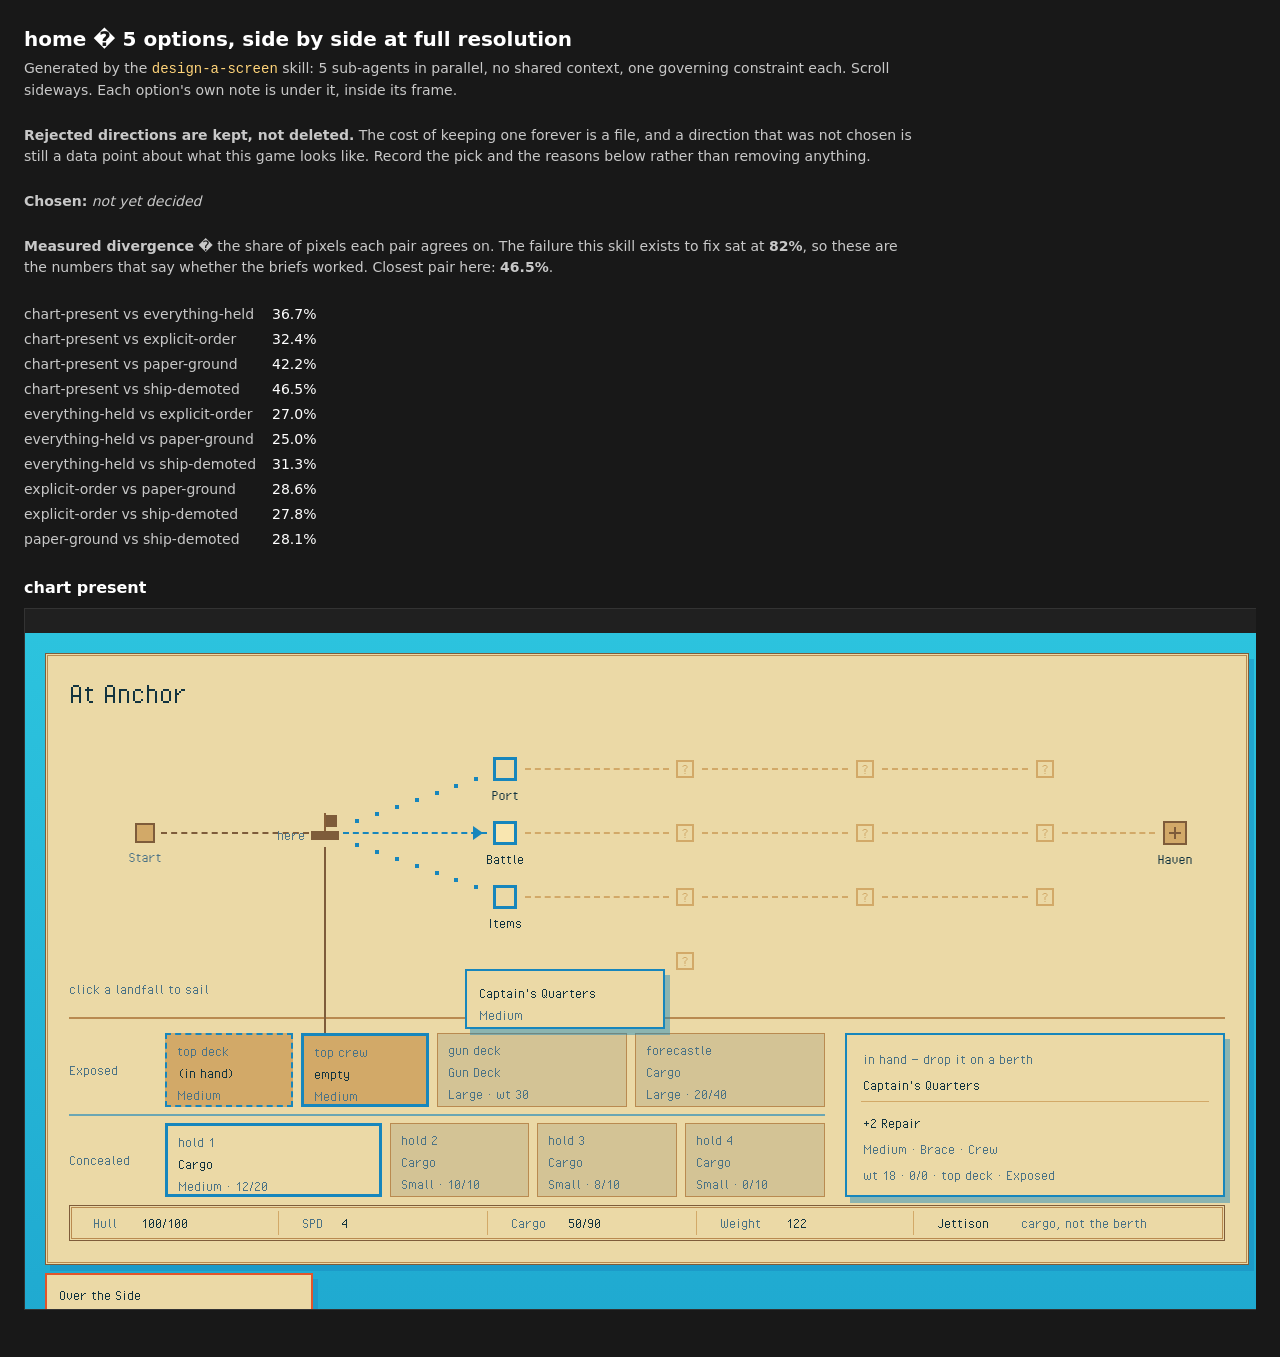
<file: docs/ui/mock/home/index.html>
<!doctype html>
<html lang="en">
  <head>
    <meta charset="utf-8" />
    <title>home � 5 options</title>
    <style>
      body {
        margin: 0;
        padding: 24px;
        background: #181818;
        color: #c8c8c8;
        font: 14px/1.5 system-ui, sans-serif;
      }
      h1 { color: #fff; font-size: 20px; margin: 0 0 4px; }
      p.lede { margin: 0 0 24px; max-width: 900px; }
      .row { display: flex; gap: 24px; overflow-x: auto; padding-bottom: 24px; }
      .option { flex: 0 0 auto; }
      .option h2 { color: #fff; font-size: 16px; margin: 0 0 8px; }
      .option iframe { width: 1244px; height: 700px; border: 1px solid #333; display: block; }
      code { color: #ffd479; }
      table { border-collapse: collapse; margin: 0 0 24px; }
      td { padding: 2px 16px 2px 0; }
      td.n { text-align: right; color: #fff; }
      td.hot { color: #ff8f6b; }
    </style>
  </head>
  <body>
    <h1>home � 5 options, side by side at full resolution</h1>
    <p class="lede">
      Generated by the <code>design-a-screen</code> skill: 5 sub-agents in parallel, no
      shared context, one governing constraint each. Scroll sideways. Each option's own note is
      under it, inside its frame.
    </p>
    <p class="lede">
      <strong>Rejected directions are kept, not deleted.</strong> The cost of keeping one forever
      is a file, and a direction that was not chosen is still a data point about what this game
      looks like. Record the pick and the reasons below rather than removing anything.
    </p>
    <p class="lede"><strong>Chosen:</strong> <em>not yet decided</em></p>
    <p class="lede">
      <strong>Measured divergence</strong> � the share of pixels each pair agrees on. The failure
      this skill exists to fix sat at <strong>82%</strong>, so these are the numbers that say
      whether the briefs worked. Closest pair here: <strong>46.5%</strong>.
    </p>
    <table>
      <tr><td>chart-present vs everything-held</td><td class="n">36.7%</td></tr>
      <tr><td>chart-present vs explicit-order</td><td class="n">32.4%</td></tr>
      <tr><td>chart-present vs paper-ground</td><td class="n">42.2%</td></tr>
      <tr><td>chart-present vs ship-demoted</td><td class="n">46.5%</td></tr>
      <tr><td>everything-held vs explicit-order</td><td class="n">27.0%</td></tr>
      <tr><td>everything-held vs paper-ground</td><td class="n">25.0%</td></tr>
      <tr><td>everything-held vs ship-demoted</td><td class="n">31.3%</td></tr>
      <tr><td>explicit-order vs paper-ground</td><td class="n">28.6%</td></tr>
      <tr><td>explicit-order vs ship-demoted</td><td class="n">27.8%</td></tr>
      <tr><td>paper-ground vs ship-demoted</td><td class="n">28.1%</td></tr>

    </table>

    <div class="row">
      <div class="option">
        <h2>chart present</h2>
        <iframe src="chart-present.html" title="chart present"></iframe>
      </div>
      <div class="option">
        <h2>everything held</h2>
        <iframe src="everything-held.html" title="everything held"></iframe>
      </div>
      <div class="option">
        <h2>explicit order</h2>
        <iframe src="explicit-order.html" title="explicit order"></iframe>
      </div>
      <div class="option">
        <h2>paper ground</h2>
        <iframe src="paper-ground.html" title="paper ground"></iframe>
      </div>
      <div class="option">
        <h2>ship demoted</h2>
        <iframe src="ship-demoted.html" title="ship demoted"></iframe>
      </div>

    </div>
  </body>
</html>
</file>
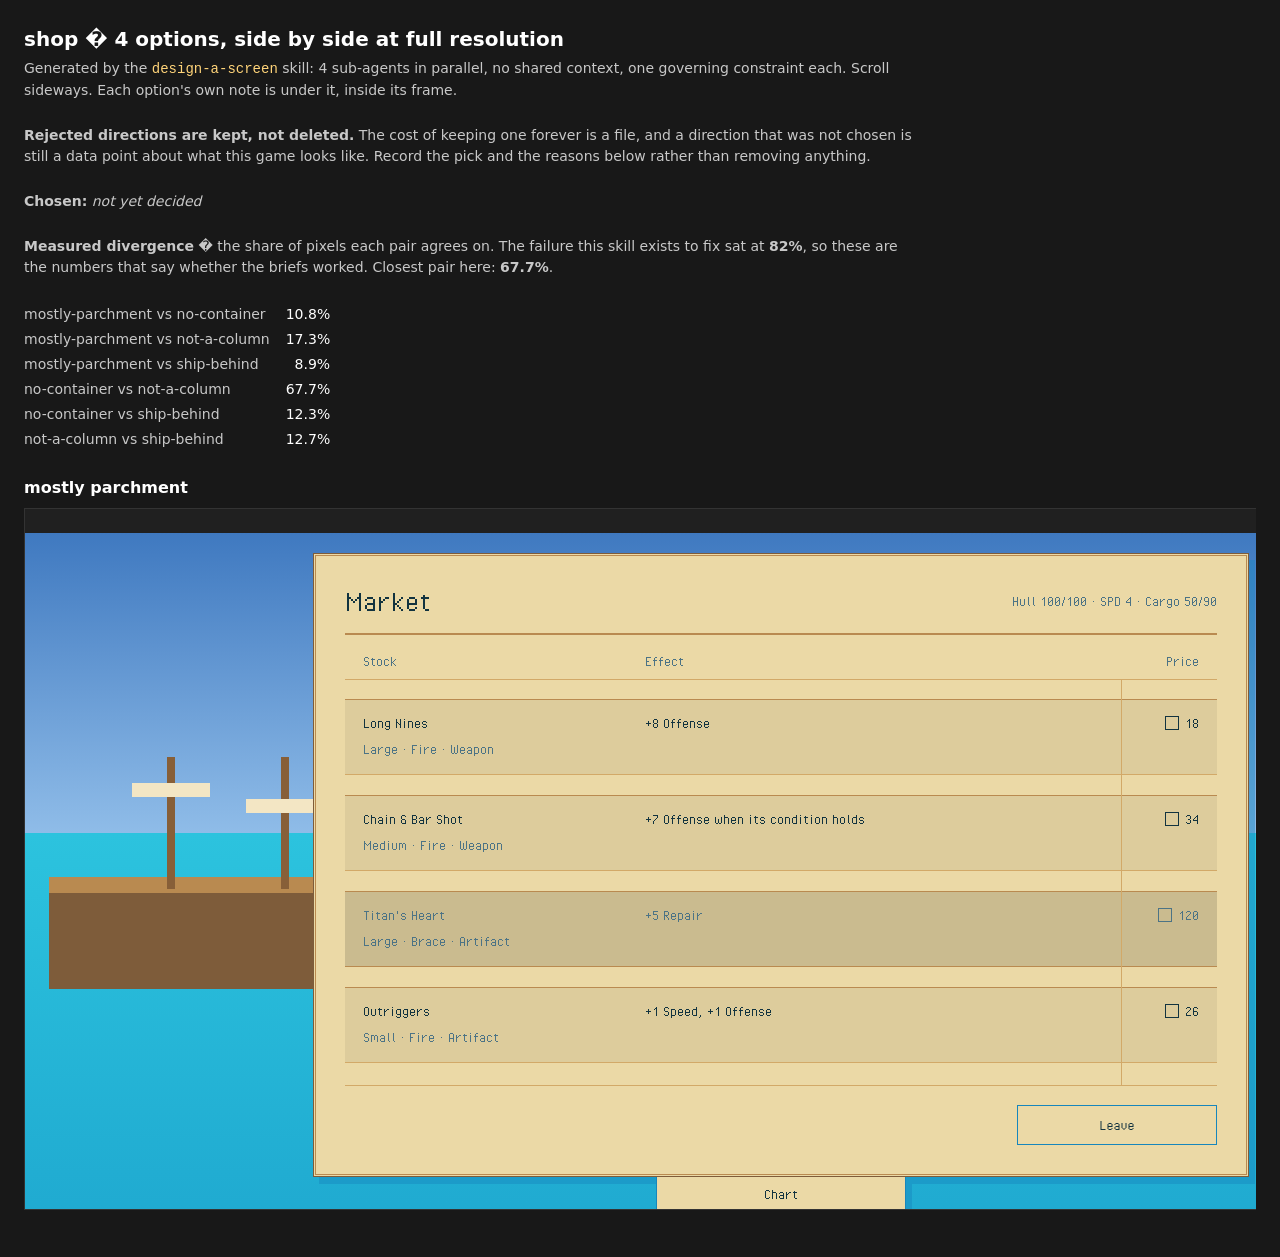
<file: docs/ui/mock/shop/index.html>
<!doctype html>
<html lang="en">
  <head>
    <meta charset="utf-8" />
    <title>shop � 4 options</title>
    <style>
      body {
        margin: 0;
        padding: 24px;
        background: #181818;
        color: #c8c8c8;
        font: 14px/1.5 system-ui, sans-serif;
      }
      h1 { color: #fff; font-size: 20px; margin: 0 0 4px; }
      p.lede { margin: 0 0 24px; max-width: 900px; }
      .row { display: flex; gap: 24px; overflow-x: auto; padding-bottom: 24px; }
      .option { flex: 0 0 auto; }
      .option h2 { color: #fff; font-size: 16px; margin: 0 0 8px; }
      .option iframe { width: 1244px; height: 700px; border: 1px solid #333; display: block; }
      code { color: #ffd479; }
      table { border-collapse: collapse; margin: 0 0 24px; }
      td { padding: 2px 16px 2px 0; }
      td.n { text-align: right; color: #fff; }
      td.hot { color: #ff8f6b; }
    </style>
  </head>
  <body>
    <h1>shop � 4 options, side by side at full resolution</h1>
    <p class="lede">
      Generated by the <code>design-a-screen</code> skill: 4 sub-agents in parallel, no
      shared context, one governing constraint each. Scroll sideways. Each option's own note is
      under it, inside its frame.
    </p>
    <p class="lede">
      <strong>Rejected directions are kept, not deleted.</strong> The cost of keeping one forever
      is a file, and a direction that was not chosen is still a data point about what this game
      looks like. Record the pick and the reasons below rather than removing anything.
    </p>
    <p class="lede"><strong>Chosen:</strong> <em>not yet decided</em></p>
    <p class="lede">
      <strong>Measured divergence</strong> � the share of pixels each pair agrees on. The failure
      this skill exists to fix sat at <strong>82%</strong>, so these are the numbers that say
      whether the briefs worked. Closest pair here: <strong>67.7%</strong>.
    </p>
    <table>
      <tr><td>mostly-parchment vs no-container</td><td class="n">10.8%</td></tr>
      <tr><td>mostly-parchment vs not-a-column</td><td class="n">17.3%</td></tr>
      <tr><td>mostly-parchment vs ship-behind</td><td class="n">8.9%</td></tr>
      <tr><td>no-container vs not-a-column</td><td class="n">67.7%</td></tr>
      <tr><td>no-container vs ship-behind</td><td class="n">12.3%</td></tr>
      <tr><td>not-a-column vs ship-behind</td><td class="n">12.7%</td></tr>

    </table>

    <div class="row">
      <div class="option">
        <h2>mostly parchment</h2>
        <iframe src="mostly-parchment.html" title="mostly parchment"></iframe>
      </div>
      <div class="option">
        <h2>no container</h2>
        <iframe src="no-container.html" title="no container"></iframe>
      </div>
      <div class="option">
        <h2>not a column</h2>
        <iframe src="not-a-column.html" title="not a column"></iframe>
      </div>
      <div class="option">
        <h2>ship behind</h2>
        <iframe src="ship-behind.html" title="ship behind"></iframe>
      </div>

    </div>
  </body>
</html>
</file>
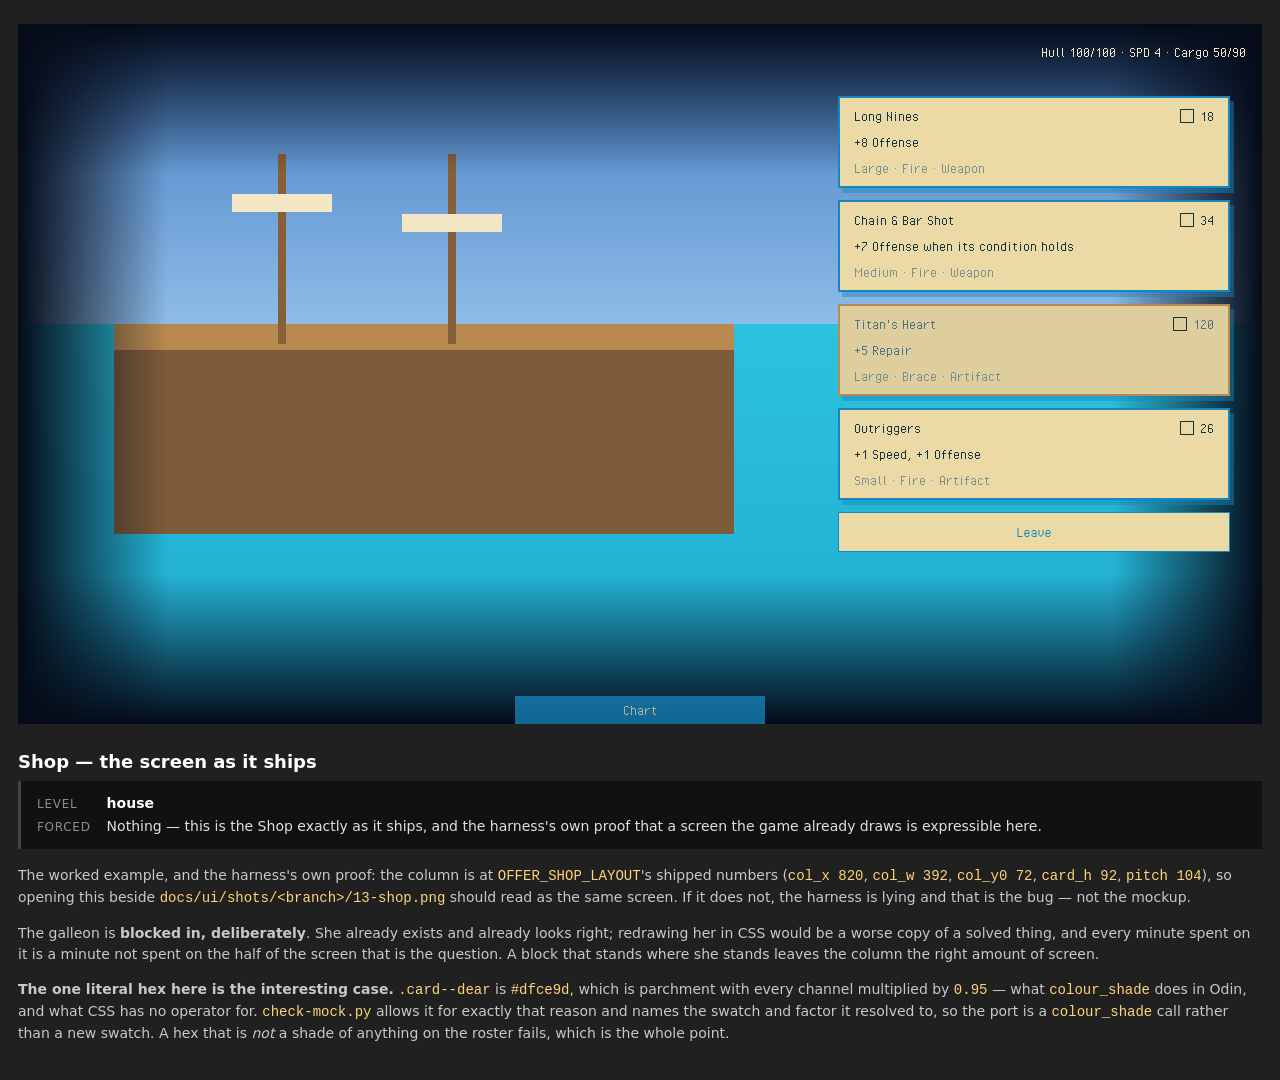
<file: docs/ui/mock/shop.html>
<!doctype html>
<html lang="en">
  <head>
    <meta charset="utf-8" />
    <title>Shop — mockup</title>
    <link rel="stylesheet" href="harness.css" />
    <style>
      /* The galleon, blocked in. A mockup is not the place to redraw a hull that already
       * exists and already looks right — the block stands where she stands so the column
       * has the right amount of screen left over, and nothing more is claimed for it. */
      .hull {
        left: 96px;
        top: 300px;
        width: 620px;
        height: 210px;
        background: var(--rock);
        border-top: 26px solid var(--cliff);
      }

      .mast {
        top: 130px;
        width: 8px;
        height: 190px;
        background: var(--trunk);
      }

      .sail {
        height: 18px;
        background: var(--cream-bright);
      }

      .horizon {
        left: 0;
        top: 0;
        width: 1244px;
        height: 300px;
        background: linear-gradient(to bottom, var(--sky-high), var(--haze));
      }

      .water {
        left: 0;
        top: 300px;
        width: 1244px;
        height: 400px;
        background: linear-gradient(to bottom, var(--sea-bright), var(--sea));
      }

      /* The column, at the geometry OFFER_SHOP_LAYOUT actually ships:
       * col_x 820, col_w 392, col_y0 72, card_h 92, pitch 104, leave_gap 16, leave_h 40. */
      .column {
        left: 820px;
        top: 72px;
        width: 392px;
      }

      .card {
        position: relative;
        height: 92px;
        margin-bottom: 12px; /* pitch 104 - card_h 92 */
        padding: 10px 14px;
      }

      .card .name {
        position: absolute;
        left: 14px;
        top: 10px;
      }

      .card .intent {
        position: absolute;
        left: 14px;
        top: 36px;
      }

      .card .spec {
        position: absolute;
        left: 14px;
        top: 62px;
        opacity: 0.7;
      }

      .card .price {
        position: absolute;
        right: 14px;
        top: 10px;
      }

      .crate {
        display: inline-block;
        width: 14px;
        height: 14px;
        border: 1px solid var(--ink);
        margin-right: 6px;
        vertical-align: -2px;
      }

      /* Unaffordable dims by TONE, never by alpha: over a bright sea, translucency costs a
       * panel its own ground and the water reads through the card as a stain (ADR-0032). */
      .card--dear {
        background: #dfce9d; /* parchment shaded 0.95, which is colour_shade's job in Odin */
        border-color: var(--cliff);
        color: var(--ink-muted);
      }

      .leave {
        height: 40px;
        margin-top: 4px; /* leave_gap 16 - the 12px the last card already carries */
        text-align: center;
        line-height: 38px;
        color: var(--sea-deep);
      }

      .stat-line {
        right: 16px;
        top: 20px;
      }

      .chart-tab {
        left: 497px;
        bottom: 0;
        width: 250px;
        height: 28px;
        background: var(--sea-deep);
        opacity: 0.75;
        text-align: center;
        line-height: 28px;
      }
    </style>
  </head>
  <body>
    <div class="stage">
      <div class="at horizon"></div>
      <div class="at water"></div>

      <div class="at hull"></div>
      <div class="at mast" style="left: 260px"></div>
      <div class="at mast" style="left: 430px"></div>
      <div class="at sail" style="left: 214px; top: 170px; width: 100px"></div>
      <div class="at sail" style="left: 384px; top: 190px; width: 100px"></div>

      <!-- The vignette frames the world, and the chrome sits on top of it — the order
           draw_offer_shop composes in. Over the chrome instead, it would dim the one thing
           on the screen that has to stay legible. -->
      <div class="vignette"></div>

      <div class="at stat-line body over-water">Hull 100/100 &middot; SPD 4 &middot; Cargo 50/90</div>

      <div class="at column">
        <div class="card frame-card cast-shadow">
          <span class="name body">Long Nines</span>
          <span class="intent body">+8 Offense</span>
          <span class="spec body muted">Large &middot; Fire &middot; Weapon</span>
          <span class="price body"><i class="crate"></i>18</span>
        </div>

        <div class="card frame-card cast-shadow">
          <span class="name body">Chain &amp; Bar Shot</span>
          <span class="intent body">+7 Offense when its condition holds</span>
          <span class="spec body muted">Medium &middot; Fire &middot; Weapon</span>
          <span class="price body"><i class="crate"></i>34</span>
        </div>

        <div class="card frame-card card--dear cast-shadow">
          <span class="name body">Titan's Heart</span>
          <span class="intent body">+5 Repair</span>
          <span class="spec body muted">Large &middot; Brace &middot; Artifact</span>
          <span class="price body"><i class="crate"></i>120</span>
        </div>

        <div class="card frame-card cast-shadow">
          <span class="name body">Outriggers</span>
          <span class="intent body">+1 Speed, +1 Offense</span>
          <span class="spec body muted">Small &middot; Fire &middot; Artifact</span>
          <span class="price body"><i class="crate"></i>26</span>
        </div>

        <div class="leave frame-button body">Leave</div>
      </div>

      <div class="at chart-tab body over-water">Chart</div>
    </div>

    <div class="note">
      <h1>Shop — the screen as it ships</h1>
      <dl class="port-cost">
        <dt>level</dt><dd class="level">house</dd>
        <dt>forced</dt><dd>Nothing — this is the Shop exactly as it ships, and the harness's own proof that a screen the game already draws is expressible here.</dd>
      </dl>
      <p>
        The worked example, and the harness's own proof: the column is at
        <code>OFFER_SHOP_LAYOUT</code>'s shipped numbers (<code>col_x 820</code>,
        <code>col_w 392</code>, <code>col_y0 72</code>, <code>card_h 92</code>,
        <code>pitch 104</code>), so opening this beside
        <code>docs/ui/shots/&lt;branch&gt;/13-shop.png</code> should read as the same screen. If it
        does not, the harness is lying and that is the bug — not the mockup.
      </p>
      <p>
        The galleon is <strong>blocked in, deliberately</strong>. She already exists and already
        looks right; redrawing her in CSS would be a worse copy of a solved thing, and every
        minute spent on it is a minute not spent on the half of the screen that is the question.
        A block that stands where she stands leaves the column the right amount of screen.
      </p>
      <p>
        <strong>The one literal hex here is the interesting case.</strong>
        <code>.card--dear</code> is <code>#dfce9d</code>, which is parchment with every channel
        multiplied by <code>0.95</code> — what <code>colour_shade</code> does in Odin, and what CSS
        has no operator for. <code>check-mock.py</code> allows it for exactly that reason and names
        the swatch and factor it resolved to, so the port is a <code>colour_shade</code> call
        rather than a new swatch. A hex that is <em>not</em> a shade of anything on the roster
        fails, which is the whole point.
      </p>
    </div>
  </body>
</html>
</file>
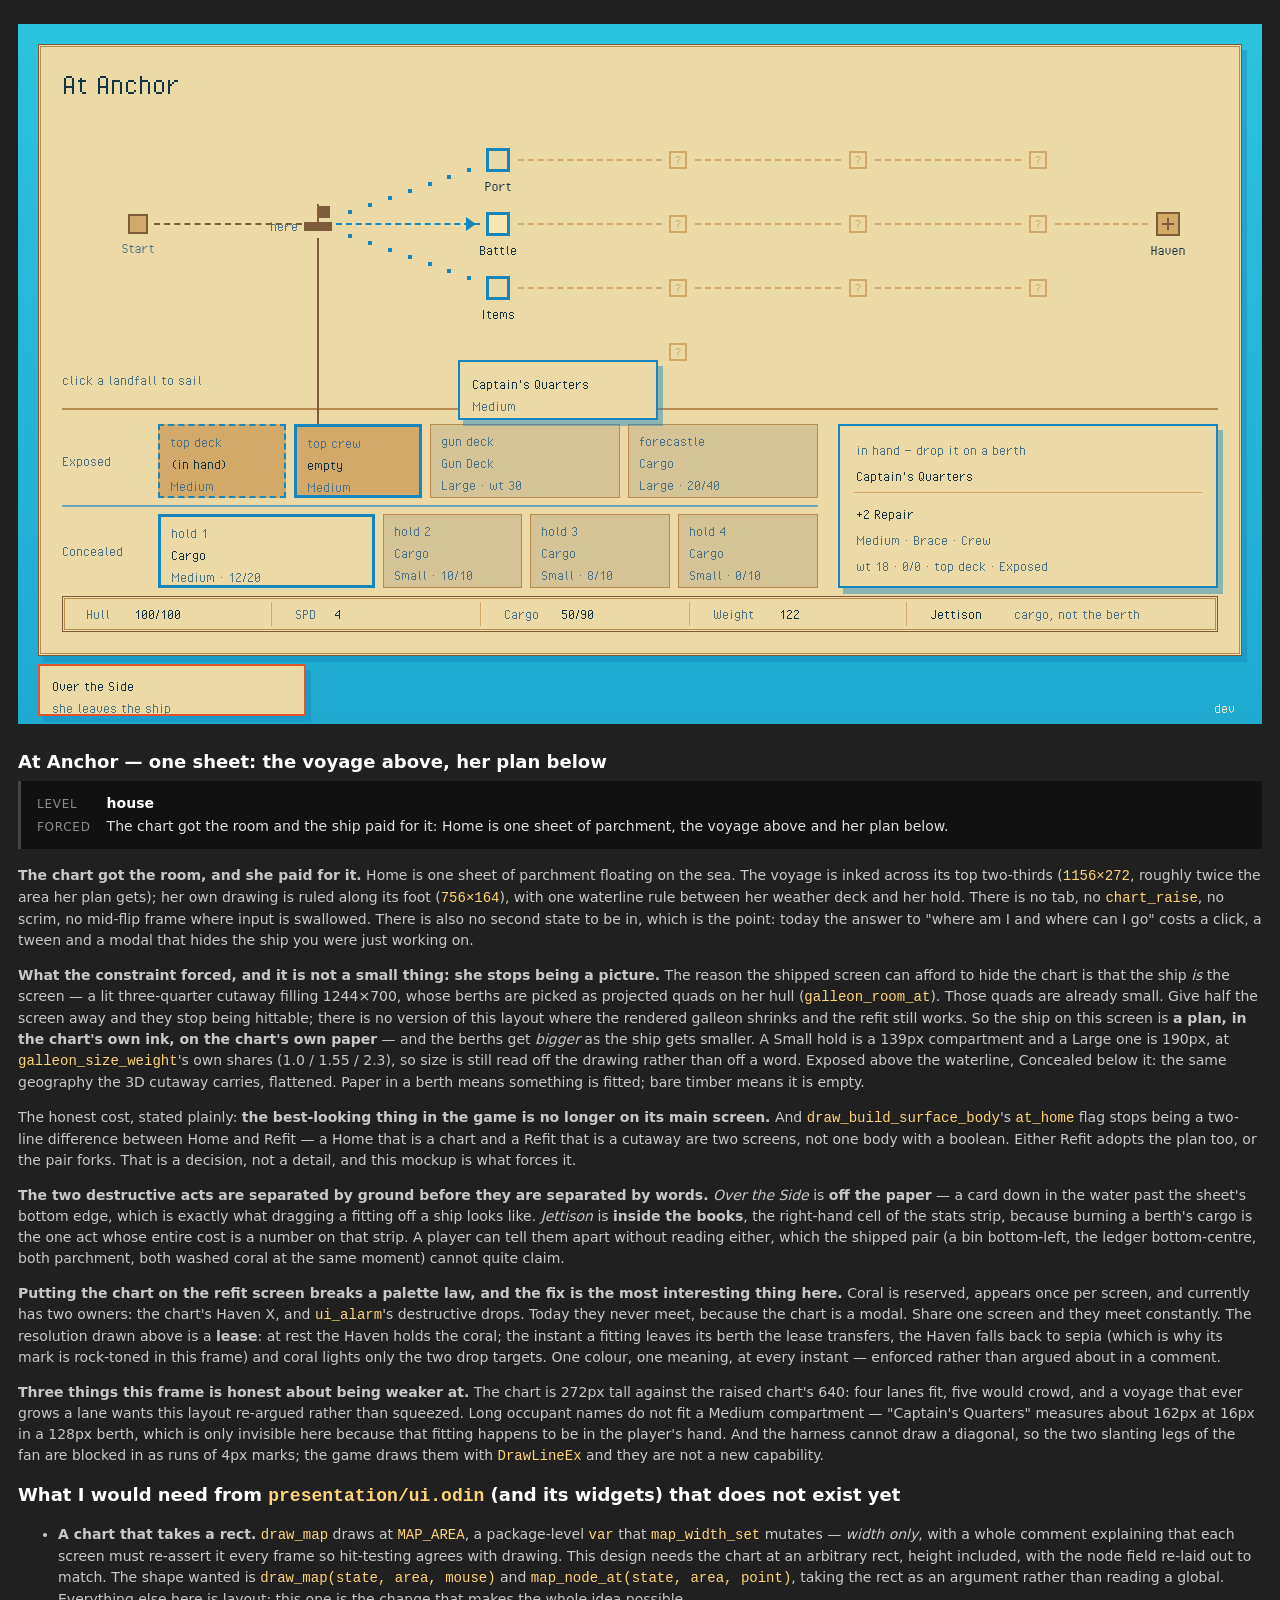
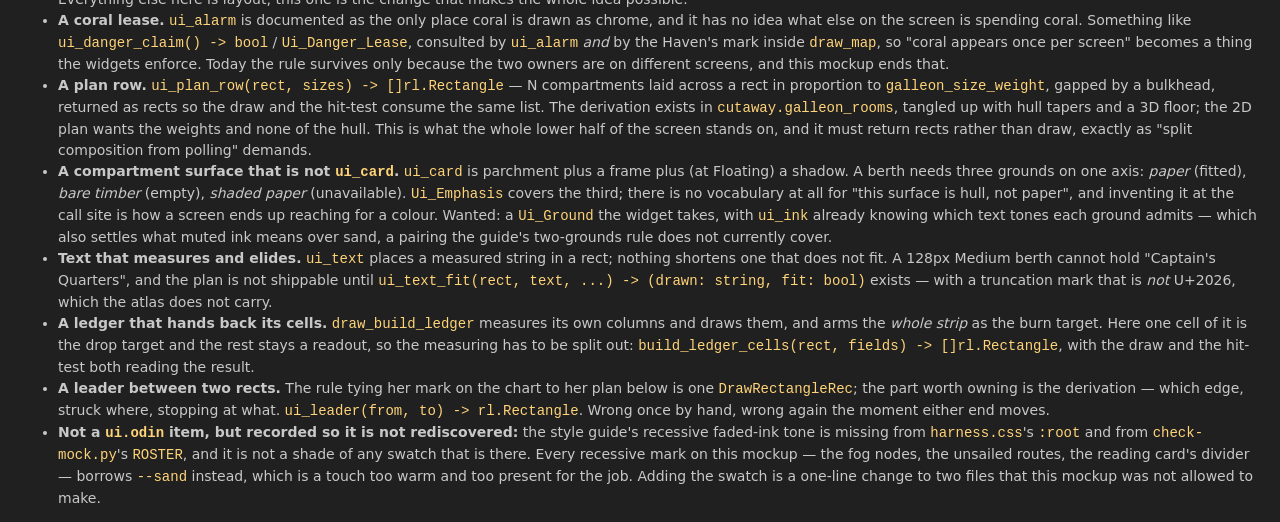
<file: docs/ui/mock/home/chart-present.html>
<!doctype html>
<html lang="en">
  <head>
    <meta charset="utf-8" />
    <title>At Anchor — one sheet: the voyage above, her plan below</title>
    <link rel="stylesheet" href="../harness.css" />
    <style>
      /* ==================================================================== the ground

         The chart got the room, and it got it by becoming the SCREEN rather than an
         overlay on one. The whole of Home is a single sheet of parchment floating on the
         sea: the voyage inked across its top two-thirds, her own plan ruled along its
         foot, one waterline rule dividing her weather deck from her hold. Nothing rises
         and nothing is raised — there is no second state to be in.

         The sea survives as a margin and as the water under the bottom-left corner,
         which is where a fitting goes when it goes over the side. That margin is doing
         real work: the roster's contrast engine is warm-versus-cool, and a screen that
         is parchment edge to edge has no cool on it at all. */
      .sea {
        left: 0;
        top: 0;
        width: 1244px;
        height: 700px;
        background: linear-gradient(to bottom, var(--sea-bright), var(--sea));
      }

      /* Every shadow on this screen is an explicit second rectangle at the offset the
         harness's .cast-shadow draws — the game's own idiom (a DrawRectangleRec under
         rl.Fade(COLOUR_SEA_DEEP, 0.45)), spelled out because the sheet is the ground for
         everything else and its shadow must not be able to sort behind the water. */
      .shade {
        background: var(--sea-deep);
        opacity: 0.45;
      }

      .sheet {
        left: 20px;
        top: 20px;
        width: 1204px;
        height: 612px;
      }

      /* ==================================================================== the voyage

         x 44..1200, y 96..368. Layers run left to right — Start behind her, the Haven at
         the right edge — exactly as compute_node_positions lays them out, at half the
         height the raised chart gets today. */
      .node {
        border: 2px solid var(--rock);
        background: var(--sand);
      }

      /* Reachable: the interactive tone, a heavier run, and the only marks on the sheet a
         click does anything to. */
      .node--reach {
        width: 24px;
        height: 24px;
        border: 3px solid var(--sea-deep);
        background: var(--parchment);
      }

      /* Hover is the caret plus the ground lifting — never a change of colour. The lift
         is parchment shaded 1.060, which is colour_shade with a factor above 1; over a
         warm ground "lighter" is the only direction "lifted" can mean. */
      .lift {
        background: #f9e6b0;
      }

      .caret {
        width: 0;
        height: 0;
        border-top: 7px solid transparent;
        border-bottom: 7px solid transparent;
        border-left: 10px solid var(--sea-deep);
      }

      /* Fog ahead: the recessive register. The style guide's faded-ink swatch is not in
         the harness roster (nor in check-mock.py's), so sand stands in for it here — see
         the note. */
      .node--fog {
        width: 18px;
        height: 18px;
        border: 2px solid var(--sand);
        background: none;
        text-align: center;
        line-height: 14px;
        color: var(--sand);
      }

      /* A route the game draws with DrawLineEx. The harness has no diagonal, so the two
         slanting legs of the fan are blocked in as runs of 4px marks and the level ones
         as dashed border runs. Both port to the same call. */
      .dot {
        width: 4px;
        height: 4px;
        background: var(--sea-deep);
      }

      .link {
        height: 2px;
        border-top: 2px dashed var(--sand);
      }

      .link--behind {
        border-top-color: var(--rock);
      }

      .link--ahead {
        border-top-color: var(--sea-deep);
      }

      /* The scale break. Above it you are a mile up looking at the sea; below it you are
         alongside looking into her. One rule is the whole announcement. */
      .rule {
        left: 44px;
        width: 1156px;
        height: 2px;
        background: var(--cliff);
      }

      /* The leader that ties the two halves together: from the mark on the chart where she
         lies, straight down through the scale break, into her own plan. Without it the
         screen is two drawings; with it, it is one ship in one place. */
      .leader {
        left: 299px;
        top: 214px;
        width: 2px;
        height: 186px;
        background: var(--rock);
      }

      /* ==================================================================== her plan

         The cutaway, flattened. Her berths keep the geography they carry in three
         dimensions (cutaway/galleon.odin): the four Exposed berths are the weather-deck
         structures in a row above the waterline, the four Concealed ones are one
         below-deck floor cut into compartments under it — and each compartment's LENGTH
         is its slot size, at galleon_size_weight's own shares (Small 1.0, Medium 1.55,
         Large 2.3). Size is read off the drawing, never off a word. */
      .waterline {
        left: 44px;
        top: 481px;
        width: 756px;
        height: 2px;
        background: var(--sea-deep);
        opacity: 0.6;
      }

      .band {
        left: 44px;
        width: 88px;
        color: var(--ink-muted);
      }

      .comp {
        height: 74px;
      }

      .comp span {
        position: absolute;
        left: 10px;
      }

      .comp .r0 {
        top: 8px;
      }

      .comp .r1 {
        top: 30px;
      }

      .comp .r2 {
        top: 52px;
      }

      /* Paper in a berth means something is fitted; bare timber means it is empty. That is
         the whole filled/empty signal, and it needs no badge. */
      .comp--filled {
        background: var(--parchment);
        border: 1px solid var(--cliff);
      }

      .comp--empty {
        background: var(--sand);
        border: 1px solid var(--cliff);
      }

      /* Unavailable dims by TONE, never by alpha: over a bright ground translucency costs
         a surface its own paper (ADR-0032). Parchment shaded 0.898, plus duller ink —
         one axis, so a berth cannot dim two of its three rows and ship. */
      .comp--dim {
        background: #d3c395;
        color: var(--ink-muted);
      }

      /* A berth the fitting in hand may land in. Same rule the Build surface already
         applies (build_is_legal_berth): light where it fits, dim the rest. */
      .comp--legal {
        border: 3px solid var(--sea-deep);
      }

      /* Where the card in hand came from. Dashed, because it is not empty — it is waiting
         for her back. */
      .comp--source {
        background: var(--sand);
        border: 2px dashed var(--sea-deep);
      }

      /* The card in hand, mid-flight over the chart. It follows the cursor; that is what
         says "in hand", so it needs no tone of its own — only a shadow, because a card in
         hand is one that has been lifted off the sheet. */
      .ghost {
        left: 440px;
        top: 336px;
        width: 200px;
        height: 60px;
      }

      .ghost span {
        position: absolute;
        left: 12px;
      }

      /* ==================================================================== the reading

         The berth under the cursor, or — as here — the berth in your hand. A fixed berth
         on the sheet rather than a card that chases the mouse: the chart is under the
         cursor at all times now, and a description that followed it would be a card
         thrown across the voyage on every move. */
      .reading {
        left: 820px;
        top: 400px;
        width: 380px;
        height: 164px;
      }

      .reading span {
        position: absolute;
        left: 16px;
      }

      /* ==================================================================== the books

         Always visible, always on paper, and its right-hand cell is the second of the two
         destructive acts. */
      .ledger {
        left: 44px;
        top: 572px;
        width: 1156px;
        height: 36px;
      }

      .tick {
        width: 1px;
        height: 24px;
        top: 578px;
        background: var(--sand);
      }

      /* ==================================================================== over the side

         The first destructive act, and it is OFF THE PAPER — down in the water past the
         sheet's bottom edge. The distinction from the ledger's jettison is carried by
         ground and place before it is carried by any word: one drop takes the fitting out
         of the ship, the other strikes a number off her books. Coral is drawn here only
         while something is actually in the air (ui_alarm) — see the note on the lease. */
      .bin {
        left: 20px;
        top: 640px;
        width: 268px;
        height: 52px;
        background: var(--parchment);
        border: 2px solid var(--coral);
      }

      .bin span {
        position: absolute;
        left: 12px;
      }
    </style>
  </head>
  <body>
    <div class="stage">
      <div class="at sea"></div>

      <!-- Paper over water is opaque and casts a shadow (style guide, Framing). -->
      <div class="at shade" style="left: 25px; top: 26px; width: 1204px; height: 612px"></div>
      <div class="at sheet frame-panel"></div>

      <div class="at title" style="left: 44px; top: 44px">At Anchor</div>

      <!-- ------------------------------------------------------------- the voyage -->

      <!-- The road behind her, in the strong sepia register. -->
      <div class="at link link--behind" style="left: 136px; top: 199px; width: 148px"></div>
      <div class="at node" style="left: 110px; top: 190px; width: 20px; height: 20px"></div>
      <div class="at body muted" style="left: 80px; top: 216px; width: 80px; text-align: center">Start</div>

      <!-- Where she lies now — her own mark on the chart, blocked in as the sprite that
           already exists rather than redrawn. -->
      <div class="at body muted" style="left: 232px; top: 194px; width: 48px; text-align: right">here</div>
      <div class="at" style="left: 286px; top: 198px; width: 28px; height: 9px; background: var(--rock)"></div>
      <div class="at" style="left: 299px; top: 180px; width: 2px; height: 18px; background: var(--trunk)"></div>
      <div class="at" style="left: 301px; top: 182px; width: 11px; height: 12px; background: var(--rock)"></div>

      <!-- The fan: the three landfalls she can reach from here. This is the way out of the
           screen, and it is never more than one click away because it is never hidden. -->
      <div class="at dot" style="left: 330px; top: 186px"></div>
      <div class="at dot" style="left: 350px; top: 179px"></div>
      <div class="at dot" style="left: 370px; top: 172px"></div>
      <div class="at dot" style="left: 390px; top: 165px"></div>
      <div class="at dot" style="left: 410px; top: 158px"></div>
      <div class="at dot" style="left: 429px; top: 151px"></div>
      <div class="at dot" style="left: 449px; top: 144px"></div>

      <div class="at link link--ahead" style="left: 318px; top: 199px; width: 144px"></div>

      <div class="at dot" style="left: 330px; top: 210px"></div>
      <div class="at dot" style="left: 350px; top: 217px"></div>
      <div class="at dot" style="left: 370px; top: 224px"></div>
      <div class="at dot" style="left: 390px; top: 231px"></div>
      <div class="at dot" style="left: 410px; top: 238px"></div>
      <div class="at dot" style="left: 429px; top: 245px"></div>
      <div class="at dot" style="left: 449px; top: 252px"></div>

      <div class="at node--reach" style="left: 468px; top: 124px"></div>
      <div class="at body" style="left: 430px; top: 154px; width: 100px; text-align: center">Port</div>

      <div class="at node--reach" style="left: 468px; top: 188px"></div>
      <div class="at lift" style="left: 471px; top: 191px; width: 18px; height: 18px"></div>
      <div class="at caret" style="left: 448px; top: 193px"></div>
      <div class="at body" style="left: 430px; top: 218px; width: 100px; text-align: center">Battle</div>

      <div class="at node--reach" style="left: 468px; top: 252px"></div>
      <div class="at body" style="left: 430px; top: 282px; width: 100px; text-align: center">Items</div>

      <div class="at body muted" style="left: 44px; top: 348px">click a landfall to sail</div>

      <!-- The fog ahead. -->
      <div class="at link" style="left: 500px; top: 135px; width: 144px"></div>
      <div class="at link" style="left: 500px; top: 199px; width: 144px"></div>
      <div class="at link" style="left: 500px; top: 263px; width: 144px"></div>
      <div class="at node--fog body" style="left: 651px; top: 127px">?</div>
      <div class="at node--fog body" style="left: 651px; top: 191px">?</div>
      <div class="at node--fog body" style="left: 651px; top: 255px">?</div>
      <div class="at node--fog body" style="left: 651px; top: 319px">?</div>

      <div class="at link" style="left: 677px; top: 135px; width: 146px"></div>
      <div class="at link" style="left: 677px; top: 199px; width: 146px"></div>
      <div class="at link" style="left: 677px; top: 263px; width: 146px"></div>
      <div class="at node--fog body" style="left: 831px; top: 127px">?</div>
      <div class="at node--fog body" style="left: 831px; top: 191px">?</div>
      <div class="at node--fog body" style="left: 831px; top: 255px">?</div>

      <div class="at link" style="left: 857px; top: 135px; width: 146px"></div>
      <div class="at link" style="left: 857px; top: 199px; width: 146px"></div>
      <div class="at link" style="left: 857px; top: 263px; width: 146px"></div>
      <div class="at node--fog body" style="left: 1011px; top: 127px">?</div>
      <div class="at node--fog body" style="left: 1011px; top: 191px">?</div>
      <div class="at node--fog body" style="left: 1011px; top: 255px">?</div>

      <div class="at link" style="left: 1037px; top: 199px; width: 93px"></div>

      <!-- The Haven. Its mark is the coral X everywhere else; here it is inked in sepia,
           because a fitting is in the air and coral is spoken for. See the note. -->
      <div class="at node" style="left: 1138px; top: 188px; width: 24px; height: 24px"></div>
      <div class="at" style="left: 1144px; top: 199px; width: 12px; height: 2px; background: var(--rock)"></div>
      <div class="at" style="left: 1149px; top: 194px; width: 2px; height: 12px; background: var(--rock)"></div>
      <div class="at body" style="left: 1110px; top: 218px; width: 80px; text-align: center">Haven</div>

      <!-- ------------------------------------------------------------ the scale break -->

      <div class="at rule" style="top: 384px"></div>
      <div class="at leader"></div>

      <!-- ------------------------------------------------------------- her plan -->

      <div class="at band body" style="top: 429px">Exposed</div>
      <div class="at band body" style="top: 519px">Concealed</div>
      <div class="at waterline"></div>

      <!-- Weather deck, stern to bow, widths at galleon_size_weight's shares. -->
      <div class="at comp comp--source" style="left: 140px; top: 400px; width: 128px">
        <span class="r0 body muted">top deck</span>
        <span class="r1 body">(in hand)</span>
        <span class="r2 body muted">Medium</span>
      </div>

      <div class="at comp comp--empty comp--legal" style="left: 276px; top: 400px; width: 128px">
        <span class="r0 body muted">top crew</span>
        <span class="r1 body">empty</span>
        <span class="r2 body muted">Medium</span>
      </div>

      <div class="at comp comp--filled comp--dim" style="left: 412px; top: 400px; width: 190px">
        <span class="r0 body">gun deck</span>
        <span class="r1 body">Gun Deck</span>
        <span class="r2 body">Large &middot; wt 30</span>
      </div>

      <div class="at comp comp--filled comp--dim" style="left: 610px; top: 400px; width: 190px">
        <span class="r0 body">forecastle</span>
        <span class="r1 body">Cargo</span>
        <span class="r2 body">Large &middot; 20/40</span>
      </div>

      <!-- The hold: one floor, four compartments, lengths by size. -->
      <div class="at comp comp--filled comp--legal" style="left: 140px; top: 490px; width: 217px">
        <span class="r0 body muted">hold 1</span>
        <span class="r1 body">Cargo</span>
        <span class="r2 body muted">Medium &middot; 12/20</span>
      </div>

      <div class="at comp comp--filled comp--dim" style="left: 365px; top: 490px; width: 139px">
        <span class="r0 body">hold 2</span>
        <span class="r1 body">Cargo</span>
        <span class="r2 body">Small &middot; 10/10</span>
      </div>

      <div class="at comp comp--filled comp--dim" style="left: 512px; top: 490px; width: 140px">
        <span class="r0 body">hold 3</span>
        <span class="r1 body">Cargo</span>
        <span class="r2 body">Small &middot; 8/10</span>
      </div>

      <div class="at comp comp--filled comp--dim" style="left: 660px; top: 490px; width: 140px">
        <span class="r0 body">hold 4</span>
        <span class="r1 body">Cargo</span>
        <span class="r2 body">Small &middot; 0/10</span>
      </div>

      <!-- The card in hand, carried across the chart on its way down to a berth. -->
      <div class="at shade" style="left: 445px; top: 342px; width: 200px; height: 60px"></div>
      <div class="at ghost frame-card">
        <span class="body" style="top: 14px">Captain's Quarters</span>
        <span class="body muted" style="top: 36px">Medium</span>
      </div>

      <!-- ------------------------------------------------------------- the reading -->

      <div class="at shade" style="left: 825px; top: 406px; width: 380px; height: 164px"></div>
      <div class="at reading frame-card">
        <span class="body muted" style="top: 16px">in hand &mdash; drop it on a berth</span>
        <span class="body" style="top: 42px">Captain's Quarters</span>
        <span class="body" style="top: 80px">+2 Repair</span>
        <span class="body muted" style="top: 106px">Medium &middot; Brace &middot; Crew</span>
        <span class="body muted" style="top: 132px">wt 18 &middot; 0/0 &middot; top deck &middot; Exposed</span>
      </div>
      <div class="at" style="left: 836px; top: 468px; width: 348px; height: 1px; background: var(--sand)"></div>

      <!-- ------------------------------------------------------------- the books -->

      <div class="at ledger frame-panel"></div>

      <div class="at body muted" style="left: 68px; top: 582px">Hull</div>
      <div class="at body" style="left: 116px; top: 582px">100/100</div>
      <div class="at tick" style="left: 253px"></div>

      <div class="at body muted" style="left: 277px; top: 582px">SPD</div>
      <div class="at body" style="left: 316px; top: 582px">4</div>
      <div class="at tick" style="left: 462px"></div>

      <div class="at body muted" style="left: 486px; top: 582px">Cargo</div>
      <div class="at body" style="left: 543px; top: 582px">50/90</div>
      <div class="at tick" style="left: 671px"></div>

      <div class="at body muted" style="left: 695px; top: 582px">Weight</div>
      <div class="at body" style="left: 761px; top: 582px">122</div>
      <div class="at tick" style="left: 888px"></div>

      <!-- The second destructive act, and it lives INSIDE the books: burning a berth's
           cargo is the one act whose whole cost is a number on this strip. Inert here —
           the fitting in hand carries 0/0, so there is nothing to burn, and it takes no
           coral. -->
      <div class="at body" style="left: 912px; top: 582px">Jettison</div>
      <div class="at body muted" style="left: 996px; top: 582px">cargo, not the berth</div>

      <!-- ------------------------------------------------------------- over the side -->

      <div class="at shade" style="left: 25px; top: 646px; width: 268px; height: 52px"></div>
      <div class="at bin">
        <span class="body" style="top: 12px">Over the Side</span>
        <span class="body muted" style="top: 34px">she leaves the ship</span>
      </div>

      <div class="at body over-water" style="left: 1196px; top: 676px">dev</div>
    </div>

    <div class="note">
      <h1>At Anchor — one sheet: the voyage above, her plan below</h1>
      <dl class="port-cost">
        <dt>level</dt><dd class="level">house</dd>
        <dt>forced</dt><dd>The chart got the room and the ship paid for it: Home is one sheet of parchment, the voyage above and her plan below.</dd>
      </dl>

      <p>
        <strong>The chart got the room, and she paid for it.</strong> Home is one sheet of parchment
        floating on the sea. The voyage is inked across its top two-thirds
        (<code>1156&times;272</code>, roughly twice the area her plan gets); her own drawing is ruled
        along its foot (<code>756&times;164</code>), with one waterline rule between her weather deck
        and her hold. There is no tab, no <code>chart_raise</code>, no scrim, no mid-flip frame where
        input is swallowed. There is also no second state to be in, which is the point: today the
        answer to "where am I and where can I go" costs a click, a tween and a modal that hides the
        ship you were just working on.
      </p>

      <p>
        <strong>What the constraint forced, and it is not a small thing: she stops being a picture.</strong>
        The reason the shipped screen can afford to hide the chart is that the ship <em>is</em> the
        screen — a lit three-quarter cutaway filling 1244&times;700, whose berths are picked as
        projected quads on her hull (<code>galleon_room_at</code>). Those quads are already small. Give
        half the screen away and they stop being hittable; there is no version of this layout where
        the rendered galleon shrinks and the refit still works. So the ship on this screen is
        <strong>a plan, in the chart's own ink, on the chart's own paper</strong> — and the berths get
        <em>bigger</em> as the ship gets smaller. A Small hold is a 139px compartment and a Large one
        is 190px, at <code>galleon_size_weight</code>'s own shares (1.0 / 1.55 / 2.3), so size is still
        read off the drawing rather than off a word. Exposed above the waterline, Concealed below it:
        the same geography the 3D cutaway carries, flattened. Paper in a berth means something is
        fitted; bare timber means it is empty.
      </p>

      <p>
        The honest cost, stated plainly: <strong>the best-looking thing in the game is no longer on its
        main screen.</strong> And <code>draw_build_surface_body</code>'s <code>at_home</code> flag stops
        being a two-line difference between Home and Refit — a Home that is a chart and a Refit that is
        a cutaway are two screens, not one body with a boolean. Either Refit adopts the plan too, or
        the pair forks. That is a decision, not a detail, and this mockup is what forces it.
      </p>

      <p>
        <strong>The two destructive acts are separated by ground before they are separated by words.</strong>
        <em>Over the Side</em> is <strong>off the paper</strong> — a card down in the water past the
        sheet's bottom edge, which is exactly what dragging a fitting off a ship looks like.
        <em>Jettison</em> is <strong>inside the books</strong>, the right-hand cell of the stats strip,
        because burning a berth's cargo is the one act whose entire cost is a number on that strip.
        A player can tell them apart without reading either, which the shipped pair (a bin bottom-left,
        the ledger bottom-centre, both parchment, both washed coral at the same moment) cannot quite
        claim.
      </p>

      <p>
        <strong>Putting the chart on the refit screen breaks a palette law, and the fix is the most
        interesting thing here.</strong> Coral is reserved, appears once per screen, and currently has
        two owners: the chart's Haven X, and <code>ui_alarm</code>'s destructive drops. Today they never
        meet, because the chart is a modal. Share one screen and they meet constantly. The resolution
        drawn above is a <strong>lease</strong>: at rest the Haven holds the coral; the instant a
        fitting leaves its berth the lease transfers, the Haven falls back to sepia (which is why its
        mark is rock-toned in this frame) and coral lights only the two drop targets. One colour, one
        meaning, at every instant &mdash; enforced rather than argued about in a comment.
      </p>

      <p>
        <strong>Three things this frame is honest about being weaker at.</strong> The chart is 272px
        tall against the raised chart's 640: four lanes fit, five would crowd, and a voyage that ever
        grows a lane wants this layout re-argued rather than squeezed. Long occupant names do not fit a
        Medium compartment &mdash; "Captain's Quarters" measures about 162px at 16px in a 128px berth,
        which is only invisible here because that fitting happens to be in the player's hand. And the
        harness cannot draw a diagonal, so the two slanting legs of the fan are blocked in as runs of
        4px marks; the game draws them with <code>DrawLineEx</code> and they are not a new capability.
      </p>

      <h1>What I would need from <code>presentation/ui.odin</code> (and its widgets) that does not exist yet</h1>
      <ul>
        <li>
          <strong>A chart that takes a rect.</strong> <code>draw_map</code> draws at
          <code>MAP_AREA</code>, a package-level <code>var</code> that <code>map_width_set</code>
          mutates &mdash; <em>width only</em>, with a whole comment explaining that each screen must
          re-assert it every frame so hit-testing agrees with drawing. This design needs the chart at an
          arbitrary rect, height included, with the node field re-laid out to match. The shape wanted is
          <code>draw_map(state, area, mouse)</code> and <code>map_node_at(state, area, point)</code>,
          taking the rect as an argument rather than reading a global. Everything else here is layout;
          this one is the change that makes the whole idea possible.
        </li>
        <li>
          <strong>A coral lease.</strong> <code>ui_alarm</code> is documented as the only place coral is
          drawn as chrome, and it has no idea what else on the screen is spending coral. Something like
          <code>ui_danger_claim() -&gt; bool</code> / <code>Ui_Danger_Lease</code>, consulted by
          <code>ui_alarm</code> <em>and</em> by the Haven's mark inside <code>draw_map</code>, so
          "coral appears once per screen" becomes a thing the widgets enforce. Today the rule survives
          only because the two owners are on different screens, and this mockup ends that.
        </li>
        <li>
          <strong>A plan row.</strong> <code>ui_plan_row(rect, sizes) -&gt; []rl.Rectangle</code> &mdash;
          N compartments laid across a rect in proportion to <code>galleon_size_weight</code>, gapped by
          a bulkhead, returned as rects so the draw and the hit-test consume the same list. The
          derivation exists in <code>cutaway.galleon_rooms</code>, tangled up with hull tapers and a
          3D floor; the 2D plan wants the weights and none of the hull. This is what the whole lower
          half of the screen stands on, and it must return rects rather than draw, exactly as
          "split composition from polling" demands.
        </li>
        <li>
          <strong>A compartment surface that is not <code>ui_card</code>.</strong> <code>ui_card</code>
          is parchment plus a frame plus (at Floating) a shadow. A berth needs three grounds on one
          axis: <em>paper</em> (fitted), <em>bare timber</em> (empty), <em>shaded paper</em>
          (unavailable). <code>Ui_Emphasis</code> covers the third; there is no vocabulary at all for
          "this surface is hull, not paper", and inventing it at the call site is how a screen ends up
          reaching for a colour. Wanted: a <code>Ui_Ground</code> the widget takes, with
          <code>ui_ink</code> already knowing which text tones each ground admits &mdash; which also
          settles what muted ink means over sand, a pairing the guide's two-grounds rule does not
          currently cover.
        </li>
        <li>
          <strong>Text that measures and elides.</strong> <code>ui_text</code> places a measured string
          in a rect; nothing shortens one that does not fit. A 128px Medium berth cannot hold
          "Captain's Quarters", and the plan is not shippable until
          <code>ui_text_fit(rect, text, ...) -&gt; (drawn: string, fit: bool)</code> exists &mdash;
          with a truncation mark that is <em>not</em> U+2026, which the atlas does not carry.
        </li>
        <li>
          <strong>A ledger that hands back its cells.</strong> <code>draw_build_ledger</code> measures
          its own columns and draws them, and arms the <em>whole strip</em> as the burn target. Here one
          cell of it is the drop target and the rest stays a readout, so the measuring has to be split
          out: <code>build_ledger_cells(rect, fields) -&gt; []rl.Rectangle</code>, with the draw and the
          hit-test both reading the result.
        </li>
        <li>
          <strong>A leader between two rects.</strong> The rule tying her mark on the chart to her plan
          below is one <code>DrawRectangleRec</code>; the part worth owning is the derivation &mdash;
          which edge, struck where, stopping at what. <code>ui_leader(from, to) -&gt; rl.Rectangle</code>.
          Wrong once by hand, wrong again the moment either end moves.
        </li>
        <li>
          <strong>Not a <code>ui.odin</code> item, but recorded so it is not rediscovered:</strong> the
          style guide's recessive faded-ink tone is missing from <code>harness.css</code>'s
          <code>:root</code> and from <code>check-mock.py</code>'s <code>ROSTER</code>, and it is not a
          shade of any swatch that is there. Every recessive mark on this mockup &mdash; the fog nodes,
          the unsailed routes, the reading card's divider &mdash; borrows <code>--sand</code> instead,
          which is a touch too warm and too present for the job. Adding the swatch is a one-line change
          to two files that this mockup was not allowed to make.
        </li>
      </ul>
    </div>
  </body>
</html>
</file>
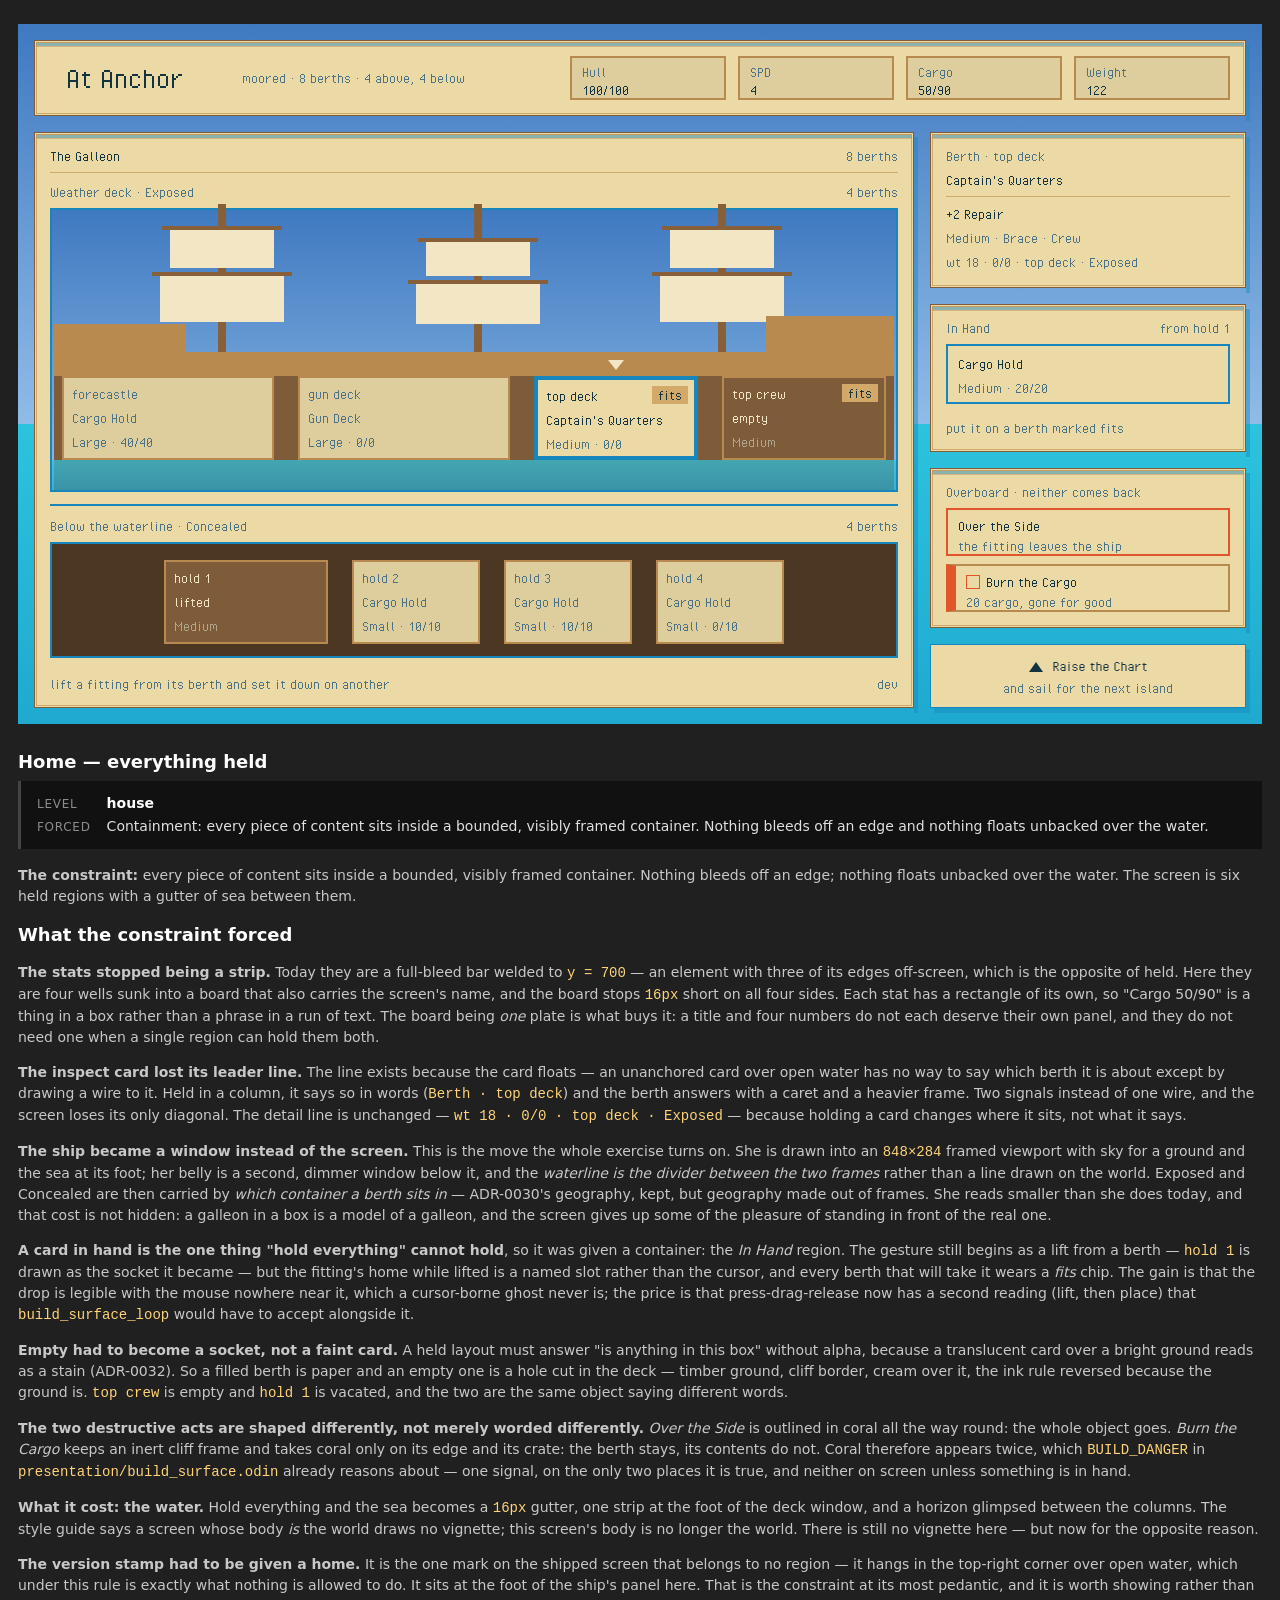
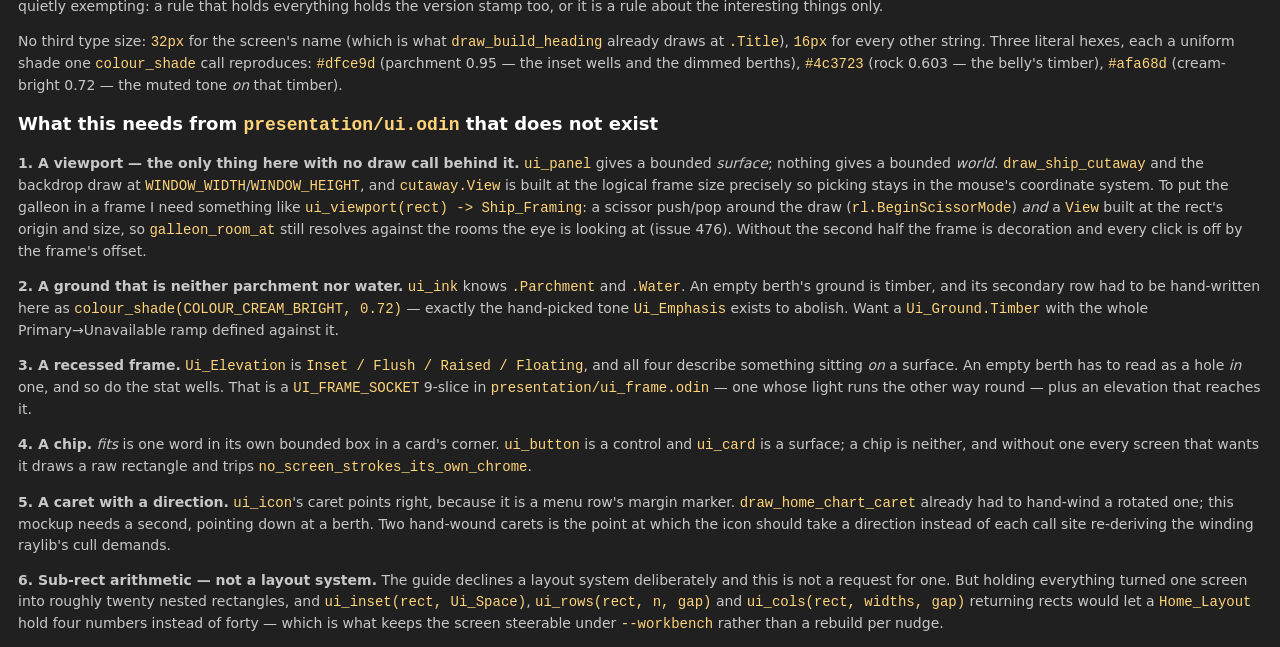
<file: docs/ui/mock/home/everything-held.html>
<!doctype html>
<html lang="en">
  <head>
    <meta charset="utf-8" />
    <title>Home — everything held</title>
    <link rel="stylesheet" href="../harness.css" />
    <style>
      /* Every rect below is a stage coordinate, because every rect below is the
       * rl.Rectangle a draw proc would be handed. The only relative numbers are
       * the rows *inside* a repeated block (a berth, a stat well, a drop
       * target) — one proc taking a rect, called per item. */

      /* ------------------------------------------------------------------ *
       * The world behind the board. It is still the ground — but on this
       * screen it shows through the gutters and through one framed window,
       * never as the page itself.
       * ------------------------------------------------------------------ */
      /* One layer holding the whole composition, so the paint order below is
       * the paint order the screen gets. In Odin this is not a layer at all —
       * it is the sequence of calls in draw_home, world first. In CSS a
       * .cast-shadow's second rectangle sits one step back, and without a layer
       * of its own to sit in it falls behind the stage's ground and every
       * shadow on the screen disappears. */
      .layer {
        left: 0;
        top: 0;
        width: 1244px;
        height: 700px;
        z-index: 0;
      }

      /* z-index -2 is "the world is painted first" — before the shadows at -1,
       * which are before the chrome. */
      .sky {
        left: 0;
        top: 0;
        width: 1244px;
        height: 400px;
        z-index: -2;
        background: linear-gradient(to bottom, var(--sky-high), var(--haze));
      }

      .water {
        left: 0;
        top: 400px;
        width: 1244px;
        height: 300px;
        z-index: -2;
        background: linear-gradient(to bottom, var(--sea-bright), var(--sea));
      }

      /* ------------------------------------------------------------------ *
       * The board: the screen's name and the four stats, on one held plate.
       * Inset 16px on every side, so nothing is welded to an edge.
       * ------------------------------------------------------------------ */
      .board {
        left: 16px;
        top: 16px;
        width: 1212px;
        height: 76px;
      }

      /* A stat is a well sunk into the board — its own ground, its own border,
       * its own bounded rectangle. In Odin: ui_card(rect, .Primary, .Inset). */
      .cell {
        top: 32px;
        width: 156px;
        height: 44px;
        background: #dfce9d; /* parchment shaded 0.95 — colour_shade in Odin */
        border: 2px solid var(--cliff);
      }

      .cell .k {
        position: absolute;
        left: 10px;
        top: 6px;
      }

      .cell .v {
        position: absolute;
        left: 10px;
        top: 24px;
      }

      /* ------------------------------------------------------------------ *
       * The ship's region. She is not the screen; she is inside this panel,
       * in two framed windows split by her own waterline.
       * ------------------------------------------------------------------ */
      .shipbay {
        left: 16px;
        top: 108px;
        width: 880px;
        height: 576px;
      }

      .rule {
        left: 32px;
        top: 148px;
        width: 848px;
        height: 1px;
        background: var(--sand);
      }

      .waterline {
        left: 32px;
        top: 480px;
        width: 848px;
        height: 2px;
        background: var(--sea-deep);
      }

      /* Window A — above the waterline. Sky for a ground, the sea at its foot,
       * and the galleon's weather deck standing in it. */
      .deckwindow {
        left: 32px;
        top: 184px;
        width: 848px;
        height: 284px;
        border: 2px solid var(--sea-deep);
        background: linear-gradient(to bottom, var(--sky-high), var(--haze));
      }

      /* Window B — below it. The belly is dimmer timber, and a berth being in
       * this box is the whole of what "Concealed" means here. */
      .holdwindow {
        left: 32px;
        top: 518px;
        width: 848px;
        height: 116px;
        border: 2px solid var(--sea-deep);
        background: #4c3723; /* rock shaded 0.603 — colour_shade in Odin */
      }

      /* The galleon, blocked in. She already exists and already looks right;
       * what this mockup asks is what happens when she is put in a frame, not
       * what she should look like. */
      .hull {
        left: 36px;
        top: 328px;
        width: 840px;
        height: 138px;
        background: var(--rock);
        border-top: 24px solid var(--cliff);
      }

      /* The sea washes over her strakes rather than being hidden by them: a fill
       * at an alpha, which is rl.Fade, drawn after the hull. */
      .seaband {
        left: 34px;
        top: 436px;
        width: 844px;
        height: 30px;
        opacity: 0.72;
        background: linear-gradient(to bottom, var(--sea-bright), var(--sea));
      }

      .castle {
        height: 28px;
        background: var(--cliff);
      }

      .mast {
        top: 180px;
        width: 8px;
        height: 148px;
        background: var(--trunk);
      }

      .yard {
        height: 4px;
        background: var(--trunk);
      }

      .sail {
        height: 20px;
        background: var(--cream-bright);
      }

      /* ------------------------------------------------------------------ *
       * A berth. Every one of the eight is one of these: a bounded box that is
       * either paper (something is in it) or a socket (nothing is).
       * ------------------------------------------------------------------ */
      .berth {
        height: 84px;
      }

      .berth .r0 {
        position: absolute;
        left: 8px;
        top: 8px;
      }

      .berth .r1 {
        position: absolute;
        left: 8px;
        top: 32px;
      }

      .berth .r2 {
        position: absolute;
        left: 8px;
        top: 56px;
      }

      /* Empty, or vacated by the fitting now in hand: a hole cut in the deck.
       * Timber ground, cliff border, cream over it — the ink rule reversed
       * because the ground is. */
      .berth--socket {
        background: var(--rock);
        border: 2px solid var(--cliff);
        color: var(--cream-bright);
      }

      .berth--socket .r2 {
        color: #afa68d; /* cream-bright shaded 0.72 — the muted tone on timber */
      }

      /* Dimmed by TONE, never by alpha: over a bright ground translucency costs
       * a card its own ground (ADR-0032). These are the berths the fitting in
       * hand cannot go in. */
      .berth--dim {
        background: #dfce9d; /* parchment shaded 0.95 */
        border-color: var(--cliff);
        color: var(--ink-muted);
      }

      /* The berth the Berth panel is describing. Weight is the signal — no
       * colour, no leader line. */
      .berth--held {
        border-width: 4px;
      }

      .caret-down {
        top: 336px;
        width: 0;
        height: 0;
        border-left: 8px solid transparent;
        border-right: 8px solid transparent;
        border-top: 10px solid var(--cream-bright);
      }

      /* The chip that says a berth will take what is in hand. */
      .chip {
        position: absolute;
        right: 6px;
        top: 6px;
        height: 18px;
        padding: 0 6px;
        line-height: 18px;
        background: var(--sand);
        color: var(--ink);
      }

      /* Labels inside the ship's region, and their right-hand counts. */
      .lbl {
        left: 32px;
      }

      .lbl-r {
        left: 32px;
        width: 848px;
        text-align: right;
      }

      /* ------------------------------------------------------------------ *
       * The right column: what is under the cursor, what is in the hand, what
       * destroys, and the way out. Four held regions, stacked.
       * ------------------------------------------------------------------ */
      .col {
        left: 912px;
        width: 316px;
      }

      .berthpanel {
        top: 108px;
        height: 156px;
      }

      .handpanel {
        top: 280px;
        height: 148px;
      }

      .doompanel {
        top: 444px;
        height: 160px;
      }

      .chartway {
        top: 620px;
        height: 64px;
      }

      .colrow {
        left: 928px;
        width: 284px;
      }

      .colrow-r {
        left: 928px;
        width: 284px;
        text-align: right;
      }

      .colrule {
        left: 928px;
        top: 172px;
        width: 284px;
        height: 1px;
        background: var(--sand);
      }

      .handcard {
        left: 928px;
        top: 320px;
        width: 284px;
        height: 60px;
      }

      .handcard .r0 {
        position: absolute;
        left: 10px;
        top: 10px;
      }

      .handcard .r1 {
        position: absolute;
        left: 10px;
        top: 34px;
      }

      /* The two destructive acts, and they must not look like each other. Over
       * the Side is outlined in coral all the way round: the whole object goes.
       * Burn the Cargo keeps an inert cliff frame and takes coral only on its
       * edge and its crate: the berth stays, its contents do not. */
      .doom {
        left: 928px;
        width: 284px;
        height: 48px;
        background: var(--parchment);
      }

      .doom .r0 {
        position: absolute;
        left: 10px;
        top: 8px;
      }

      .doom .r1 {
        position: absolute;
        left: 10px;
        top: 28px;
      }

      .doom--overboard {
        top: 484px;
        border: 2px solid var(--coral);
      }

      .doom--burn {
        top: 540px;
        border: 2px solid var(--cliff);
        border-left: 10px solid var(--coral);
      }

      .crate {
        display: inline-block;
        width: 14px;
        height: 14px;
        border: 1px solid var(--coral);
        margin-right: 6px;
        vertical-align: -2px;
      }

      .wayrow {
        left: 912px;
        width: 316px;
        text-align: center;
      }

      .caret-up {
        display: inline-block;
        width: 0;
        height: 0;
        margin-right: 10px;
        vertical-align: -1px;
        border-left: 7px solid transparent;
        border-right: 7px solid transparent;
        border-bottom: 10px solid var(--ink);
      }
    </style>
  </head>
  <body>
    <div class="stage">
      <div class="at layer">
      <div class="at sky"></div>
      <div class="at water"></div>

      <!-- ================= the board: the name and the four stats ================= -->
      <div class="at board frame-panel cast-shadow"></div>
      <div class="at title" style="left: 48px; top: 38px">At Anchor</div>
      <div class="at body muted" style="left: 224px; top: 46px">
        moored &middot; 8 berths &middot; 4 above, 4 below
      </div>

      <div class="at cell" style="left: 552px">
        <span class="k body muted">Hull</span><span class="v body">100/100</span>
      </div>
      <div class="at cell" style="left: 720px">
        <span class="k body muted">SPD</span><span class="v body">4</span>
      </div>
      <div class="at cell" style="left: 888px">
        <span class="k body muted">Cargo</span><span class="v body">50/90</span>
      </div>
      <div class="at cell" style="left: 1056px">
        <span class="k body muted">Weight</span><span class="v body">122</span>
      </div>

      <!-- ================= the ship's region ================= -->
      <div class="at shipbay frame-panel cast-shadow"></div>
      <div class="at lbl body" style="top: 124px">The Galleon</div>
      <div class="at lbl-r body muted" style="top: 124px">8 berths</div>
      <div class="at rule"></div>

      <div class="at lbl body muted" style="top: 160px">Weather deck &middot; Exposed</div>
      <div class="at lbl-r body muted" style="top: 160px">4 berths</div>

      <!-- Window A: above the waterline. Sky for a ground, the sea at its foot. -->
      <div class="at deckwindow"></div>

      <div class="at mast" style="left: 200px"></div>
      <div class="at mast" style="left: 456px"></div>
      <div class="at mast" style="left: 700px"></div>

      <div class="at yard" style="left: 144px; top: 202px; width: 120px"></div>
      <div class="at sail" style="left: 152px; top: 206px; width: 104px; height: 38px"></div>
      <div class="at yard" style="left: 134px; top: 248px; width: 140px"></div>
      <div class="at sail" style="left: 142px; top: 252px; width: 124px; height: 46px"></div>

      <div class="at yard" style="left: 400px; top: 214px; width: 120px"></div>
      <div class="at sail" style="left: 408px; top: 218px; width: 104px; height: 34px"></div>
      <div class="at yard" style="left: 390px; top: 256px; width: 140px"></div>
      <div class="at sail" style="left: 398px; top: 260px; width: 124px; height: 40px"></div>

      <div class="at yard" style="left: 644px; top: 202px; width: 120px"></div>
      <div class="at sail" style="left: 652px; top: 206px; width: 104px; height: 38px"></div>
      <div class="at yard" style="left: 634px; top: 248px; width: 140px"></div>
      <div class="at sail" style="left: 642px; top: 252px; width: 124px; height: 46px"></div>

      <div class="at castle" style="left: 36px; top: 300px; width: 132px"></div>
      <div class="at castle" style="left: 748px; top: 292px; width: 128px; height: 36px"></div>
      <div class="at hull"></div>
      <div class="at seaband"></div>

      <!-- The four exposed berths, standing on her deck. Width is size. -->
      <div class="at berth frame-card berth--dim" style="left: 44px; top: 352px; width: 212px">
        <span class="r0">forecastle</span>
        <span class="r1">Cargo Hold</span>
        <span class="r2">Large &middot; 40/40</span>
      </div>

      <div class="at berth frame-card berth--dim" style="left: 280px; top: 352px; width: 212px">
        <span class="r0">gun deck</span>
        <span class="r1">Gun Deck</span>
        <span class="r2">Large &middot; 0/0</span>
      </div>

      <div class="at caret-down" style="left: 590px"></div>
      <div class="at berth frame-card berth--held" style="left: 516px; top: 352px; width: 164px">
        <span class="r0">top deck</span>
        <span class="r1">Captain's Quarters</span>
        <span class="r2 muted">Medium &middot; 0/0</span>
        <span class="chip">fits</span>
      </div>

      <div class="at berth berth--socket" style="left: 704px; top: 352px; width: 164px">
        <span class="r0">top crew</span>
        <span class="r1">empty</span>
        <span class="r2">Medium</span>
        <span class="chip">fits</span>
      </div>

      <div class="at waterline"></div>
      <div class="at lbl body muted" style="top: 494px">Below the waterline &middot; Concealed</div>
      <div class="at lbl-r body muted" style="top: 494px">4 berths</div>

      <!-- Window B: the belly. Being in this box is what Concealed means. -->
      <div class="at holdwindow"></div>

      <div class="at berth berth--socket" style="left: 146px; top: 536px; width: 164px">
        <span class="r0">hold 1</span>
        <span class="r1">lifted</span>
        <span class="r2">Medium</span>
      </div>

      <div class="at berth frame-card berth--dim" style="left: 334px; top: 536px; width: 128px">
        <span class="r0">hold 2</span>
        <span class="r1">Cargo Hold</span>
        <span class="r2">Small &middot; 10/10</span>
      </div>

      <div class="at berth frame-card berth--dim" style="left: 486px; top: 536px; width: 128px">
        <span class="r0">hold 3</span>
        <span class="r1">Cargo Hold</span>
        <span class="r2">Small &middot; 10/10</span>
      </div>

      <div class="at berth frame-card berth--dim" style="left: 638px; top: 536px; width: 128px">
        <span class="r0">hold 4</span>
        <span class="r1">Cargo Hold</span>
        <span class="r2">Small &middot; 0/10</span>
      </div>

      <div class="at lbl body muted" style="top: 652px">
        lift a fitting from its berth and set it down on another
      </div>
      <!-- The version stamp, which on the shipped screen is the one mark with no
           region at all. Held means it gets one: the foot of the ship's panel. -->
      <div class="at lbl-r body muted" style="top: 652px">dev</div>

      <!-- ================= what is under the cursor ================= -->
      <div class="at col berthpanel frame-panel cast-shadow"></div>
      <div class="at colrow body muted" style="top: 124px">Berth &middot; top deck</div>
      <div class="at colrow body" style="top: 148px">Captain's Quarters</div>
      <div class="at colrule"></div>
      <div class="at colrow body" style="top: 182px">+2 Repair</div>
      <div class="at colrow body muted" style="top: 206px">Medium &middot; Brace &middot; Crew</div>
      <div class="at colrow body muted" style="top: 230px">wt 18 &middot; 0/0 &middot; top deck &middot; Exposed</div>

      <!-- ================= what is in the hand ================= -->
      <div class="at col handpanel frame-panel cast-shadow"></div>
      <div class="at colrow body muted" style="top: 296px">In Hand</div>
      <div class="at colrow-r body muted" style="top: 296px">from hold 1</div>
      <div class="at handcard frame-card">
        <span class="r0">Cargo Hold</span>
        <span class="r1 muted">Medium &middot; 20/20</span>
      </div>
      <div class="at colrow body muted" style="top: 396px">put it on a berth marked fits</div>

      <!-- ================= the two destructive acts ================= -->
      <div class="at col doompanel frame-panel cast-shadow"></div>
      <div class="at colrow body muted" style="top: 460px">Overboard &middot; neither comes back</div>

      <div class="at doom doom--overboard">
        <span class="r0">Over the Side</span>
        <span class="r1 muted">the fitting leaves the ship</span>
      </div>

      <div class="at doom doom--burn">
        <span class="r0"><i class="crate"></i>Burn the Cargo</span>
        <span class="r1 muted">20 cargo, gone for good</span>
      </div>

      <!-- ================= the way out ================= -->
      <div class="at col chartway frame-button cast-shadow"></div>
      <div class="at wayrow body" style="top: 634px"><i class="caret-up"></i>Raise the Chart</div>
      <div class="at wayrow body muted" style="top: 656px">and sail for the next island</div>
      </div>
    </div>

    <div class="note">
      <h1>Home — everything held</h1>
      <dl class="port-cost">
        <dt>level</dt><dd class="level">house</dd>
        <dt>forced</dt><dd>Containment: every piece of content sits inside a bounded, visibly framed container. Nothing bleeds off an edge and nothing floats unbacked over the water.</dd>
      </dl>
      <p>
        <strong>The constraint:</strong> every piece of content sits inside a bounded, visibly framed
        container. Nothing bleeds off an edge; nothing floats unbacked over the water. The screen is
        six held regions with a gutter of sea between them.
      </p>

      <h1>What the constraint forced</h1>
      <p>
        <strong>The stats stopped being a strip.</strong> Today they are a full-bleed bar welded to
        <code>y = 700</code> — an element with three of its edges off-screen, which is the opposite
        of held. Here they are four wells sunk into a board that also carries the screen's name, and
        the board stops <code>16px</code> short on all four sides. Each stat has a rectangle of its
        own, so "Cargo 50/90" is a thing in a box rather than a phrase in a run of text. The board
        being <em>one</em> plate is what buys it: a title and four numbers do not each deserve their
        own panel, and they do not need one when a single region can hold them both.
      </p>
      <p>
        <strong>The inspect card lost its leader line.</strong> The line exists because the card
        floats — an unanchored card over open water has no way to say which berth it is about except
        by drawing a wire to it. Held in a column, it says so in words
        (<code>Berth &middot; top deck</code>) and the berth answers with a caret and a heavier
        frame. Two signals instead of one wire, and the screen loses its only diagonal. The detail
        line is unchanged — <code>wt 18 &middot; 0/0 &middot; top deck &middot; Exposed</code> —
        because holding a card changes where it sits, not what it says.
      </p>
      <p>
        <strong>The ship became a window instead of the screen.</strong> This is the move the whole
        exercise turns on. She is drawn into an <code>848&times;284</code> framed viewport with sky
        for a ground and the sea at its foot; her belly is a second, dimmer window below it, and the
        <em>waterline is the divider between the two frames</em> rather than a line drawn on the
        world. Exposed and Concealed are then carried by <em>which container a berth sits in</em> —
        ADR-0030's geography, kept, but geography made out of frames. She reads smaller than she does
        today, and that cost is not hidden: a galleon in a box is a model of a galleon, and the
        screen gives up some of the pleasure of standing in front of the real one.
      </p>
      <p>
        <strong>A card in hand is the one thing "hold everything" cannot hold</strong>, so it was
        given a container: the <em>In Hand</em> region. The gesture still begins as a lift from a
        berth — <code>hold 1</code> is drawn as the socket it became — but the fitting's home while
        lifted is a named slot rather than the cursor, and every berth that will take it wears a
        <em>fits</em> chip. The gain is that the drop is legible with the mouse nowhere near it,
        which a cursor-borne ghost never is; the price is that press-drag-release now has a second
        reading (lift, then place) that <code>build_surface_loop</code> would have to accept
        alongside it.
      </p>
      <p>
        <strong>Empty had to become a socket, not a faint card.</strong> A held layout must answer
        "is anything in this box" without alpha, because a translucent card over a bright ground
        reads as a stain (ADR-0032). So a filled berth is paper and an empty one is a hole cut in the
        deck — timber ground, cliff border, cream over it, the ink rule reversed because the ground
        is. <code>top crew</code> is empty and <code>hold 1</code> is vacated, and the two are the
        same object saying different words.
      </p>
      <p>
        <strong>The two destructive acts are shaped differently, not merely worded differently.</strong>
        <em>Over the Side</em> is outlined in coral all the way round: the whole object goes.
        <em>Burn the Cargo</em> keeps an inert cliff frame and takes coral only on its edge and its
        crate: the berth stays, its contents do not. Coral therefore appears twice, which
        <code>BUILD_DANGER</code> in <code>presentation/build_surface.odin</code> already reasons
        about — one signal, on the only two places it is true, and neither on screen unless something
        is in hand.
      </p>
      <p>
        <strong>What it cost: the water.</strong> Hold everything and the sea becomes a
        <code>16px</code> gutter, one strip at the foot of the deck window, and a horizon glimpsed
        between the columns. The style guide says a screen whose body <em>is</em> the world draws no
        vignette; this screen's body is no longer the world. There is still no vignette here — but
        now for the opposite reason.
      </p>
      <p>
        <strong>The version stamp had to be given a home.</strong> It is the one mark on the shipped
        screen that belongs to no region — it hangs in the top-right corner over open water, which
        under this rule is exactly what nothing is allowed to do. It sits at the foot of the ship's
        panel here. That is the constraint at its most pedantic, and it is worth showing rather than
        quietly exempting: a rule that holds everything holds the version stamp too, or it is a rule
        about the interesting things only.
      </p>
      <p>
        No third type size: <code>32px</code> for the screen's name (which is what
        <code>draw_build_heading</code> already draws at <code>.Title</code>), <code>16px</code> for
        every other string. Three literal hexes, each a uniform shade one <code>colour_shade</code>
        call reproduces: <code>#dfce9d</code> (parchment 0.95 — the inset wells and the dimmed
        berths), <code>#4c3723</code> (rock 0.603 — the belly's timber), <code>#afa68d</code>
        (cream-bright 0.72 — the muted tone <em>on</em> that timber).
      </p>

      <h1>What this needs from <code>presentation/ui.odin</code> that does not exist</h1>
      <p>
        <strong>1. A viewport — the only thing here with no draw call behind it.</strong>
        <code>ui_panel</code> gives a bounded <em>surface</em>; nothing gives a bounded
        <em>world</em>. <code>draw_ship_cutaway</code> and the backdrop draw at
        <code>WINDOW_WIDTH</code>/<code>WINDOW_HEIGHT</code>, and <code>cutaway.View</code> is built
        at the logical frame size precisely so picking stays in the mouse's coordinate system. To put
        the galleon in a frame I need something like
        <code>ui_viewport(rect) -&gt; Ship_Framing</code>: a scissor push/pop around the draw
        (<code>rl.BeginScissorMode</code>) <em>and</em> a <code>View</code> built at the rect's origin
        and size, so <code>galleon_room_at</code> still resolves against the rooms the eye is looking
        at (issue 476). Without the second half the frame is decoration and every click is off by the
        frame's offset.
      </p>
      <p>
        <strong>2. A ground that is neither parchment nor water.</strong> <code>ui_ink</code> knows
        <code>.Parchment</code> and <code>.Water</code>. An empty berth's ground is timber, and its
        secondary row had to be hand-written here as
        <code>colour_shade(COLOUR_CREAM_BRIGHT, 0.72)</code> — exactly the hand-picked tone
        <code>Ui_Emphasis</code> exists to abolish. Want a <code>Ui_Ground.Timber</code> with the
        whole Primary&rarr;Unavailable ramp defined against it.
      </p>
      <p>
        <strong>3. A recessed frame.</strong> <code>Ui_Elevation</code> is
        <code>Inset / Flush / Raised / Floating</code>, and all four describe something sitting
        <em>on</em> a surface. An empty berth has to read as a hole <em>in</em> one, and so do the
        stat wells. That is a <code>UI_FRAME_SOCKET</code> 9-slice in
        <code>presentation/ui_frame.odin</code> — one whose light runs the other way round — plus an
        elevation that reaches it.
      </p>
      <p>
        <strong>4. A chip.</strong> <em>fits</em> is one word in its own bounded box in a card's
        corner. <code>ui_button</code> is a control and <code>ui_card</code> is a surface; a chip is
        neither, and without one every screen that wants it draws a raw rectangle and trips
        <code>no_screen_strokes_its_own_chrome</code>.
      </p>
      <p>
        <strong>5. A caret with a direction.</strong> <code>ui_icon</code>'s caret points right,
        because it is a menu row's margin marker. <code>draw_home_chart_caret</code> already had to
        hand-wind a rotated one; this mockup needs a second, pointing down at a berth. Two hand-wound
        carets is the point at which the icon should take a direction instead of each call site
        re-deriving the winding raylib's cull demands.
      </p>
      <p>
        <strong>6. Sub-rect arithmetic — not a layout system.</strong> The guide declines a layout
        system deliberately and this is not a request for one. But holding everything turned one
        screen into roughly twenty nested rectangles, and <code>ui_inset(rect, Ui_Space)</code>,
        <code>ui_rows(rect, n, gap)</code> and <code>ui_cols(rect, widths, gap)</code> returning rects
        would let a <code>Home_Layout</code> hold four numbers instead of forty — which is what keeps
        the screen steerable under <code>--workbench</code> rather than a rebuild per nudge.
      </p>
    </div>
  </body>
</html>
</file>
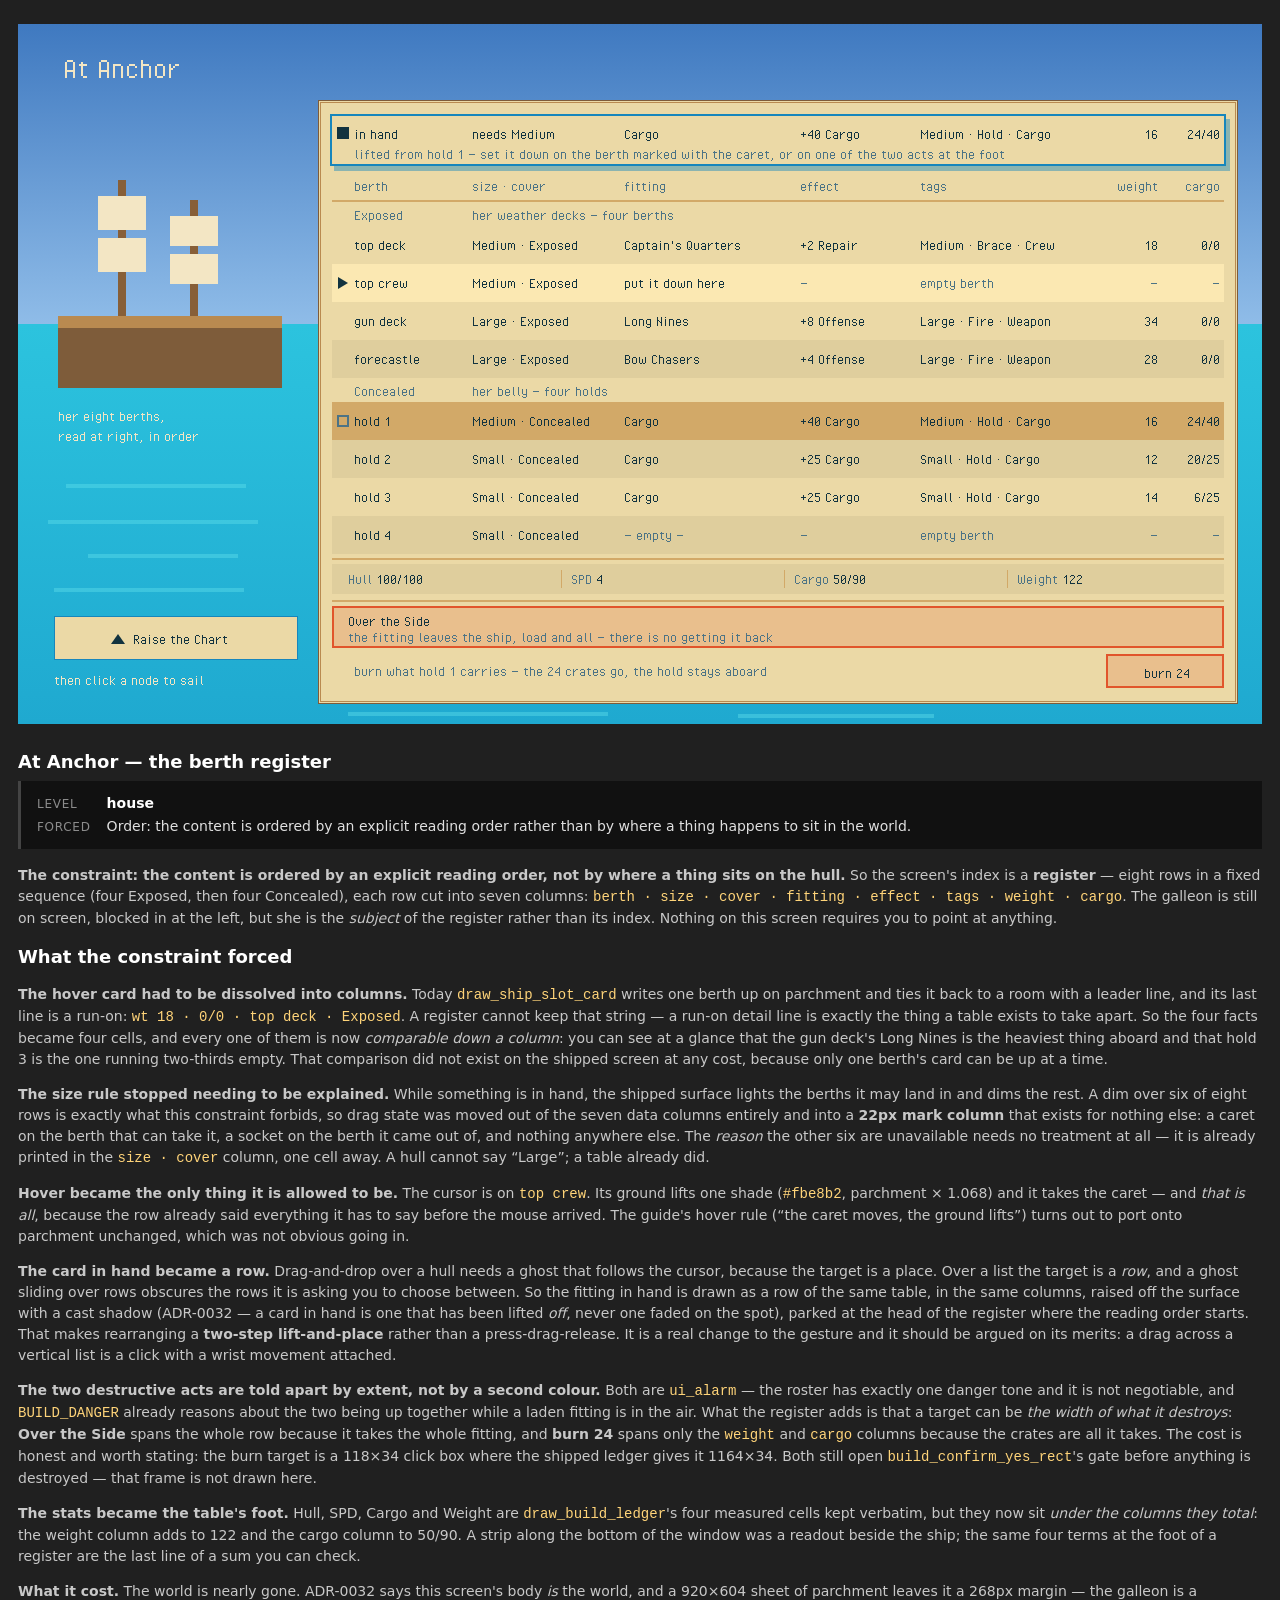
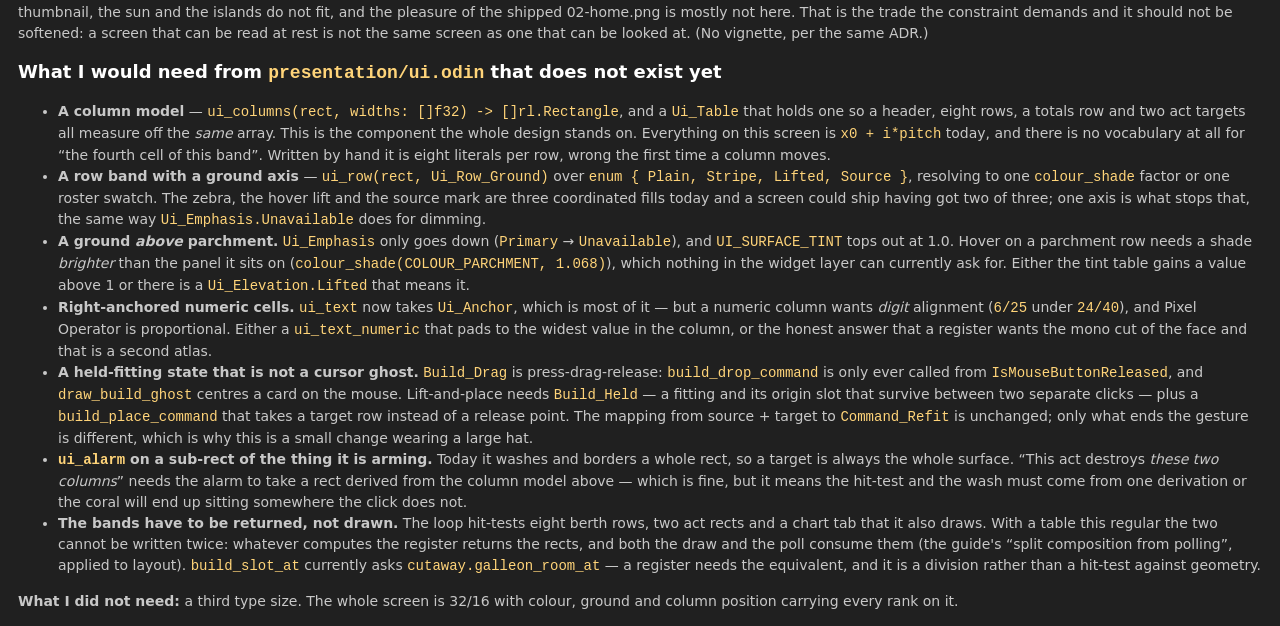
<file: docs/ui/mock/home/explicit-order.html>
<!doctype html>
<html lang="en">
  <head>
    <meta charset="utf-8" />
    <title>At Anchor — the berth register</title>
    <link rel="stylesheet" href="../harness.css" />
    <style>
      /* ==================================================================== the world

         Sky and sea, blocked in exactly as shop.html blocks them. No vignette: a screen
         whose body IS the world draws none (style guide, Framing; ADR-0032), and the
         shipped 02-home.png has none either. */
      .sky {
        left: 0;
        top: 0;
        width: 1244px;
        height: 300px;
        background: linear-gradient(to bottom, var(--sky-high), var(--haze));
      }

      .water {
        left: 0;
        top: 300px;
        width: 1244px;
        height: 400px;
        background: linear-gradient(to bottom, var(--sea-bright), var(--sea));
      }

      /* Chop: flat bars on the lattice, never a flat wall of sea edge to edge. */
      .chop {
        height: 4px;
        background: var(--sea-shallow);
        opacity: 0.4;
      }

      /* The galleon, blocked in — she already exists and already looks right, and
         redrawing her in CSS would be a worse copy of a solved thing. She is small here
         on purpose: on this screen she is the SUBJECT of the register, not its index. */
      .hull {
        left: 40px;
        top: 292px;
        width: 224px;
        height: 72px;
        background: var(--rock);
        border-top: 12px solid var(--cliff);
      }

      .mast {
        width: 8px;
        background: var(--trunk);
      }

      .sail {
        width: 48px;
        background: var(--cream-bright);
      }

      /* ============================================================ the register panel

         One ui_panel at 300,76 920x604. Everything below is placed against its content
         box, 314..1206 — the columns are the whole design, so they are declared once. */
      .register {
        left: 300px;
        top: 76px;
        width: 920px;
        height: 604px;
      }

      /* A band spans the panel's content width. Rows, header, group labels, totals and
         the two destructive acts are all this same rect at different heights, which is
         what makes them read as one sequence rather than five kinds of furniture. */
      .band {
        position: absolute;
        left: 314px;
        width: 892px;
      }

      .band > span,
      .band > .caret,
      .band > .socket,
      .band > .held {
        position: absolute;
      }

      /* The columns, as offsets inside a band. This is the reading order, written down:
         berth, what it is, what is in it, what that does, what it is, what it weighs,
         what it carries. Every row is measured off exactly these, so the eye runs down a
         column as easily as it runs along a row. */
      .k-berth {
        left: 22px;
        width: 118px;
      }

      .k-spec {
        left: 140px;
        width: 152px;
      }

      .k-fit {
        left: 292px;
        width: 176px;
      }

      .k-eff {
        left: 468px;
        width: 120px;
      }

      .k-tags {
        left: 588px;
        width: 184px;
      }

      .k-wt {
        left: 772px;
        width: 54px;
        text-align: right;
      }

      /* Stops 4px short of the band, so a right-anchored number never runs into a frame's
       * own border run. */
      .k-cg {
        left: 826px;
        width: 62px;
        text-align: right;
      }

      /* A berth row: 38px tall, 16px of text sat 11px down it. Eight of these, in a fixed
         order, and nothing about where a berth sits on the hull decides where it sits
         here. */
      .row {
        height: 38px;
      }

      .row > span {
        top: 11px;
      }

      /* The zebra is the register's own rhythm — parchment, then parchment shaded 0.95,
         which is colour_shade's job in Odin. It is NOT a state: every row keeps primary
         ink whatever the surface is doing, because the one thing this design may not do
         is make a berth harder to read. */
      .stripe {
        background: #dfce9d; /* parchment shaded 0.949 */
      }

      /* A legal berth for the fitting in hand: the ground LIFTS (same tone, brighter),
         which is the guide's hover rule carried onto parchment. Emphasis added to
         something already legible — never legibility taken away from the rest. */
      .lit {
        background: #fbe8b2; /* parchment shaded 1.068 */
      }

      /* The berth the fitting was lifted out of. Sand, so it reads as a different KIND of
         mark rather than a brighter or duller one. */
      .source {
        background: var(--sand);
      }

      /* The marks in the left margin — the only column that carries drag state, so the
         seven data columns never have to give any of theirs up. Both are shapes, not
         codepoints (style guide, "Glyphs are shapes, not text"). */
      .caret {
        left: 6px;
        top: 13px;
        width: 0;
        height: 0;
        border-top: 6px solid transparent;
        border-bottom: 6px solid transparent;
        border-left: 10px solid var(--ink);
      }

      .socket {
        left: 5px;
        top: 13px;
        width: 12px;
        height: 12px;
        border: 2px solid var(--ink-muted);
      }

      .held {
        left: 5px;
        top: 11px;
        width: 12px;
        height: 12px;
        background: var(--ink);
      }

      /* The fitting in hand is a ROW of the same table, raised off it — same columns,
         same order, one elevation higher. That is the whole rearrangement gesture: a row
         is lifted out of the list and is looking for another row to land in.

         Two pixels wider than a band on each side, so the frame's own 2px border run sits
         OUTSIDE the columns and the card's cells fall in the same eight files as every
         berth row's. A card that is a row has to line up with the rows, or it is a card. */
      .hand {
        left: 312px;
        top: 90px;
        width: 896px;
        height: 52px;
      }

      .hand .line1 {
        top: 10px;
      }

      .hand .line2 {
        top: 30px;
      }

      .hdr {
        top: 152px;
        height: 20px;
      }

      .hdr > span {
        top: 2px;
      }

      .grp {
        height: 18px;
      }

      .grp > span {
        top: 1px;
      }

      .rule {
        position: absolute;
        left: 314px;
        width: 892px;
        background: var(--sand);
      }

      /* The ship's own row, at the foot of her berths' rows: four terms in four measured
         cells with a hairline between, which is draw_build_ledger's layout kept verbatim
         so the numbers read where they always have. */
      .totals {
        top: 540px;
        height: 30px;
        background: #dfce9d; /* parchment shaded 0.949 */
      }

      .totals > span {
        top: 7px;
      }

      .t1 {
        left: 16px;
        width: 207px;
      }

      .t2 {
        left: 239px;
        width: 207px;
      }

      .t3 {
        left: 462px;
        width: 207px;
      }

      .t4 {
        left: 685px;
        width: 191px;
      }

      .tick {
        position: absolute;
        top: 546px;
        width: 1px;
        height: 18px;
        background: var(--sand);
      }

      /* The two destructive acts. Both are ui_alarm: the reserved coral washed over a
         surface already laid down, with a border in the same tone. Both are up at once
         only because a laden fitting is in hand — which is exactly the case BUILD_DANGER
         already reasons about in build_surface.odin. */
      .alarm {
        position: absolute;
        background: var(--parchment);
        border: 2px solid var(--coral);
      }

      .wash {
        position: absolute;
        inset: 0;
        background: var(--coral);
        opacity: 0.2;
      }

      .alarm > span {
        position: absolute;
      }

      /* Over the Side takes the whole width of the register, because it takes the whole
         fitting. */
      .act-overboard {
        left: 314px;
        top: 582px;
        width: 892px;
        height: 42px;
      }

      .act-overboard .line1 {
        left: 14px;
        top: 5px;
      }

      .act-overboard .line2 {
        left: 14px;
        top: 21px;
      }

      /* Burn takes the two number columns and nothing else, because that is all it
         destroys. The extent of the target is the extent of the damage — which is how
         these two stay told apart without a second colour. */
      .act-burn {
        left: 1088px;
        top: 630px;
        width: 118px;
        height: 34px;
      }

      .act-burn .label {
        left: 0;
        top: 9px;
        width: 118px;
        text-align: center;
      }

      .burn-gloss {
        left: 336px;
        top: 639px;
        width: 740px;
      }

      /* =================================================================== the left band

         Heading, the ship herself, and the way out. */
      .heading {
        left: 45px;
        top: 28px;
      }

      .ship-note {
        left: 40px;
        width: 250px;
      }

      .chart {
        left: 36px;
        top: 592px;
        width: 244px;
        height: 44px;
      }

      .caret-up {
        position: absolute;
        left: 56px;
        top: 17px;
        width: 0;
        height: 0;
        border-left: 7px solid transparent;
        border-right: 7px solid transparent;
        border-bottom: 10px solid var(--ink);
      }

      .chart .label {
        position: absolute;
        left: 78px;
        top: 14px;
      }

      .chart-note {
        left: 36px;
        top: 648px;
        width: 250px;
      }
    </style>
  </head>
  <body>
    <div class="stage">
      <div class="at sky"></div>
      <div class="at water"></div>

      <div class="at chop" style="left: 48px; top: 460px; width: 180px"></div>
      <div class="at chop" style="left: 30px; top: 496px; width: 210px"></div>
      <div class="at chop" style="left: 70px; top: 530px; width: 150px"></div>
      <div class="at chop" style="left: 36px; top: 564px; width: 190px"></div>
      <div class="at chop" style="left: 330px; top: 688px; width: 260px"></div>
      <div class="at chop" style="left: 720px; top: 690px; width: 196px"></div>

      <div class="at hull"></div>
      <div class="at mast" style="left: 100px; top: 156px; height: 136px"></div>
      <div class="at mast" style="left: 172px; top: 176px; height: 116px"></div>
      <div class="at sail" style="left: 80px; top: 172px; height: 34px"></div>
      <div class="at sail" style="left: 80px; top: 214px; height: 34px"></div>
      <div class="at sail" style="left: 152px; top: 192px; height: 30px"></div>
      <div class="at sail" style="left: 152px; top: 230px; height: 30px"></div>

      <div class="at heading title over-water">At Anchor</div>
      <div class="at ship-note body over-water" style="top: 384px">her eight berths,</div>
      <div class="at ship-note body over-water" style="top: 404px">read at right, in order</div>

      <!-- ================================================================ the register -->
      <div class="at register frame-panel"></div>

      <!-- The fitting in hand: a row of the same table, lifted off it. Same columns, one
           elevation higher, and a cast shadow because a card in hand is one that has been
           lifted OFF the surface (ADR-0032) rather than faded on it. -->
      <div class="band hand frame-card cast-shadow">
        <i class="held"></i>
        <span class="line1 k-berth body">in hand</span>
        <span class="line1 k-spec body">needs Medium</span>
        <span class="line1 k-fit body">Cargo</span>
        <span class="line1 k-eff body">+40 Cargo</span>
        <span class="line1 k-tags body">Medium &middot; Hold &middot; Cargo</span>
        <span class="line1 k-wt body">16</span>
        <span class="line1 k-cg body">24/40</span>
        <span class="line2 k-berth body muted" style="width: 856px"
          >lifted from hold 1 &mdash; set it down on the berth marked with the caret, or on one of
          the two acts at the foot</span
        >
      </div>

      <!-- The column headings. This is the index the ship's geometry used to be. -->
      <div class="band hdr">
        <span class="k-berth body muted">berth</span>
        <span class="k-spec body muted">size &middot; cover</span>
        <span class="k-fit body muted">fitting</span>
        <span class="k-eff body muted">effect</span>
        <span class="k-tags body muted">tags</span>
        <span class="k-wt body muted">weight</span>
        <span class="k-cg body muted">cargo</span>
      </div>
      <div class="rule" style="top: 176px; height: 2px"></div>

      <!-- Four Exposed berths, then four Concealed. The split is a break in the reading
           order rather than a place on the hull, and each row repeats its own cover so a
           row is legible without its group heading. -->
      <div class="band grp" style="top: 182px">
        <span class="k-berth body muted">Exposed</span>
        <span class="k-spec body muted" style="width: 600px">her weather decks &mdash; four berths</span>
      </div>

      <div class="band row" style="top: 202px">
        <span class="k-berth body">top deck</span>
        <span class="k-spec body">Medium &middot; Exposed</span>
        <span class="k-fit body">Captain's Quarters</span>
        <span class="k-eff body">+2 Repair</span>
        <span class="k-tags body">Medium &middot; Brace &middot; Crew</span>
        <span class="k-wt body">18</span>
        <span class="k-cg body">0/0</span>
      </div>

      <!-- The one berth the fitting in hand may land in: the ground lifts and the caret
           appears. Nothing it already said has been taken away to make room. -->
      <div class="band row lit" style="top: 240px">
        <i class="caret"></i>
        <span class="k-berth body">top crew</span>
        <span class="k-spec body">Medium &middot; Exposed</span>
        <span class="k-fit body">put it down here</span>
        <span class="k-eff body muted">&mdash;</span>
        <span class="k-tags body muted">empty berth</span>
        <span class="k-wt body muted">&mdash;</span>
        <span class="k-cg body muted">&mdash;</span>
      </div>

      <div class="band row" style="top: 278px">
        <span class="k-berth body">gun deck</span>
        <span class="k-spec body">Large &middot; Exposed</span>
        <span class="k-fit body">Long Nines</span>
        <span class="k-eff body">+8 Offense</span>
        <span class="k-tags body">Large &middot; Fire &middot; Weapon</span>
        <span class="k-wt body">34</span>
        <span class="k-cg body">0/0</span>
      </div>

      <div class="band row stripe" style="top: 316px">
        <span class="k-berth body">forecastle</span>
        <span class="k-spec body">Large &middot; Exposed</span>
        <span class="k-fit body">Bow Chasers</span>
        <span class="k-eff body">+4 Offense</span>
        <span class="k-tags body">Large &middot; Fire &middot; Weapon</span>
        <span class="k-wt body">28</span>
        <span class="k-cg body">0/0</span>
      </div>

      <div class="band grp" style="top: 358px">
        <span class="k-berth body muted">Concealed</span>
        <span class="k-spec body muted" style="width: 600px">her belly &mdash; four holds</span>
      </div>

      <!-- The berth the fitting came out of: sand, and a socket where the caret goes.
           Its numbers stay on the books, because the fitting is still aboard until it is
           put down somewhere. -->
      <div class="band row source" style="top: 378px">
        <i class="socket"></i>
        <span class="k-berth body">hold 1</span>
        <span class="k-spec body">Medium &middot; Concealed</span>
        <span class="k-fit body">Cargo</span>
        <span class="k-eff body">+40 Cargo</span>
        <span class="k-tags body">Medium &middot; Hold &middot; Cargo</span>
        <span class="k-wt body">16</span>
        <span class="k-cg body">24/40</span>
      </div>

      <div class="band row stripe" style="top: 416px">
        <span class="k-berth body">hold 2</span>
        <span class="k-spec body">Small &middot; Concealed</span>
        <span class="k-fit body">Cargo</span>
        <span class="k-eff body">+25 Cargo</span>
        <span class="k-tags body">Small &middot; Hold &middot; Cargo</span>
        <span class="k-wt body">12</span>
        <span class="k-cg body">20/25</span>
      </div>

      <div class="band row" style="top: 454px">
        <span class="k-berth body">hold 3</span>
        <span class="k-spec body">Small &middot; Concealed</span>
        <span class="k-fit body">Cargo</span>
        <span class="k-eff body">+25 Cargo</span>
        <span class="k-tags body">Small &middot; Hold &middot; Cargo</span>
        <span class="k-wt body">14</span>
        <span class="k-cg body">6/25</span>
      </div>

      <div class="band row stripe" style="top: 492px">
        <span class="k-berth body">hold 4</span>
        <span class="k-spec body">Small &middot; Concealed</span>
        <span class="k-fit body muted">&mdash; empty &mdash;</span>
        <span class="k-eff body muted">&mdash;</span>
        <span class="k-tags body muted">empty berth</span>
        <span class="k-wt body muted">&mdash;</span>
        <span class="k-cg body muted">&mdash;</span>
      </div>

      <div class="rule" style="top: 534px; height: 2px"></div>

      <!-- The ship's own row, at the foot of her berths': four terms in four measured
           cells, draw_build_ledger's layout kept verbatim. The weight column above sums
           to 122 and the cargo column to 50/90, which is what makes this the table's foot
           rather than a strip that happens to sit under it. -->
      <div class="band totals">
        <span class="t1 body"><span class="muted">Hull</span> 100/100</span>
        <span class="t2 body"><span class="muted">SPD</span> 4</span>
        <span class="t3 body"><span class="muted">Cargo</span> 50/90</span>
        <span class="t4 body"><span class="muted">Weight</span> 122</span>
      </div>
      <div class="tick" style="left: 543px"></div>
      <div class="tick" style="left: 766px"></div>
      <div class="tick" style="left: 989px"></div>

      <div class="rule" style="top: 576px; height: 2px"></div>

      <!-- The two destructive acts, armed because a laden fitting is in hand. They are
           told apart by EXTENT, not by a second colour: overboard takes the whole row
           because it takes the whole fitting; burn takes the two number columns because
           the crates are all it destroys. -->
      <div class="act-overboard alarm">
        <div class="wash"></div>
        <span class="line1 body">Over the Side</span>
        <span class="line2 body muted"
          >the fitting leaves the ship, load and all &mdash; there is no getting it back</span
        >
      </div>

      <span class="at burn-gloss body muted"
        >burn what hold 1 carries &mdash; the 24 crates go, the hold stays aboard</span
      >
      <div class="act-burn alarm">
        <div class="wash"></div>
        <span class="label body">burn 24</span>
      </div>

      <!-- ================================================================= the way out -->
      <div class="at chart frame-button">
        <i class="caret-up"></i>
        <span class="label body">Raise the Chart</span>
      </div>
      <div class="at chart-note body over-water">then click a node to sail</div>
    </div>

    <div class="note">
      <h1>At Anchor — the berth register</h1>
      <dl class="port-cost">
        <dt>level</dt><dd class="level">house</dd>
        <dt>forced</dt><dd>Order: the content is ordered by an explicit reading order rather than by where a thing happens to sit in the world.</dd>
      </dl>
      <p>
        <strong
          >The constraint: the content is ordered by an explicit reading order, not by where a
          thing sits on the hull.</strong
        >
        So the screen's index is a <strong>register</strong> — eight rows in a fixed sequence
        (four Exposed, then four Concealed), each row cut into seven columns:
        <code>berth &middot; size&nbsp;&middot;&nbsp;cover &middot; fitting &middot; effect
        &middot; tags &middot; weight &middot; cargo</code>. The galleon is still on screen,
        blocked in at the left, but she is the <em>subject</em> of the register rather than its
        index. Nothing on this screen requires you to point at anything.
      </p>

      <h1>What the constraint forced</h1>
      <p>
        <strong>The hover card had to be dissolved into columns.</strong> Today
        <code>draw_ship_slot_card</code> writes one berth up on parchment and ties it back to a
        room with a leader line, and its last line is a run-on:
        <code>wt 18 &middot; 0/0 &middot; top deck &middot; Exposed</code>. A register cannot keep
        that string — a run-on detail line is exactly the thing a table exists to take apart. So
        the four facts became four cells, and every one of them is now <em>comparable down a
        column</em>: you can see at a glance that the gun deck's Long Nines is the heaviest thing
        aboard and that hold 3 is the one running two-thirds empty. That comparison did not exist
        on the shipped screen at any cost, because only one berth's card can be up at a time.
      </p>
      <p>
        <strong>The size rule stopped needing to be explained.</strong> While something is in
        hand, the shipped surface lights the berths it may land in and dims the rest. A dim over
        six of eight rows is exactly what this constraint forbids, so drag state was moved out of
        the seven data columns entirely and into a <strong>22px mark column</strong> that exists
        for nothing else: a caret on the berth that can take it, a socket on the berth it came
        out of, and nothing anywhere else. The <em>reason</em> the other six are unavailable needs
        no treatment at all — it is already printed in the
        <code>size&nbsp;&middot;&nbsp;cover</code> column, one cell away. A hull cannot say
        &ldquo;Large&rdquo;; a table already did.
      </p>
      <p>
        <strong>Hover became the only thing it is allowed to be.</strong> The cursor is on
        <code>top&nbsp;crew</code>. Its ground lifts one shade
        (<code>#fbe8b2</code>, parchment&nbsp;&times;&nbsp;1.068) and it takes the caret — and
        <em>that is all</em>, because the row already said everything it has to say before the
        mouse arrived. The guide's hover rule (&ldquo;the caret moves, the ground lifts&rdquo;)
        turns out to port onto parchment unchanged, which was not obvious going in.
      </p>
      <p>
        <strong>The card in hand became a row.</strong> Drag-and-drop over a hull needs a ghost
        that follows the cursor, because the target is a place. Over a list the target is a
        <em>row</em>, and a ghost sliding over rows obscures the rows it is asking you to choose
        between. So the fitting in hand is drawn as a row of the same table, in the same columns,
        raised off the surface with a cast shadow (ADR-0032 — a card in hand is one that has been
        lifted <em>off</em>, never one faded on the spot), parked at the head of the register where
        the reading order starts. That makes rearranging a <strong>two-step lift-and-place</strong>
        rather than a press-drag-release. It is a real change to the gesture and it should be
        argued on its merits: a drag across a vertical list is a click with a wrist movement
        attached.
      </p>
      <p>
        <strong>The two destructive acts are told apart by extent, not by a second colour.</strong>
        Both are <code>ui_alarm</code> — the roster has exactly one danger tone and it is not
        negotiable, and <code>BUILD_DANGER</code> already reasons about the two being up together
        while a laden fitting is in the air. What the register adds is that a target can be
        <em>the width of what it destroys</em>: <strong>Over the Side</strong> spans the whole row
        because it takes the whole fitting, and <strong>burn 24</strong> spans only the
        <code>weight</code> and <code>cargo</code> columns because the crates are all it takes. The
        cost is honest and worth stating: the burn target is a 118&times;34 click box where the
        shipped ledger gives it 1164&times;34. Both still open
        <code>build_confirm_yes_rect</code>'s gate before anything is destroyed — that frame is not
        drawn here.
      </p>
      <p>
        <strong>The stats became the table's foot.</strong> Hull, SPD, Cargo and Weight are
        <code>draw_build_ledger</code>'s four measured cells kept verbatim, but they now sit
        <em>under the columns they total</em>: the weight column adds to 122 and the cargo column
        to 50/90. A strip along the bottom of the window was a readout beside the ship; the same
        four terms at the foot of a register are the last line of a sum you can check.
      </p>
      <p>
        <strong>What it cost.</strong> The world is nearly gone. ADR-0032 says this screen's body
        <em>is</em> the world, and a 920&times;604 sheet of parchment leaves it a 268px margin —
        the galleon is a thumbnail, the sun and the islands do not fit, and the pleasure of the
        shipped 02-home.png is mostly not here. That is the trade the constraint demands and it
        should not be softened: a screen that can be read at rest is not the same screen as one
        that can be looked at. (No vignette, per the same ADR.)
      </p>

      <h1>What I would need from <code>presentation/ui.odin</code> that does not exist yet</h1>
      <ul>
        <li>
          <strong>A column model</strong> —
          <code>ui_columns(rect, widths: []f32) -&gt; []rl.Rectangle</code>, and a
          <code>Ui_Table</code> that holds one so a header, eight rows, a totals row and two
          act targets all measure off the <em>same</em> array. This is the component the whole
          design stands on. Everything on this screen is <code>x0 + i*pitch</code> today, and
          there is no vocabulary at all for &ldquo;the fourth cell of this band&rdquo;. Written by
          hand it is eight literals per row, wrong the first time a column moves.
        </li>
        <li>
          <strong>A row band with a ground axis</strong> —
          <code>ui_row(rect, Ui_Row_Ground)</code> over
          <code>enum { Plain, Stripe, Lifted, Source }</code>, resolving to one
          <code>colour_shade</code> factor or one roster swatch. The zebra, the hover lift and the
          source mark are three coordinated fills today and a screen could ship having got two of
          three; one axis is what stops that, the same way <code>Ui_Emphasis.Unavailable</code>
          does for dimming.
        </li>
        <li>
          <strong>A ground <em>above</em> parchment.</strong>
          <code>Ui_Emphasis</code> only goes down (<code>Primary</code> &rarr;
          <code>Unavailable</code>), and <code>UI_SURFACE_TINT</code> tops out at 1.0. Hover on a
          parchment row needs a shade <em>brighter</em> than the panel it sits on
          (<code>colour_shade(COLOUR_PARCHMENT, 1.068)</code>), which nothing in the widget layer
          can currently ask for. Either the tint table gains a value above 1 or there is a
          <code>Ui_Elevation.Lifted</code> that means it.
        </li>
        <li>
          <strong>Right-anchored numeric cells.</strong>
          <code>ui_text</code> now takes <code>Ui_Anchor</code>, which is most of it — but a
          numeric column wants <em>digit</em> alignment (<code>6/25</code> under
          <code>24/40</code>), and Pixel Operator is proportional. Either a
          <code>ui_text_numeric</code> that pads to the widest value in the column, or the honest
          answer that a register wants the mono cut of the face and that is a second atlas.
        </li>
        <li>
          <strong>A held-fitting state that is not a cursor ghost.</strong>
          <code>Build_Drag</code> is press-drag-release: <code>build_drop_command</code> is only
          ever called from <code>IsMouseButtonReleased</code>, and <code>draw_build_ghost</code>
          centres a card on the mouse. Lift-and-place needs <code>Build_Held</code> — a fitting and
          its origin slot that survive between two separate clicks — plus a
          <code>build_place_command</code> that takes a target row instead of a release point. The
          mapping from source + target to <code>Command_Refit</code> is unchanged; only what ends
          the gesture is different, which is why this is a small change wearing a large hat.
        </li>
        <li>
          <strong><code>ui_alarm</code> on a sub-rect of the thing it is arming.</strong> Today it
          washes and borders a whole rect, so a target is always the whole surface. &ldquo;This
          act destroys <em>these two columns</em>&rdquo; needs the alarm to take a rect derived
          from the column model above &mdash; which is fine, but it means the hit-test and the
          wash must come from one derivation or the coral will end up sitting somewhere the click
          does not.
        </li>
        <li>
          <strong>The bands have to be returned, not drawn.</strong> The loop hit-tests eight
          berth rows, two act rects and a chart tab that it also draws. With a table this regular
          the two cannot be written twice: whatever computes the register returns the rects, and
          both the draw and the poll consume them (the guide's &ldquo;split composition from
          polling&rdquo;, applied to layout). <code>build_slot_at</code> currently asks
          <code>cutaway.galleon_room_at</code> — a register needs the equivalent, and it is a
          division rather than a hit-test against geometry.
        </li>
      </ul>
      <p>
        <strong>What I did not need:</strong> a third type size. The whole screen is 32/16 with
        colour, ground and column position carrying every rank on it.
      </p>
    </div>
  </body>
</html>
</file>
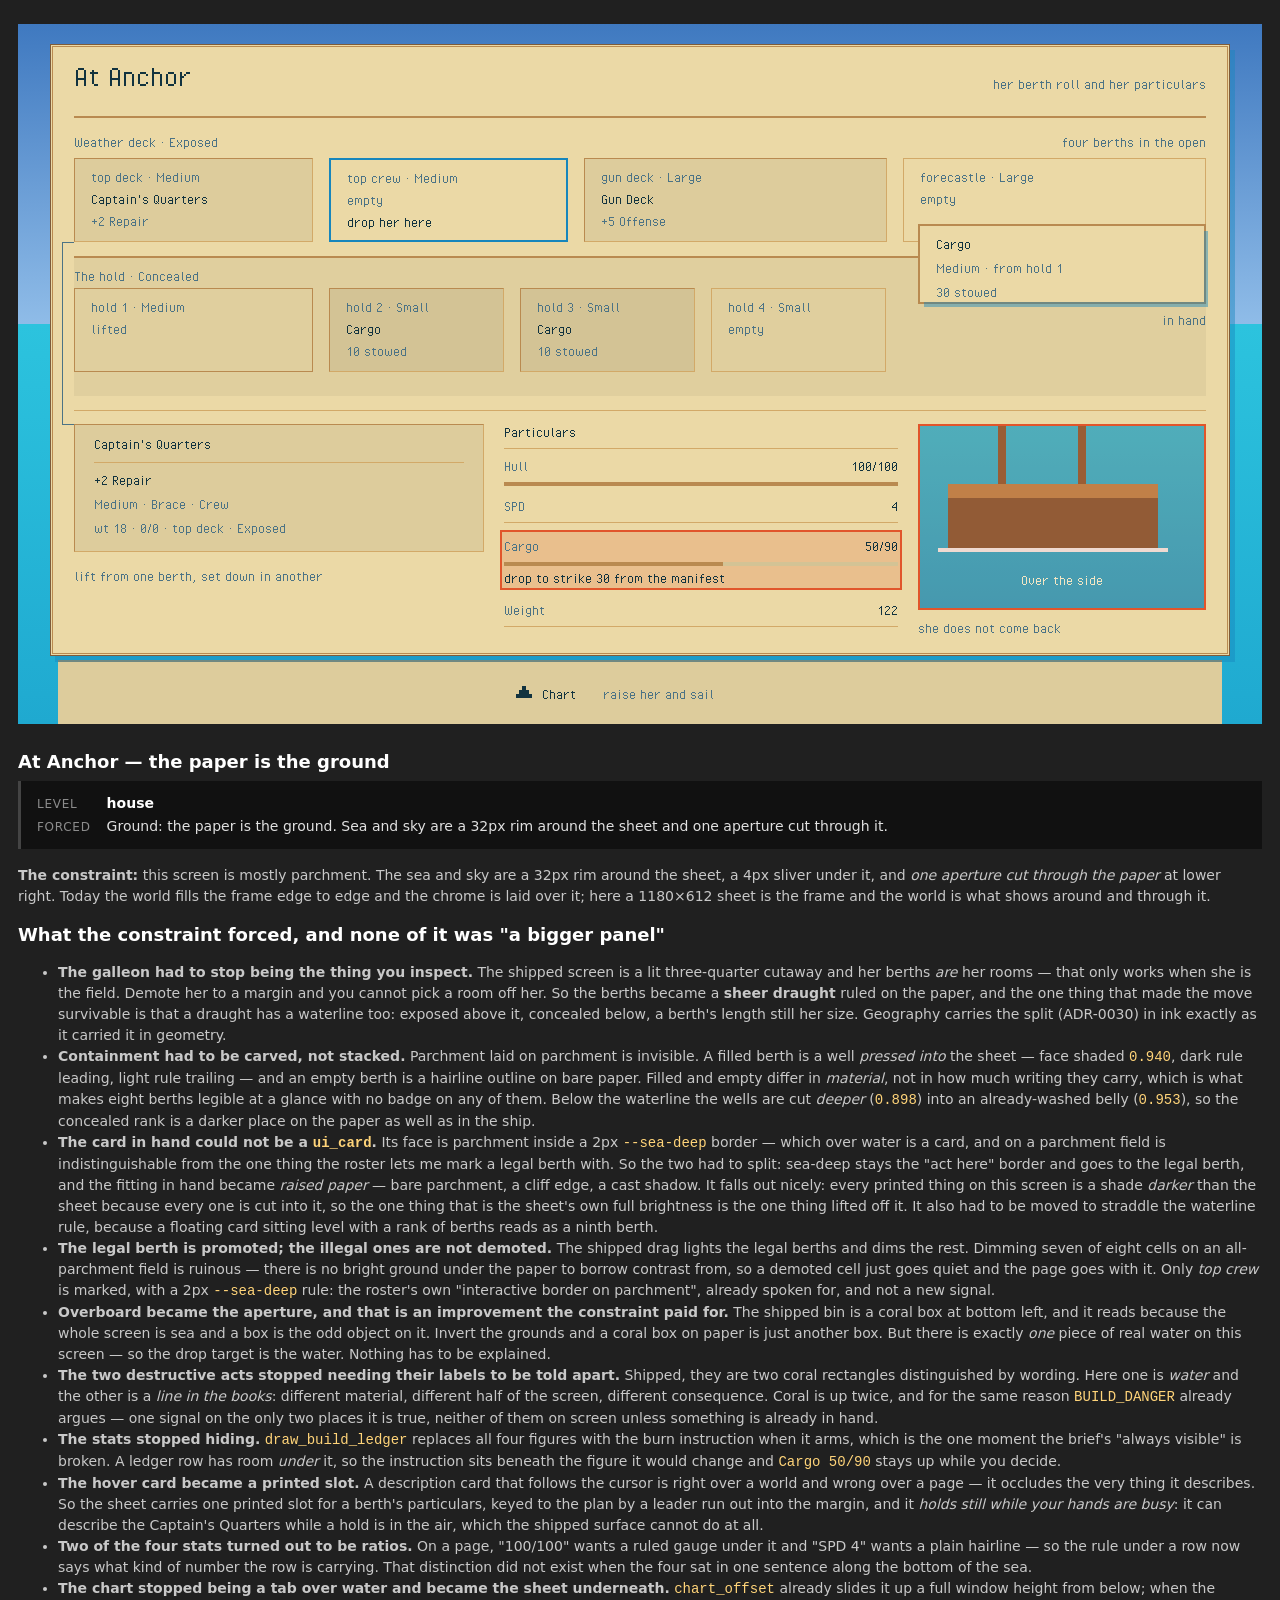
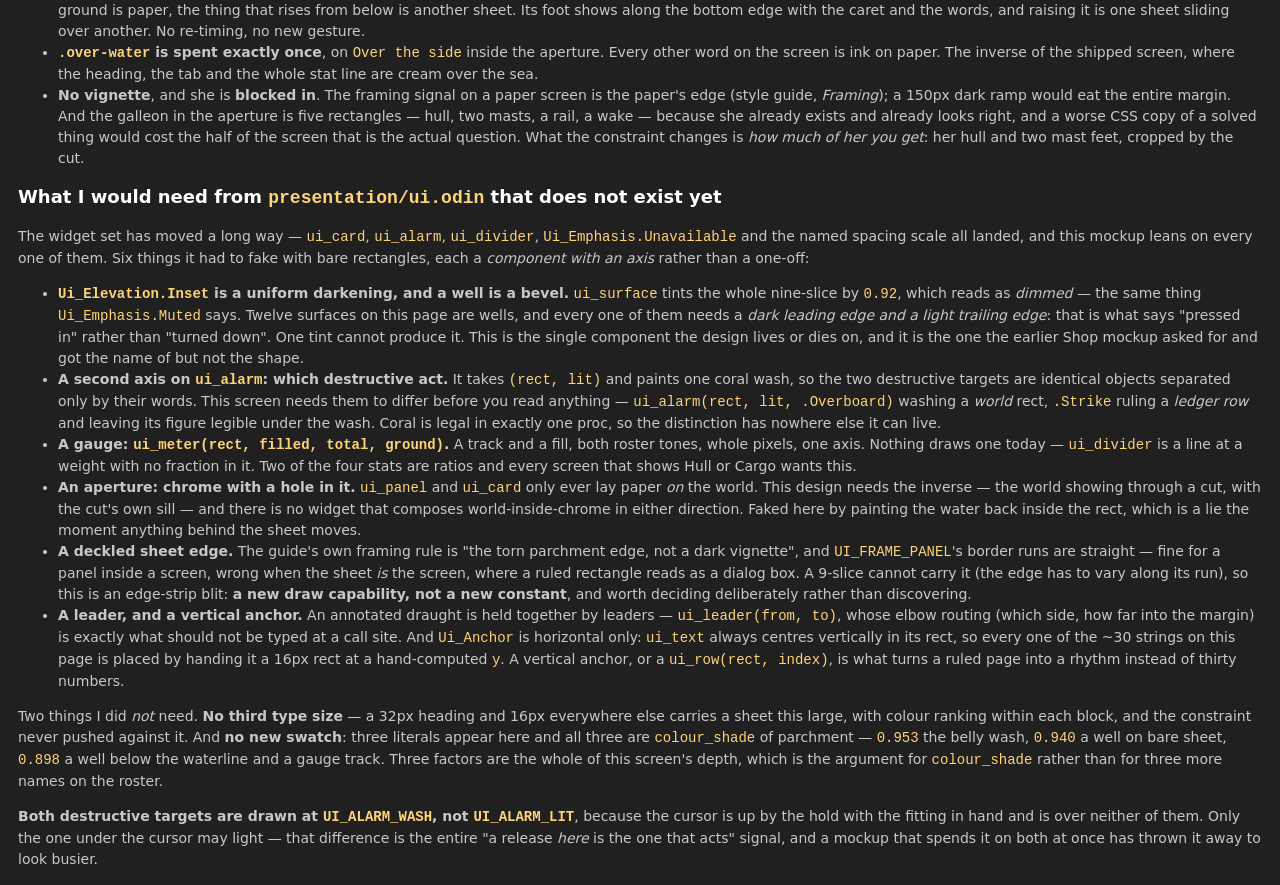
<file: docs/ui/mock/home/paper-ground.html>
<!doctype html>
<html lang="en">
  <head>
    <meta charset="utf-8" />
    <title>At Anchor — paper ground</title>
    <link rel="stylesheet" href="../harness.css" />
    <style>
      /* ================================================================== *
       * THE WORLD, which is the guest here.
       *
       * Sky and sea are drawn edge to edge because they are what the sheet
       * is held up against — but almost none of them reaches the eye. What
       * shows is a 32px rim around the paper, a 4px sliver under it, and one
       * aperture cut through the sheet at lower right. Everything else on
       * this screen is paper.
       * ================================================================== */
      .sky {
        left: 0;
        top: 0;
        width: 1244px;
        height: 300px;
        background: linear-gradient(to bottom, var(--sky-high), var(--haze));
      }

      .water {
        left: 0;
        top: 300px;
        width: 1244px;
        height: 400px;
        background: linear-gradient(to bottom, var(--sea-bright), var(--sea));
      }

      /* ================================================================== *
       * THE CHART, which is a second sheet under the first.
       *
       * The shipped Home slides the chart up over the world from below. Here
       * the world is not the ground, so it rises over *paper* — which makes
       * it a sheet on the table under the manifest, its foot showing along
       * the bottom edge. Raising it is one sheet sliding over another.
       * ================================================================== */
      .chart-sheet {
        left: 40px;
        top: 636px;
        width: 1164px;
        height: 64px;
        background: #ddcc9c; /* parchment shaded 0.940 — in the top sheet's shade */
        border-top: 2px solid var(--cliff);
      }

      /* The caret is three stacked bars rather than a glyph: the style guide
       * holds that a mark above Latin-1 cannot be depended on. It ports to
       * the one rl.DrawTriangle draw_home_chart_caret already makes. */
      .caret-row {
        height: 4px;
        background: var(--ink);
      }

      /* ================================================================== *
       * THE SHEET. This is the screen.
       *
       * Opaque paper over a bright sea, with the shadow drawn as a second
       * rectangle at the offset ui_shadow uses. frame-panel is the game's own
       * blitted panel; see the note for why its straight edge is the one
       * thing on this mockup that is wrong on purpose.
       * ================================================================== */
      .sheet-shadow {
        left: 37px;
        top: 26px;
        width: 1180px;
        height: 612px;
        background: var(--sea-deep);
        opacity: 0.45;
      }

      .sheet {
        left: 32px;
        top: 20px;
        width: 1180px;
        height: 612px;
      }

      .headline {
        left: 56px;
        top: 36px;
      }

      .subhead {
        left: 700px;
        top: 52px;
        width: 488px;
        text-align: right;
      }

      .rule-head {
        left: 56px;
        top: 92px;
        width: 1132px;
        height: 2px;
        background: var(--cliff);
      }

      /* ================================================================== *
       * THE PLAN — the galleon as a sheer draught, ranked about her own
       * waterline. Exposed berths above it, concealed below, and a berth's
       * length is her size, exactly as the cutaway's compartments are.
       * ================================================================== */
      .waterline {
        left: 56px;
        top: 232px;
        width: 1132px;
        height: 2px;
        background: var(--cliff);
      }

      /* Below the waterline the paper itself is washed a shade deeper — the
       * belly is a darker, concealed place at a glance, which is the same
       * signal draw_build_hull draws with a fade over the sea. */
      .belly {
        left: 56px;
        top: 234px;
        width: 1132px;
        height: 138px;
        background: #e0cf9e; /* parchment shaded 0.953 */
      }

      .berth {
        position: absolute;
        height: 84px;
      }

      /* A filled berth is a well PRESSED INTO the sheet: shaded face, dark
       * rule leading, light rule trailing. A card cannot work here —
       * parchment laid on parchment is invisible — so containment is carved
       * rather than stacked. */
      .berth--filled {
        background: #ddcc9c; /* parchment shaded 0.940 */
        border-top: 1px solid var(--cliff);
        border-left: 1px solid var(--cliff);
        border-right: 1px solid var(--sand);
        border-bottom: 1px solid var(--sand);
      }

      /* A well below the waterline is pressed DEEPER. The belly is a darker
       * place on the paper as well as in the ship, so the concealed berths
       * are cut into it harder than the weather deck's are into bare sheet. */
      .berth--deep {
        background: #d3c395; /* parchment shaded 0.898 */
      }

      /* An empty berth is the absence of the well: a ruled outline on bare
       * paper. Filled and empty are then different in MATERIAL, not in how
       * much writing they carry. */
      .berth--empty {
        border: 1px solid var(--sand);
      }

      /* A legal landing for the fitting in hand, marked in the roster's own
       * interactive border on parchment. Promoted, not surrounded by demoted
       * neighbours — see the note. */
      .berth--legal {
        border: 2px solid var(--sea-deep);
      }

      /* The berth the fitting was lifted out of. Its well is gone with it. */
      .berth--source {
        border: 1px solid var(--cliff);
      }

      .berth .r1 {
        position: absolute;
        left: 16px;
        top: 10px;
      }

      .berth .r2 {
        position: absolute;
        left: 16px;
        top: 32px;
      }

      .berth .r3 {
        position: absolute;
        left: 16px;
        top: 54px;
      }

      .lbl-exposed {
        left: 56px;
        top: 110px;
      }

      .lbl-exposed-right {
        left: 700px;
        top: 110px;
        width: 488px;
        text-align: right;
      }

      .lbl-hold {
        left: 56px;
        top: 244px;
      }

      .lbl-hand {
        left: 900px;
        top: 288px;
        width: 288px;
        text-align: right;
      }

      /* ================================================================== *
       * THE FITTING IN HAND. Every printed thing on this screen is a shade
       * DARKER than the sheet, because every one of them is cut into it. The
       * one thing in your hand is the sheet's own brightness, lifted off —
       * bare parchment, a raised edge and a cast shadow — and it straddles
       * the waterline rule so nothing can mistake it for a ninth berth.
       *
       * Deliberately NOT ui_card's face: see the note.
       * ================================================================== */
      .ghost {
        left: 900px;
        top: 200px;
        width: 288px;
        height: 80px;
        background: var(--parchment);
        border: 2px solid var(--cliff);
      }

      .ghost .g1 {
        position: absolute;
        left: 16px;
        top: 10px;
      }

      .ghost .g2 {
        position: absolute;
        left: 16px;
        top: 34px;
      }

      .ghost .g3 {
        position: absolute;
        left: 16px;
        top: 58px;
      }

      .divider {
        left: 56px;
        top: 386px;
        width: 1132px;
        height: 1px;
        background: var(--sand);
      }

      /* ================================================================== *
       * THE BERTH IN QUESTION — one printed slot for a berth's particulars,
       * keyed to the plan by a leader run out into the sheet's margin. It is
       * a well like the berths are, for the same reason.
       * ================================================================== */
      .entry {
        left: 56px;
        top: 400px;
        width: 410px;
        height: 128px;
        background: #ddcc9c; /* parchment shaded 0.940 */
        border-top: 1px solid var(--cliff);
        border-left: 1px solid var(--cliff);
        border-right: 1px solid var(--sand);
        border-bottom: 1px solid var(--sand);
      }

      .entry-name {
        left: 76px;
        top: 412px;
      }

      .entry-rule {
        left: 76px;
        top: 438px;
        width: 370px;
        height: 1px;
        background: var(--sand);
      }

      .entry-effect {
        left: 76px;
        top: 448px;
      }

      .entry-tags {
        left: 76px;
        top: 472px;
      }

      .entry-detail {
        left: 76px;
        top: 496px;
      }

      .entry-hint {
        left: 56px;
        top: 544px;
      }

      /* The leader: down the margin the sheet's own gutter leaves, because
       * every straight run between the berth and its entry crosses the hold. */
      .leader-stem {
        left: 44px;
        top: 218px;
        width: 1px;
        height: 182px;
        background: var(--ink-muted);
      }

      .leader-foot {
        left: 44px;
        width: 12px;
        height: 1px;
        background: var(--ink-muted);
      }

      /* ================================================================== *
       * THE PARTICULARS — the four stats, always up. Two of them are ratios,
       * and on paper a ratio is a ruled gauge under its own figure. The two
       * that are not get a plain hairline, so the row's rule says which kind
       * of number it is carrying.
       * ================================================================== */
      .part-head {
        left: 486px;
        top: 400px;
      }

      .part-rule {
        left: 486px;
        top: 424px;
        width: 394px;
        height: 1px;
        background: var(--sand);
      }

      .stat-label {
        left: 486px;
      }

      .stat-value {
        left: 486px;
        width: 394px;
        text-align: right;
      }

      .gauge-track {
        left: 486px;
        width: 394px;
        height: 4px;
        background: #d3c395; /* parchment shaded 0.898 */
      }

      .gauge-fill {
        left: 486px;
        height: 4px;
        background: var(--cliff);
      }

      .stat-hair {
        left: 486px;
        width: 394px;
        height: 1px;
        background: var(--sand);
      }

      /* ================================================================== *
       * DESTRUCTIVE ACT ONE — BURN. The cargo line in the books, armed. The
       * figure does NOT give way to the instruction: the instruction sits
       * under the number it would change, and the number stays up.
       * ================================================================== */
      /* Both targets are drawn at ui_alarm's REST wash, not its lit one: the
       * cursor is up by the hold with the fitting in hand, over neither of
       * them, and only the one under the cursor may light. */
      .burn-wash {
        left: 482px;
        top: 506px;
        width: 402px;
        height: 60px;
        background: var(--coral);
        opacity: 0.2;
      }

      .burn-edge {
        left: 482px;
        top: 506px;
        width: 402px;
        height: 60px;
        border: 2px solid var(--coral);
      }

      .burn-word {
        left: 486px;
        top: 546px;
      }

      /* ================================================================== *
       * THE APERTURE — a hole cut in the sheet, and the only real water on
       * the screen. She rides at anchor in it, cropped at the paper's edge.
       *
       * DESTRUCTIVE ACT TWO — OVERBOARD is this same hole, armed. There is
       * one piece of sea on this screen and dropping a fitting into it needs
       * no label to be understood.
       * ================================================================== */
      .window {
        left: 900px;
        top: 400px;
        width: 288px;
        height: 186px;
        background: linear-gradient(to bottom, var(--sea-bright), var(--sea));
        border: 2px solid var(--cliff);
      }

      .mast {
        top: 402px;
        width: 8px;
        height: 62px;
        background: var(--trunk);
      }

      .hull {
        left: 930px;
        top: 460px;
        width: 210px;
        height: 68px;
        background: var(--rock);
        border-top: 14px solid var(--cliff);
      }

      .wake {
        left: 920px;
        top: 524px;
        width: 230px;
        height: 4px;
        background: var(--foam);
      }

      .window-wash {
        left: 900px;
        top: 400px;
        width: 288px;
        height: 186px;
        background: var(--coral);
        opacity: 0.2;
      }

      .window-edge {
        left: 900px;
        top: 400px;
        width: 288px;
        height: 186px;
        border: 2px solid var(--coral);
      }

      .window-word {
        left: 900px;
        top: 548px;
        width: 288px;
        text-align: center;
      }

      .window-caption {
        left: 900px;
        top: 596px;
      }
    </style>
  </head>
  <body>
    <div class="stage">
      <!-- The world, almost all of it about to be covered by paper. -->
      <div class="at sky"></div>
      <div class="at water"></div>

      <!-- The chart, waiting under the manifest. -->
      <div class="at chart-sheet"></div>

      <!-- No vignette. The framing signal on a paper screen is the paper's
           own edge (style guide, Framing); a 150px dark ramp would eat the
           whole margin and bruise the only world left. -->

      <div class="at sheet-shadow"></div>
      <div class="at sheet frame-panel"></div>

      <div class="at headline title">At Anchor</div>
      <div class="at subhead body muted">her berth roll and her particulars</div>
      <div class="at rule-head"></div>

      <!-- ---------------- the plan ---------------- -->
      <div class="at lbl-exposed body muted">Weather deck &middot; Exposed</div>
      <div class="at lbl-exposed-right body muted">four berths in the open</div>

      <div class="berth berth--filled" style="left: 56px; top: 134px; width: 239px">
        <span class="r1 body muted">top deck &middot; Medium</span>
        <span class="r2 body">Captain's Quarters</span>
        <span class="r3 body muted">+2 Repair</span>
      </div>

      <div class="berth berth--empty berth--legal" style="left: 311px; top: 134px; width: 239px">
        <span class="r1 body muted">top crew &middot; Medium</span>
        <span class="r2 body muted">empty</span>
        <span class="r3 body">drop her here</span>
      </div>

      <div class="berth berth--filled" style="left: 566px; top: 134px; width: 303px">
        <span class="r1 body muted">gun deck &middot; Large</span>
        <span class="r2 body">Gun Deck</span>
        <span class="r3 body muted">+5 Offense</span>
      </div>

      <div class="berth berth--empty" style="left: 885px; top: 134px; width: 303px">
        <span class="r1 body muted">forecastle &middot; Large</span>
        <span class="r2 body muted">empty</span>
      </div>

      <div class="at waterline"></div>
      <div class="at belly"></div>

      <div class="at lbl-hold body muted">The hold &middot; Concealed</div>
      <div class="at lbl-hand body muted">in hand</div>

      <div class="berth berth--source" style="left: 56px; top: 264px; width: 239px">
        <span class="r1 body muted">hold 1 &middot; Medium</span>
        <span class="r2 body muted">lifted</span>
      </div>

      <div class="berth berth--filled berth--deep" style="left: 311px; top: 264px; width: 175px">
        <span class="r1 body muted">hold 2 &middot; Small</span>
        <span class="r2 body">Cargo</span>
        <span class="r3 body muted">10 stowed</span>
      </div>

      <div class="berth berth--filled berth--deep" style="left: 502px; top: 264px; width: 175px">
        <span class="r1 body muted">hold 3 &middot; Small</span>
        <span class="r2 body">Cargo</span>
        <span class="r3 body muted">10 stowed</span>
      </div>

      <div class="berth berth--empty" style="left: 693px; top: 264px; width: 175px">
        <span class="r1 body muted">hold 4 &middot; Small</span>
        <span class="r2 body muted">empty</span>
      </div>

      <!-- The fitting in hand, lifted off the page. -->
      <div class="at ghost cast-shadow">
        <span class="g1 body">Cargo</span>
        <span class="g2 body muted">Medium &middot; from hold 1</span>
        <span class="g3 body muted">30 stowed</span>
      </div>

      <div class="at divider"></div>

      <!-- ---------------- the berth in question ---------------- -->
      <div class="at leader-stem"></div>
      <div class="at leader-foot" style="top: 218px"></div>
      <div class="at leader-foot" style="top: 400px"></div>

      <div class="at entry"></div>
      <div class="at entry-name body">Captain's Quarters</div>
      <div class="at entry-rule"></div>
      <div class="at entry-effect body">+2 Repair</div>
      <div class="at entry-tags body muted">Medium &middot; Brace &middot; Crew</div>
      <div class="at entry-detail body muted">wt 18 &middot; 0/0 &middot; top deck &middot; Exposed</div>
      <div class="at entry-hint body muted">lift from one berth, set down in another</div>

      <!-- ---------------- the particulars ---------------- -->
      <div class="at part-head body">Particulars</div>
      <div class="at part-rule"></div>

      <div class="at stat-label body muted" style="top: 434px">Hull</div>
      <div class="at stat-value body" style="top: 434px">100/100</div>
      <div class="at gauge-track" style="top: 458px"></div>
      <div class="at gauge-fill" style="top: 458px; width: 394px"></div>

      <div class="at stat-label body muted" style="top: 474px">SPD</div>
      <div class="at stat-value body" style="top: 474px">4</div>
      <div class="at stat-hair" style="top: 498px"></div>

      <!-- The cargo line, armed as the burn target. -->
      <div class="at burn-wash"></div>
      <div class="at burn-edge"></div>
      <div class="at stat-label body muted" style="top: 514px">Cargo</div>
      <div class="at stat-value body" style="top: 514px">50/90</div>
      <div class="at gauge-track" style="top: 538px"></div>
      <div class="at gauge-fill" style="top: 538px; width: 219px"></div>
      <div class="at burn-word body">drop to strike 30 from the manifest</div>

      <div class="at stat-label body muted" style="top: 578px">Weight</div>
      <div class="at stat-value body" style="top: 578px">122</div>
      <div class="at stat-hair" style="top: 602px"></div>

      <!-- ---------------- the aperture ---------------- -->
      <div class="at window"></div>
      <div class="at mast" style="left: 980px"></div>
      <div class="at mast" style="left: 1060px"></div>
      <div class="at hull"></div>
      <div class="at wake"></div>
      <div class="at window-wash"></div>
      <div class="at window-edge"></div>
      <div class="at window-word body over-water">Over the side</div>
      <div class="at window-caption body muted">she does not come back</div>

      <!-- ---------------- the way out ---------------- -->
      <div class="at caret-row" style="left: 504px; top: 662px; width: 4px"></div>
      <div class="at caret-row" style="left: 501px; top: 666px; width: 10px"></div>
      <div class="at caret-row" style="left: 498px; top: 670px; width: 16px"></div>
      <div class="at body" style="left: 524px; top: 662px">Chart</div>
      <div class="at body muted" style="left: 585px; top: 662px">raise her and sail</div>
    </div>

    <div class="note">
      <h1>At Anchor — the paper is the ground</h1>
      <dl class="port-cost">
        <dt>level</dt><dd class="level">house</dd>
        <dt>forced</dt><dd>Ground: the paper is the ground. Sea and sky are a 32px rim around the sheet and one aperture cut through it.</dd>
      </dl>
      <p>
        <strong>The constraint:</strong> this screen is mostly parchment. The sea and sky are a
        32px rim around the sheet, a 4px sliver under it, and <em>one aperture cut through the
        paper</em> at lower right. Today the world fills the frame edge to edge and the chrome is
        laid over it; here a 1180&times;612 sheet is the frame and the world is what shows around
        and through it.
      </p>

      <h1>What the constraint forced, and none of it was "a bigger panel"</h1>
      <ul>
        <li>
          <strong>The galleon had to stop being the thing you inspect.</strong> The shipped screen
          is a lit three-quarter cutaway and her berths <em>are</em> her rooms — that only works
          when she is the field. Demote her to a margin and you cannot pick a room off her. So the
          berths became a <strong>sheer draught</strong> ruled on the paper, and the one thing that
          made the move survivable is that a draught has a waterline too: exposed above it,
          concealed below, a berth's length still her size. Geography carries the split
          (ADR-0030) in ink exactly as it carried it in geometry.
        </li>
        <li>
          <strong>Containment had to be carved, not stacked.</strong> Parchment laid on parchment is
          invisible. A filled berth is a well <em>pressed into</em> the sheet — face shaded
          <code>0.940</code>, dark rule leading, light rule trailing — and an empty berth is a
          hairline outline on bare paper. Filled and empty differ in <em>material</em>, not in how
          much writing they carry, which is what makes eight berths legible at a glance with no
          badge on any of them. Below the waterline the wells are cut <em>deeper</em>
          (<code>0.898</code>) into an already-washed belly (<code>0.953</code>), so the
          concealed rank is a darker place on the paper as well as in the ship.
        </li>
        <li>
          <strong>The card in hand could not be a <code>ui_card</code>.</strong> Its face is
          parchment inside a 2px <code>--sea-deep</code> border — which over water is a card, and on
          a parchment field is indistinguishable from the one thing the roster lets me mark a legal
          berth with. So the two had to split: sea-deep stays the "act here" border and goes to the
          legal berth, and the fitting in hand became <em>raised paper</em> — bare parchment, a
          cliff edge, a cast shadow. It falls out nicely: every printed thing on this screen is a
          shade <em>darker</em> than the sheet because every one is cut into it, so the one thing
          that is the sheet's own full brightness is the one thing lifted off it. It also had to be
          moved to straddle the waterline rule, because a floating card sitting level with a rank of
          berths reads as a ninth berth.
        </li>
        <li>
          <strong>The legal berth is promoted; the illegal ones are not demoted.</strong> The
          shipped drag lights the legal berths and dims the rest. Dimming seven of eight cells on an
          all-parchment field is ruinous — there is no bright ground under the paper to borrow
          contrast from, so a demoted cell just goes quiet and the page goes with it. Only
          <em>top crew</em> is marked, with a 2px <code>--sea-deep</code> rule: the roster's own
          "interactive border on parchment", already spoken for, and not a new signal.
        </li>
        <li>
          <strong>Overboard became the aperture, and that is an improvement the constraint paid
          for.</strong> The shipped bin is a coral box at bottom left, and it reads because the
          whole screen is sea and a box is the odd object on it. Invert the grounds and a coral box
          on paper is just another box. But there is exactly <em>one</em> piece of real water on
          this screen — so the drop target is the water. Nothing has to be explained.
        </li>
        <li>
          <strong>The two destructive acts stopped needing their labels to be told apart.</strong>
          Shipped, they are two coral rectangles distinguished by wording. Here one is
          <em>water</em> and the other is a <em>line in the books</em>: different material,
          different half of the screen, different consequence. Coral is up twice, and for the same
          reason <code>BUILD_DANGER</code> already argues — one signal on the only two places it is
          true, neither of them on screen unless something is already in hand.
        </li>
        <li>
          <strong>The stats stopped hiding.</strong> <code>draw_build_ledger</code> replaces all
          four figures with the burn instruction when it arms, which is the one moment the brief's
          "always visible" is broken. A ledger row has room <em>under</em> it, so the instruction
          sits beneath the figure it would change and <code>Cargo 50/90</code> stays up while you
          decide.
        </li>
        <li>
          <strong>The hover card became a printed slot.</strong> A description card that follows the
          cursor is right over a world and wrong over a page — it occludes the very thing it
          describes. So the sheet carries one printed slot for a berth's particulars, keyed to the
          plan by a leader run out into the margin, and it <em>holds still while your hands are
          busy</em>: it can describe the Captain's Quarters while a hold is in the air, which the
          shipped surface cannot do at all.
        </li>
        <li>
          <strong>Two of the four stats turned out to be ratios.</strong> On a page, "100/100" wants
          a ruled gauge under it and "SPD 4" wants a plain hairline — so the rule under a row now
          says what kind of number the row is carrying. That distinction did not exist when the
          four sat in one sentence along the bottom of the sea.
        </li>
        <li>
          <strong>The chart stopped being a tab over water and became the sheet underneath.</strong>
          <code>chart_offset</code> already slides it up a full window height from below; when the
          ground is paper, the thing that rises from below is another sheet. Its foot shows along
          the bottom edge with the caret and the words, and raising it is one sheet sliding over
          another. No re-timing, no new gesture.
        </li>
        <li>
          <strong><code>.over-water</code> is spent exactly once</strong>, on
          <code>Over the side</code> inside the aperture. Every other word on the screen is ink on
          paper. The inverse of the shipped screen, where the heading, the tab and the whole stat
          line are cream over the sea.
        </li>
        <li>
          <strong>No vignette</strong>, and she is <strong>blocked in</strong>. The framing signal on
          a paper screen is the paper's edge (style guide, <em>Framing</em>); a 150px dark ramp would
          eat the entire margin. And the galleon in the aperture is five rectangles — hull, two
          masts, a rail, a wake — because she already exists and already looks right, and a worse
          CSS copy of a solved thing would cost the half of the screen that is the actual question.
          What the constraint changes is <em>how much of her you get</em>: her hull and two mast
          feet, cropped by the cut.
        </li>
      </ul>

      <h1>What I would need from <code>presentation/ui.odin</code> that does not exist yet</h1>
      <p>
        The widget set has moved a long way — <code>ui_card</code>, <code>ui_alarm</code>,
        <code>ui_divider</code>, <code>Ui_Emphasis.Unavailable</code> and the named spacing scale all
        landed, and this mockup leans on every one of them. Six things it had to fake with bare
        rectangles, each a <em>component with an axis</em> rather than a one-off:
      </p>
      <ul>
        <li>
          <strong><code>Ui_Elevation.Inset</code> is a uniform darkening, and a well is a
          bevel.</strong> <code>ui_surface</code> tints the whole nine-slice by
          <code>0.92</code>, which reads as <em>dimmed</em> — the same thing
          <code>Ui_Emphasis.Muted</code> says. Twelve surfaces on this page are wells, and every one
          of them needs a <em>dark leading edge and a light trailing edge</em>: that is what says
          "pressed in" rather than "turned down". One tint cannot produce it. This is the single
          component the design lives or dies on, and it is the one the earlier Shop mockup asked
          for and got the name of but not the shape.
        </li>
        <li>
          <strong>A second axis on <code>ui_alarm</code>: which destructive act.</strong> It takes
          <code>(rect, lit)</code> and paints one coral wash, so the two destructive targets are
          identical objects separated only by their words. This screen needs them to differ before
          you read anything — <code>ui_alarm(rect, lit, .Overboard)</code> washing a
          <em>world</em> rect, <code>.Strike</code> ruling a <em>ledger row</em> and leaving its
          figure legible under the wash. Coral is legal in exactly one proc, so the distinction has
          nowhere else it can live.
        </li>
        <li>
          <strong>A gauge: <code>ui_meter(rect, filled, total, ground)</code>.</strong> A track and
          a fill, both roster tones, whole pixels, one axis. Nothing draws one today —
          <code>ui_divider</code> is a line at a weight with no fraction in it. Two of the four
          stats are ratios and every screen that shows Hull or Cargo wants this.
        </li>
        <li>
          <strong>An aperture: chrome with a hole in it.</strong> <code>ui_panel</code> and
          <code>ui_card</code> only ever lay paper <em>on</em> the world. This design needs the
          inverse — the world showing through a cut, with the cut's own sill — and there is no
          widget that composes world-inside-chrome in either direction. Faked here by painting the
          water back inside the rect, which is a lie the moment anything behind the sheet moves.
        </li>
        <li>
          <strong>A deckled sheet edge.</strong> The guide's own framing rule is "the torn parchment
          edge, not a dark vignette", and <code>UI_FRAME_PANEL</code>'s border runs are straight —
          fine for a panel inside a screen, wrong when the sheet <em>is</em> the screen, where a
          ruled rectangle reads as a dialog box. A 9-slice cannot carry it (the edge has to vary
          along its run), so this is an edge-strip blit: <strong>a new draw capability, not a new
          constant</strong>, and worth deciding deliberately rather than discovering.
        </li>
        <li>
          <strong>A leader, and a vertical anchor.</strong> An annotated draught is held together by
          leaders — <code>ui_leader(from, to)</code>, whose elbow routing (which side, how far into
          the margin) is exactly what should not be typed at a call site. And
          <code>Ui_Anchor</code> is horizontal only: <code>ui_text</code> always centres vertically
          in its rect, so every one of the ~30 strings on this page is placed by handing it a 16px
          rect at a hand-computed <code>y</code>. A vertical anchor, or a
          <code>ui_row(rect, index)</code>, is what turns a ruled page into a rhythm instead of
          thirty numbers.
        </li>
      </ul>
      <p>
        Two things I did <em>not</em> need. <strong>No third type size</strong> — a 32px heading and
        16px everywhere else carries a sheet this large, with colour ranking within each block, and
        the constraint never pushed against it. And <strong>no new swatch</strong>: three literals
        appear here and all three are <code>colour_shade</code> of parchment —
        <code>0.953</code> the belly wash, <code>0.940</code> a well on bare sheet,
        <code>0.898</code> a well below the waterline and a gauge track. Three factors are the
        whole of this screen's depth, which is the argument for <code>colour_shade</code> rather
        than for three more names on the roster.
      </p>
      <p>
        <strong>Both destructive targets are drawn at <code>UI_ALARM_WASH</code>, not
        <code>UI_ALARM_LIT</code></strong>, because the cursor is up by the hold with the fitting in
        hand and is over neither of them. Only the one under the cursor may light — that difference
        is the entire "a release <em>here</em> is the one that acts" signal, and a mockup that
        spends it on both at once has thrown it away to look busier.
      </p>
    </div>
  </body>
</html>
</file>
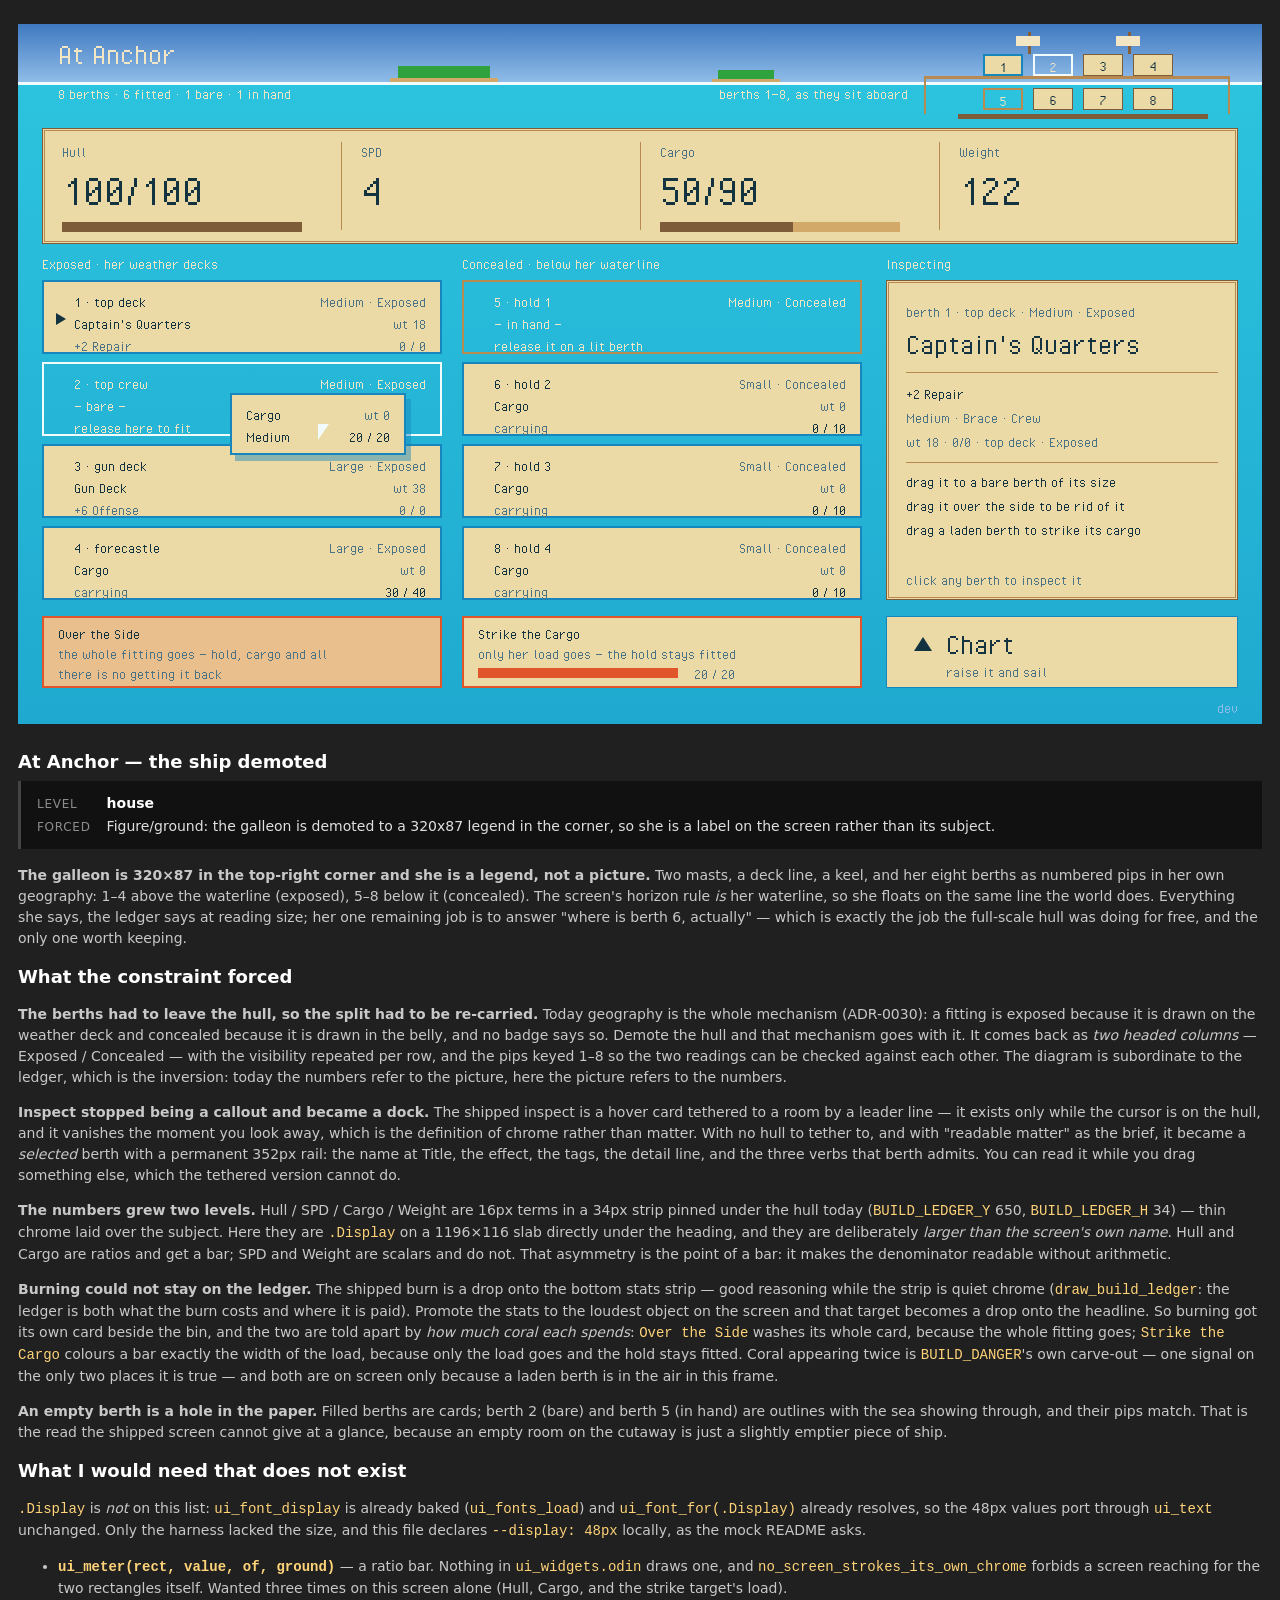
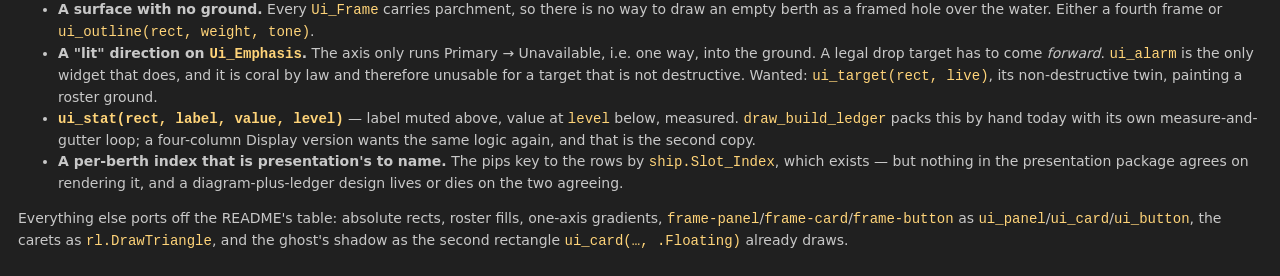
<file: docs/ui/mock/home/ship-demoted.html>
<!doctype html>
<html lang="en">
  <head>
    <meta charset="utf-8" />
    <title>At Anchor — the ship demoted</title>
    <link rel="stylesheet" href="../harness.css" />
    <style>
      /* The one size the harness does not carry. 48px is Ui_Level.Display, it is baked
       * (ui_font_display, presentation/ui.odin), and it is measured 0% antialiased like 32
       * and 16 — so this proposes no new atlas, only a var the harness never needed while
       * every mockup's biggest thing was a heading. Here the biggest thing is a number. */
      :root {
        --display: 48px;
      }

      .display {
        font-size: var(--display);
      }

      /* ---- the world, which is now the margin ------------------------------------ */

      .sky {
        left: 0;
        top: 0;
        width: 1244px;
        height: 58px;
        background: linear-gradient(to bottom, var(--sky-high), var(--haze));
      }

      .horizon {
        left: 0;
        top: 58px;
        width: 1244px;
        height: 3px;
        background: var(--foam);
      }

      .sea {
        left: 0;
        top: 61px;
        width: 1244px;
        height: 639px;
        background: linear-gradient(to bottom, var(--sea-bright), var(--sea));
      }

      /* Two hull-down islands, so the strip of world that is left is not a flat wall of
       * blue (style guide, "the sea is the backdrop"). Blocked in, like shop.html's hull. */
      .isle-top {
        background: var(--green);
      }

      .isle-shore {
        background: var(--sand);
      }

      /* ---- the galleon, demoted to a key ----------------------------------------- */

      /* She is 320x87 in the top-right corner: two masts, a deck line, a keel, and her
       * eight berths as numbered pips in her own geography — exposed above the waterline,
       * concealed below it. The screen's horizon rule IS her waterline; she floats on the
       * same line the world does. Nothing here is a picture of a ship. It is a legend for
       * the ledger below, and it indexes it 1 to 8. */
      .mast {
        width: 3px;
        height: 22px;
        top: 8px;
        background: var(--trunk);
      }

      .sail {
        width: 24px;
        height: 10px;
        top: 12px;
        background: var(--cream-bright);
      }

      .deck-line {
        left: 908px;
        top: 52px;
        width: 304px;
        height: 3px;
        background: var(--cliff);
      }

      .hull-side {
        top: 52px;
        width: 2px;
        height: 38px;
        background: var(--cliff);
      }

      .keel {
        left: 940px;
        top: 90px;
        width: 250px;
        height: 5px;
        background: var(--rock);
      }

      .pip {
        width: 40px;
        height: 22px;
        padding-top: 3px;
        text-align: center;
        background: var(--parchment);
        border: 1px solid var(--rock);
      }

      .pip--sel {
        border: 2px solid var(--sea-deep);
      }

      /* An empty berth is a hole in the paper wherever it appears — pip or row. */
      .pip--hole {
        background: transparent;
        border: 2px solid var(--cliff);
        color: var(--cream-bright);
      }

      .pip--target {
        background: transparent;
        border: 2px solid var(--foam);
        color: var(--cream-bright);
      }

      /* ---- the numbers, which are now the subject -------------------------------- */

      /* One slab, 1196x116, directly under the heading, and the four values set at Display.
       * They are the largest thing on the screen — larger than the screen's own name. That
       * inversion is the whole brief: today they are 16px chrome in a 34px strip under the
       * hull (BUILD_LEDGER_Y 650, BUILD_LEDGER_H 34). */
      .numbers {
        left: 24px;
        top: 104px;
        width: 1196px;
        height: 116px;
      }

      .col-rule {
        top: 118px;
        width: 1px;
        height: 88px;
        background: var(--cliff);
      }

      /* A ratio gets a bar; a scalar does not. Hull and Cargo are the only two terms on the
       * ship that are "x of y", and the bar is what makes the y readable without arithmetic. */
      .meter {
        height: 10px;
        background: var(--sand);
      }

      .meter-fill {
        height: 10px;
        background: var(--rock);
      }

      /* ---- the berths ------------------------------------------------------------ */

      /* Two columns of four, and the columns ARE the exposed/concealed split the hull used
       * to carry by geography. Every row is 400x74 and holds three lines, two terms wide. */
      .berth {
        width: 400px;
        height: 74px;
      }

      .berth--hole {
        background: transparent;
        border: 2px solid var(--cliff);
        color: var(--cream-bright);
      }

      .berth--target {
        background: transparent;
        border: 2px solid var(--foam);
        color: var(--cream-bright);
      }

      .r0 {
        top: 12px;
      }

      .r1 {
        top: 34px;
      }

      .r2 {
        top: 56px;
      }

      .l {
        position: absolute;
        left: 30px;
      }

      .r {
        position: absolute;
        right: 14px;
      }

      /* The caret marks the inspected berth, and every row keeps its 16px left margin free
       * so the caret has somewhere to be (style guide, the centred stack's left-aligned
       * labels). A shape, never a codepoint. */
      .caret {
        width: 0;
        height: 0;
        border-left: 10px solid var(--ink);
        border-top: 6px solid transparent;
        border-bottom: 6px solid transparent;
      }

      /* ---- the inspected berth, docked ------------------------------------------- */

      .rail {
        left: 868px;
        top: 256px;
        width: 352px;
        height: 320px;
      }

      .rule {
        left: 888px;
        width: 312px;
        height: 1px;
        background: var(--cliff);
      }

      /* ---- the fitting in hand --------------------------------------------------- */

      /* A card lifted OFF the surface: ui_card(rect, .Primary, .Floating), whose shadow is a
       * second rectangle. Written as its own div rather than .cast-shadow because an
       * absolutely-placed card's negative-z pseudo-element falls behind the stage's own
       * ground — and this is what the port is anyway (rl.Fade(COLOUR_SEA_DEEP, 0.45)). */
      .ghost-shadow {
        left: 217px;
        top: 375px;
        width: 176px;
        height: 62px;
        background: var(--sea-deep);
        opacity: 0.45;
      }

      .ghost {
        left: 212px;
        top: 369px;
        width: 176px;
        height: 62px;
      }

      .ghost .l {
        left: 14px;
      }

      .cursor {
        left: 300px;
        top: 400px;
        width: 0;
        height: 0;
        border-left: 11px solid var(--foam);
        border-bottom: 16px solid transparent;
      }

      /* ---- the two destructive acts ---------------------------------------------- */

      /* Both are armed, because a laden berth is in the air — which is the only condition
       * under which either exists (BUILD_DANGER, presentation/build_surface.odin: the bin
       * and the armed ledger are one signal on the only two places it is true).
       *
       * They are told apart by HOW MUCH coral each spends. The bin washes the whole card:
       * the whole fitting goes. The strike colours a bar exactly the width of the cargo:
       * only the load goes, and the hold stays fitted. */
      .act {
        width: 400px;
        height: 72px;
        top: 592px;
        border: 2px solid var(--coral);
      }

      .act .l {
        left: 16px;
      }

      .wash {
        left: 24px;
        top: 592px;
        width: 400px;
        height: 72px;
        background: var(--coral);
        opacity: 0.2;
      }

      .strike-fill {
        background: var(--coral);
      }

      /* ---- the way out ----------------------------------------------------------- */

      .chart {
        left: 868px;
        top: 592px;
        width: 352px;
        height: 72px;
      }

      .chart-caret {
        left: 896px;
        top: 613px;
        width: 0;
        height: 0;
        border-bottom: 14px solid var(--ink);
        border-left: 9px solid transparent;
        border-right: 9px solid transparent;
      }

      .stamp {
        right: 24px;
        top: 676px;
        color: var(--haze);
      }
    </style>
  </head>
  <body>
    <div class="stage">
      <div class="at sky"></div>
      <div class="at isle-top" style="left: 380px; top: 42px; width: 92px; height: 12px"></div>
      <div class="at isle-shore" style="left: 372px; top: 54px; width: 108px; height: 4px"></div>
      <div class="at isle-top" style="left: 700px; top: 46px; width: 56px; height: 9px"></div>
      <div class="at isle-shore" style="left: 694px; top: 55px; width: 68px; height: 3px"></div>
      <div class="at horizon"></div>
      <div class="at sea"></div>

      <!-- The galleon. Small, marginal, schematic: a legend, not the subject. -->
      <div class="at mast" style="left: 1010px"></div>
      <div class="at sail" style="left: 998px"></div>
      <div class="at mast" style="left: 1110px"></div>
      <div class="at sail" style="left: 1098px"></div>
      <div class="at hull-side" style="left: 906px"></div>
      <div class="at hull-side" style="left: 1210px"></div>
      <div class="at deck-line"></div>
      <div class="at keel"></div>

      <div class="at pip pip--sel body" style="left: 965px; top: 30px">1</div>
      <div class="at pip pip--target body" style="left: 1015px; top: 30px">2</div>
      <div class="at pip body" style="left: 1065px; top: 30px">3</div>
      <div class="at pip body" style="left: 1115px; top: 30px">4</div>

      <div class="at pip pip--hole body" style="left: 965px; top: 64px">5</div>
      <div class="at pip body" style="left: 1015px; top: 64px">6</div>
      <div class="at pip body" style="left: 1065px; top: 64px">7</div>
      <div class="at pip body" style="left: 1115px; top: 64px">8</div>

      <!-- The screen's name, and the schematic's caption, both over water. -->
      <div class="at title over-water" style="left: 40px; top: 14px">At Anchor</div>
      <div class="at body over-water" style="left: 40px; top: 62px">
        8 berths &middot; 6 fitted &middot; 1 bare &middot; 1 in hand
      </div>
      <div class="at body over-water" style="left: 560px; top: 62px; width: 330px; text-align: right">
        berths 1&mdash;8, as they sit aboard
      </div>

      <!-- THE NUMBERS. Four terms, Display size, always visible. -->
      <div class="at numbers frame-panel"></div>
      <div class="at col-rule" style="left: 323px"></div>
      <div class="at col-rule" style="left: 622px"></div>
      <div class="at col-rule" style="left: 921px"></div>

      <div class="at body muted" style="left: 44px; top: 120px">Hull</div>
      <div class="at display" style="left: 44px; top: 142px">100/100</div>
      <div class="at meter" style="left: 44px; top: 198px; width: 240px">
        <div class="at meter-fill" style="left: 0; top: 0; width: 240px"></div>
      </div>

      <div class="at body muted" style="left: 343px; top: 120px">SPD</div>
      <div class="at display" style="left: 343px; top: 142px">4</div>

      <div class="at body muted" style="left: 642px; top: 120px">Cargo</div>
      <div class="at display" style="left: 642px; top: 142px">50/90</div>
      <div class="at meter" style="left: 642px; top: 198px; width: 240px">
        <div class="at meter-fill" style="left: 0; top: 0; width: 133px"></div>
      </div>

      <div class="at body muted" style="left: 941px; top: 120px">Weight</div>
      <div class="at display" style="left: 941px; top: 142px">122</div>

      <!-- The three column heads. Over water, so cream. -->
      <div class="at body over-water" style="left: 24px; top: 232px">Exposed &middot; her weather decks</div>
      <div class="at body over-water" style="left: 444px; top: 232px">Concealed &middot; below her waterline</div>
      <div class="at body over-water" style="left: 868px; top: 232px">Inspecting</div>

      <!-- THE BERTHS. Left column exposed, right column concealed. -->

      <div class="at berth frame-card" style="left: 24px; top: 256px">
        <div class="at caret" style="left: 12px; top: 31px"></div>
        <span class="at r0 l body">1 &middot; top deck</span>
        <span class="at r0 r body muted">Medium &middot; Exposed</span>
        <span class="at r1 l body">Captain's Quarters</span>
        <span class="at r1 r body muted">wt 18</span>
        <span class="at r2 l body muted">+2 Repair</span>
        <span class="at r2 r body muted">0 / 0</span>
      </div>

      <div class="at berth berth--target" style="left: 24px; top: 338px">
        <span class="at r0 l body">2 &middot; top crew</span>
        <span class="at r0 r body">Medium &middot; Exposed</span>
        <span class="at r1 l body">&mdash; bare &mdash;</span>
        <span class="at r2 l body">release here to fit</span>
      </div>

      <div class="at berth frame-card" style="left: 24px; top: 420px">
        <span class="at r0 l body">3 &middot; gun deck</span>
        <span class="at r0 r body muted">Large &middot; Exposed</span>
        <span class="at r1 l body">Gun Deck</span>
        <span class="at r1 r body muted">wt 38</span>
        <span class="at r2 l body muted">+6 Offense</span>
        <span class="at r2 r body muted">0 / 0</span>
      </div>

      <div class="at berth frame-card" style="left: 24px; top: 502px">
        <span class="at r0 l body">4 &middot; forecastle</span>
        <span class="at r0 r body muted">Large &middot; Exposed</span>
        <span class="at r1 l body">Cargo</span>
        <span class="at r1 r body muted">wt 0</span>
        <span class="at r2 l body muted">carrying</span>
        <span class="at r2 r body">30 / 40</span>
      </div>

      <div class="at berth berth--hole" style="left: 444px; top: 256px">
        <span class="at r0 l body">5 &middot; hold 1</span>
        <span class="at r0 r body">Medium &middot; Concealed</span>
        <span class="at r1 l body">&mdash; in hand &mdash;</span>
        <span class="at r2 l body">release it on a lit berth</span>
      </div>

      <div class="at berth frame-card" style="left: 444px; top: 338px">
        <span class="at r0 l body">6 &middot; hold 2</span>
        <span class="at r0 r body muted">Small &middot; Concealed</span>
        <span class="at r1 l body">Cargo</span>
        <span class="at r1 r body muted">wt 0</span>
        <span class="at r2 l body muted">carrying</span>
        <span class="at r2 r body">0 / 10</span>
      </div>

      <div class="at berth frame-card" style="left: 444px; top: 420px">
        <span class="at r0 l body">7 &middot; hold 3</span>
        <span class="at r0 r body muted">Small &middot; Concealed</span>
        <span class="at r1 l body">Cargo</span>
        <span class="at r1 r body muted">wt 0</span>
        <span class="at r2 l body muted">carrying</span>
        <span class="at r2 r body">0 / 10</span>
      </div>

      <div class="at berth frame-card" style="left: 444px; top: 502px">
        <span class="at r0 l body">8 &middot; hold 4</span>
        <span class="at r0 r body muted">Small &middot; Concealed</span>
        <span class="at r1 l body">Cargo</span>
        <span class="at r1 r body muted">wt 0</span>
        <span class="at r2 l body muted">carrying</span>
        <span class="at r2 r body">0 / 10</span>
      </div>

      <!-- THE INSPECTED BERTH, docked rather than tethered. -->
      <div class="at rail frame-panel"></div>
      <div class="at body muted" style="left: 888px; top: 280px">
        berth 1 &middot; top deck &middot; Medium &middot; Exposed
      </div>
      <div class="at title" style="left: 888px; top: 304px">Captain's Quarters</div>
      <div class="at rule" style="top: 348px"></div>
      <div class="at body" style="left: 888px; top: 362px">+2 Repair</div>
      <div class="at body muted" style="left: 888px; top: 386px">Medium &middot; Brace &middot; Crew</div>
      <div class="at body muted" style="left: 888px; top: 410px">
        wt 18 &middot; 0/0 &middot; top deck &middot; Exposed
      </div>
      <div class="at rule" style="top: 438px"></div>
      <div class="at body" style="left: 888px; top: 450px">drag it to a bare berth of its size</div>
      <div class="at body" style="left: 888px; top: 474px">drag it over the side to be rid of it</div>
      <div class="at body" style="left: 888px; top: 498px">drag a laden berth to strike its cargo</div>
      <div class="at body muted" style="left: 888px; top: 548px">click any berth to inspect it</div>

      <!-- THE FITTING IN HAND: hold 1's Cargo, lifted, over the one berth that will take it. -->
      <div class="at ghost-shadow"></div>
      <div class="at ghost frame-card">
        <span class="at r0 l body">Cargo</span>
        <span class="at r0 r body muted">wt 0</span>
        <span class="at r1 l body">Medium</span>
        <span class="at r1 r body">20 / 20</span>
      </div>
      <div class="at cursor"></div>

      <!-- THE TWO DESTRUCTIVE ACTS, both armed, told apart by how much coral each spends. -->
      <div class="at act frame-card" style="left: 24px"></div>
      <div class="at wash"></div>
      <div class="at body" style="left: 40px; top: 602px">Over the Side</div>
      <div class="at body muted" style="left: 40px; top: 622px">
        the whole fitting goes &mdash; hold, cargo and all
      </div>
      <div class="at body muted" style="left: 40px; top: 642px">there is no getting it back</div>

      <div class="at act frame-card" style="left: 444px"></div>
      <div class="at body" style="left: 460px; top: 602px">Strike the Cargo</div>
      <div class="at body muted" style="left: 460px; top: 622px">
        only her load goes &mdash; the hold stays fitted
      </div>
      <div class="at meter" style="left: 460px; top: 644px; width: 200px">
        <div class="at strike-fill" style="left: 0; top: 0; width: 200px; height: 10px"></div>
      </div>
      <div class="at body muted" style="left: 676px; top: 642px">20 / 20</div>

      <!-- THE WAY OUT. -->
      <div class="at chart frame-button"></div>
      <div class="at chart-caret"></div>
      <div class="at title" style="left: 928px; top: 604px">Chart</div>
      <div class="at body muted" style="left: 928px; top: 640px">raise it and sail</div>

      <div class="at stamp body">dev</div>
    </div>

    <div class="note">
      <h1>At Anchor — the ship demoted</h1>
      <dl class="port-cost">
        <dt>level</dt><dd class="level">house</dd>
        <dt>forced</dt><dd>Figure/ground: the galleon is demoted to a 320x87 legend in the corner, so she is a label on the screen rather than its subject.</dd>
      </dl>

      <p>
        <strong>The galleon is 320&times;87 in the top-right corner and she is a legend, not a
        picture.</strong> Two masts, a deck line, a keel, and her eight berths as numbered pips
        in her own geography: 1&ndash;4 above the waterline (exposed), 5&ndash;8 below it
        (concealed). The screen's horizon rule <em>is</em> her waterline, so she floats on the
        same line the world does. Everything she says, the ledger says at reading size; her one
        remaining job is to answer "where is berth 6, actually" — which is exactly the job the
        full-scale hull was doing for free, and the only one worth keeping.
      </p>

      <h1>What the constraint forced</h1>

      <p>
        <strong>The berths had to leave the hull, so the split had to be re-carried.</strong>
        Today geography is the whole mechanism (ADR-0030): a fitting is exposed because it is
        drawn on the weather deck and concealed because it is drawn in the belly, and no badge
        says so. Demote the hull and that mechanism goes with it. It comes back as
        <em>two headed columns</em> — Exposed / Concealed — with the visibility repeated per
        row, and the pips keyed 1&ndash;8 so the two readings can be checked against each other.
        The diagram is subordinate to the ledger, which is the inversion: today the numbers
        refer to the picture, here the picture refers to the numbers.
      </p>

      <p>
        <strong>Inspect stopped being a callout and became a dock.</strong> The shipped inspect
        is a hover card tethered to a room by a leader line — it exists only while the cursor is
        on the hull, and it vanishes the moment you look away, which is the definition of chrome
        rather than matter. With no hull to tether to, and with "readable matter" as the brief,
        it became a <em>selected</em> berth with a permanent 352px rail: the name at Title, the
        effect, the tags, the detail line, and the three verbs that berth admits. You can read it
        while you drag something else, which the tethered version cannot do.
      </p>

      <p>
        <strong>The numbers grew two levels.</strong> Hull / SPD / Cargo / Weight are 16px terms
        in a 34px strip pinned under the hull today (<code>BUILD_LEDGER_Y</code> 650,
        <code>BUILD_LEDGER_H</code> 34) — thin chrome laid over the subject. Here they are
        <code>.Display</code> on a 1196&times;116 slab directly under the heading, and they are
        deliberately <em>larger than the screen's own name</em>. Hull and Cargo are ratios and
        get a bar; SPD and Weight are scalars and do not. That asymmetry is the point of a bar:
        it makes the denominator readable without arithmetic.
      </p>

      <p>
        <strong>Burning could not stay on the ledger.</strong> The shipped burn is a drop onto
        the bottom stats strip — good reasoning while the strip is quiet chrome
        (<code>draw_build_ledger</code>: the ledger is both what the burn costs and where it is
        paid). Promote the stats to the loudest object on the screen and that target becomes a
        drop onto the headline. So burning got its own card beside the bin, and the two are told
        apart by <em>how much coral each spends</em>: <code>Over the Side</code> washes its whole
        card, because the whole fitting goes; <code>Strike the Cargo</code> colours a bar exactly
        the width of the load, because only the load goes and the hold stays fitted. Coral
        appearing twice is <code>BUILD_DANGER</code>'s own carve-out — one signal on the only two
        places it is true — and both are on screen only because a laden berth is in the air in
        this frame.
      </p>

      <p>
        <strong>An empty berth is a hole in the paper.</strong> Filled berths are cards; berth 2
        (bare) and berth 5 (in hand) are outlines with the sea showing through, and their pips
        match. That is the read the shipped screen cannot give at a glance, because an empty room
        on the cutaway is just a slightly emptier piece of ship.
      </p>

      <h1>What I would need that does not exist</h1>

      <p>
        <code>.Display</code> is <em>not</em> on this list: <code>ui_font_display</code> is
        already baked (<code>ui_fonts_load</code>) and <code>ui_font_for(.Display)</code> already
        resolves, so the 48px values port through <code>ui_text</code> unchanged. Only the
        harness lacked the size, and this file declares <code>--display: 48px</code> locally, as
        the mock README asks.
      </p>

      <ul>
        <li>
          <strong><code>ui_meter(rect, value, of, ground)</code></strong> — a ratio bar. Nothing
          in <code>ui_widgets.odin</code> draws one, and
          <code>no_screen_strokes_its_own_chrome</code> forbids a screen reaching for the two
          rectangles itself. Wanted three times on this screen alone (Hull, Cargo, and the
          strike target's load).
        </li>
        <li>
          <strong>A surface with no ground.</strong> Every <code>Ui_Frame</code> carries
          parchment, so there is no way to draw an empty berth as a framed hole over the water.
          Either a fourth frame or <code>ui_outline(rect, weight, tone)</code>.
        </li>
        <li>
          <strong>A "lit" direction on <code>Ui_Emphasis</code>.</strong> The axis only runs
          Primary &rarr; Unavailable, i.e. one way, into the ground. A legal drop target has to
          come <em>forward</em>. <code>ui_alarm</code> is the only widget that does, and it is
          coral by law and therefore unusable for a target that is not destructive. Wanted:
          <code>ui_target(rect, live)</code>, its non-destructive twin, painting a roster ground.
        </li>
        <li>
          <strong><code>ui_stat(rect, label, value, level)</code></strong> — label muted above,
          value at <code>level</code> below, measured. <code>draw_build_ledger</code> packs this
          by hand today with its own measure-and-gutter loop; a four-column Display version wants
          the same logic again, and that is the second copy.
        </li>
        <li>
          <strong>A per-berth index that is presentation's to name.</strong> The pips key to the
          rows by <code>ship.Slot_Index</code>, which exists — but nothing in the presentation
          package agrees on rendering it, and a diagram-plus-ledger design lives or dies on the
          two agreeing.
        </li>
      </ul>

      <p>
        Everything else ports off the README's table: absolute rects, roster fills, one-axis
        gradients, <code>frame-panel</code>/<code>frame-card</code>/<code>frame-button</code> as
        <code>ui_panel</code>/<code>ui_card</code>/<code>ui_button</code>, the carets as
        <code>rl.DrawTriangle</code>, and the ghost's shadow as the second rectangle
        <code>ui_card(&hellip;, .Floating)</code> already draws.
      </p>
    </div>
  </body>
</html>
</file>
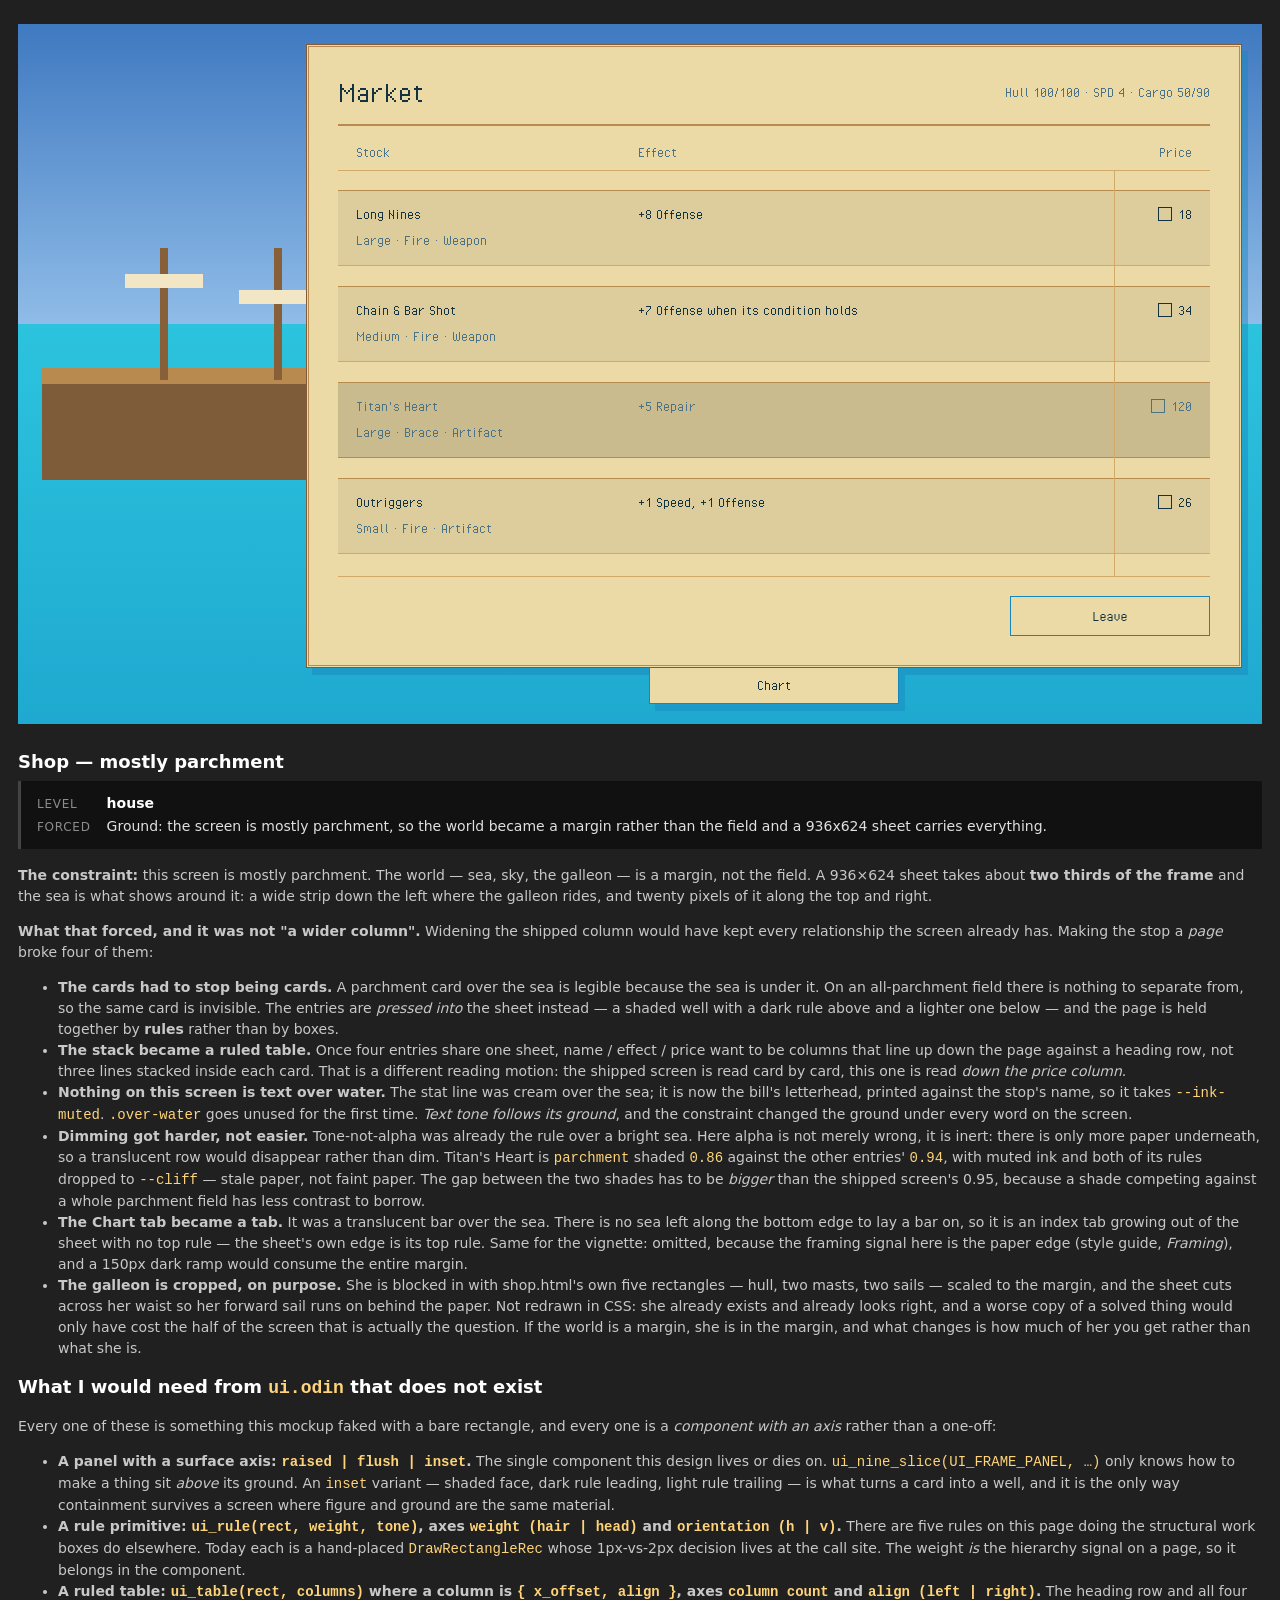
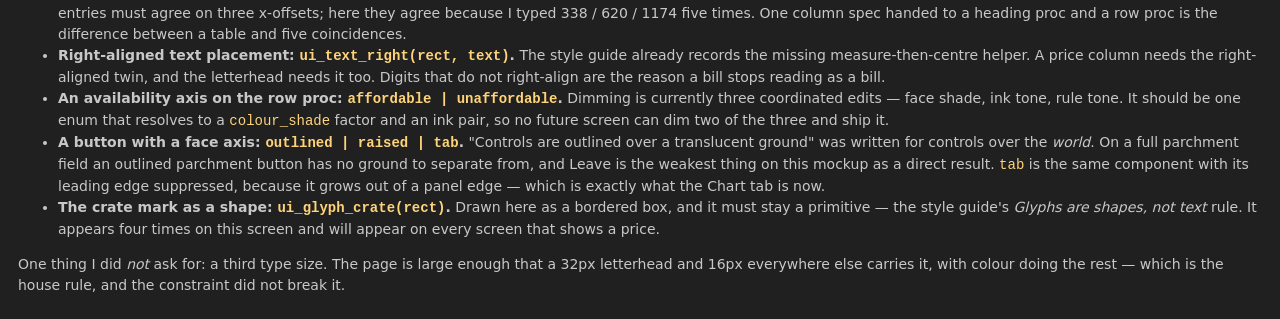
<file: docs/ui/mock/shop/mostly-parchment.html>
<!doctype html>
<html lang="en">
  <head>
    <meta charset="utf-8" />
    <title>Shop — mostly parchment</title>
    <link rel="stylesheet" href="../harness.css" />
    <style>
      /* ------------------------------------------------------------------ *
       * The world. It is the MARGIN here, not the field: a wide strip down
       * the left where the galleon rides, and a hand's width of sea and sky
       * around the other three edges of the sheet.
       * ------------------------------------------------------------------ */
      .sky {
        left: 0;
        top: 0;
        width: 1244px;
        height: 300px;
        background: linear-gradient(to bottom, var(--sky-high), var(--haze));
      }

      .water {
        left: 0;
        top: 300px;
        width: 1244px;
        height: 400px;
        background: linear-gradient(to bottom, var(--sea-bright), var(--sea));
      }

      /* The galleon, blocked in — same blocks as shop.html, moved into the
       * left margin and cropped by the sheet's edge. She already exists and
       * already looks right; redrawing her in CSS would be a worse copy of a
       * solved thing. What the constraint changes is how much of her you see,
       * and that is the point rather than an accident. */
      .hull {
        left: 24px;
        top: 344px;
        width: 470px;
        height: 112px;
        background: var(--rock);
        border-top: 16px solid var(--cliff);
      }

      .mast {
        top: 224px;
        width: 8px;
        height: 132px;
        background: var(--trunk);
      }

      .sail {
        height: 14px;
        background: var(--cream-bright);
      }

      /* ------------------------------------------------------------------ *
       * The sheet. This is the screen. Over a bright sea paper is opaque and
       * casts a shadow — the shadow is a second rectangle, drawn before the
       * sheet so nothing in the stacking order can swallow it.
       * ------------------------------------------------------------------ */
      .sheet-shadow {
        left: 294px;
        top: 27px;
        width: 936px;
        height: 624px;
        background: var(--sea-deep);
        opacity: 0.45;
      }

      .sheet {
        left: 288px;
        top: 20px;
        width: 936px;
        height: 624px;
      }

      /* The letterhead: the stop names itself, and the ship's particulars are
       * printed against it on the same line, the way a bill carries the
       * bearer's name. Both are ON paper now, so both take ink tones. */
      .headline {
        left: 320px;
        top: 52px;
      }

      .particulars {
        left: 700px;
        top: 60px;
        width: 492px;
        text-align: right;
      }

      /* Rules. A page is held together by rules, not by boxes — one heavy one
       * under the letterhead, hairlines everywhere else. Each is one
       * DrawRectangleRec and nothing more. */
      .rule-head {
        left: 320px;
        top: 100px;
        width: 872px;
        height: 2px;
        background: var(--cliff);
      }

      .rule-table-top {
        left: 320px;
        top: 146px;
        width: 872px;
        height: 1px;
        background: var(--sand);
      }

      .rule-table-foot {
        left: 320px;
        top: 552px;
        width: 872px;
        height: 1px;
        background: var(--sand);
      }

      .rule-price {
        left: 1096px;
        top: 146px;
        width: 1px;
        height: 406px;
        background: var(--sand);
      }

      /* The column heads. They exist because the entries below are a ruled
       * table and a table without heads is a stack of bars. */
      .head-stock {
        left: 338px;
        top: 120px;
      }

      .head-effect {
        left: 620px;
        top: 120px;
      }

      .head-price {
        left: 1096px;
        top: 120px;
        width: 78px;
        text-align: right;
      }

      /* ------------------------------------------------------------------ *
       * The stock, as entries pressed INTO the page rather than cards laid
       * over the sea. A card cannot survive here: parchment on parchment is
       * invisible, so containment has to be carved instead of stacked — a
       * shaded well with a dark rule above it and a lighter one below, which
       * is what an impression in paper looks like.
       * ------------------------------------------------------------------ */
      .entry {
        position: absolute;
        left: 320px;
        width: 872px;
        height: 76px;
        background: #ddcc9c; /* parchment shaded 0.94 — colour_shade's job in Odin */
      }

      .entry::before {
        content: "";
        position: absolute;
        left: 0;
        top: 0;
        width: 872px;
        height: 1px;
        background: var(--cliff);
      }

      .entry::after {
        content: "";
        position: absolute;
        left: 0;
        bottom: 0;
        width: 872px;
        height: 1px;
        background: var(--sand);
      }

      .entry .name {
        position: absolute;
        left: 18px;
        top: 16px;
      }

      .entry .spec {
        position: absolute;
        left: 18px;
        top: 42px;
      }

      .entry .intent {
        position: absolute;
        left: 300px;
        top: 16px;
      }

      .entry .price {
        position: absolute;
        right: 18px;
        top: 16px;
      }

      /* Unaffordable dims by TONE, never by alpha. On an all-parchment field
       * alpha would be worse than useless: there is no world under the entry
       * to show through, only more paper, so a translucent row would simply
       * vanish. Stale paper and duller ink is the whole signal. */
      .entry--dear {
        background: #cabb8f; /* parchment shaded 0.86 */
        color: var(--ink-muted);
      }

      .entry--dear::before,
      .entry--dear::after {
        background: var(--cliff);
      }

      .entry--dear .crate {
        border-color: var(--ink-muted);
      }

      .crate {
        display: inline-block;
        width: 14px;
        height: 14px;
        border: 1px solid var(--ink);
        margin-right: 6px;
        vertical-align: -2px;
      }

      /* The way out, printed at the foot of the bill where a signature goes. */
      .leave {
        left: 992px;
        top: 572px;
        width: 200px;
        height: 40px;
        text-align: center;
        line-height: 38px;
      }

      /* The Chart tab is now a tab in the literal sense: an index tab growing
       * out of the sheet's bottom edge into the water, with no top rule
       * because the sheet's own edge is its top rule. */
      .tab-shadow {
        left: 637px;
        top: 651px;
        width: 250px;
        height: 36px;
        background: var(--sea-deep);
        opacity: 0.45;
      }

      .tab {
        left: 631px;
        top: 644px;
        width: 250px;
        height: 36px;
        background: var(--parchment);
        border: 1px solid var(--sea-deep);
        border-top: 0;
        text-align: center;
        line-height: 34px;
      }
    </style>
  </head>
  <body>
    <div class="stage">
      <div class="at sky"></div>
      <div class="at water"></div>

      <div class="at hull"></div>
      <div class="at mast" style="left: 142px"></div>
      <div class="at mast" style="left: 256px"></div>
      <div class="at sail" style="left: 107px; top: 250px; width: 78px"></div>
      <div class="at sail" style="left: 221px; top: 266px; width: 78px"></div>

      <!-- No vignette. The framing signal on this screen is the paper edge
           itself (style guide, "Framing"): a 150px dark ramp would eat the
           entire margin and turn the one strip of world left into a bruise. -->

      <div class="at sheet-shadow"></div>
      <div class="at sheet frame-panel"></div>

      <div class="at headline title">Market</div>
      <div class="at particulars body muted">Hull 100/100 &middot; SPD 4 &middot; Cargo 50/90</div>

      <div class="at rule-head"></div>

      <div class="at head-stock body muted">Stock</div>
      <div class="at head-effect body muted">Effect</div>
      <div class="at head-price body muted">Price</div>

      <div class="at rule-table-top"></div>

      <div class="entry" style="top: 166px">
        <span class="name body">Long Nines</span>
        <span class="spec body muted">Large &middot; Fire &middot; Weapon</span>
        <span class="intent body">+8 Offense</span>
        <span class="price body"><i class="crate"></i>18</span>
      </div>

      <div class="entry" style="top: 262px">
        <span class="name body">Chain &amp; Bar Shot</span>
        <span class="spec body muted">Medium &middot; Fire &middot; Weapon</span>
        <span class="intent body">+7 Offense when its condition holds</span>
        <span class="price body"><i class="crate"></i>34</span>
      </div>

      <div class="entry entry--dear" style="top: 358px">
        <span class="name body">Titan's Heart</span>
        <span class="spec body">Large &middot; Brace &middot; Artifact</span>
        <span class="intent body">+5 Repair</span>
        <span class="price body"><i class="crate"></i>120</span>
      </div>

      <div class="entry" style="top: 454px">
        <span class="name body">Outriggers</span>
        <span class="spec body muted">Small &middot; Fire &middot; Artifact</span>
        <span class="intent body">+1 Speed, +1 Offense</span>
        <span class="price body"><i class="crate"></i>26</span>
      </div>

      <div class="at rule-price"></div>
      <div class="at rule-table-foot"></div>

      <div class="at leave frame-button body">Leave</div>

      <div class="at tab-shadow"></div>
      <div class="at tab body">Chart</div>
    </div>

    <div class="note">
      <h1>Shop — mostly parchment</h1>
      <dl class="port-cost">
        <dt>level</dt><dd class="level">house</dd>
        <dt>forced</dt><dd>Ground: the screen is mostly parchment, so the world became a margin rather than the field and a 936x624 sheet carries everything.</dd>
      </dl>
      <p>
        <strong>The constraint:</strong> this screen is mostly parchment. The world — sea, sky,
        the galleon — is a margin, not the field. A 936&times;624 sheet takes about
        <strong>two thirds of the frame</strong> and the sea is what shows around it: a wide strip
        down the left where the galleon rides, and twenty pixels of it along the top and right.
      </p>
      <p>
        <strong>What that forced, and it was not "a wider column".</strong> Widening the shipped
        column would have kept every relationship the screen already has. Making the stop a
        <em>page</em> broke four of them:
      </p>
      <ul>
        <li>
          <strong>The cards had to stop being cards.</strong> A parchment card over the sea is
          legible because the sea is under it. On an all-parchment field there is nothing to
          separate from, so the same card is invisible. The entries are <em>pressed into</em> the
          sheet instead — a shaded well with a dark rule above and a lighter one below — and the
          page is held together by <strong>rules</strong> rather than by boxes.
        </li>
        <li>
          <strong>The stack became a ruled table.</strong> Once four entries share one sheet, name
          / effect / price want to be columns that line up down the page against a heading row, not
          three lines stacked inside each card. That is a different reading motion: the shipped
          screen is read card by card, this one is read <em>down the price column</em>.
        </li>
        <li>
          <strong>Nothing on this screen is text over water.</strong> The stat line was cream over
          the sea; it is now the bill's letterhead, printed against the stop's name, so it takes
          <code>--ink-muted</code>. <code>.over-water</code> goes unused for the first time.
          <em>Text tone follows its ground</em>, and the constraint changed the ground under every
          word on the screen.
        </li>
        <li>
          <strong>Dimming got harder, not easier.</strong> Tone-not-alpha was already the rule over
          a bright sea. Here alpha is not merely wrong, it is inert: there is only more paper
          underneath, so a translucent row would disappear rather than dim. Titan's Heart is
          <code>parchment</code> shaded <code>0.86</code> against the other entries'
          <code>0.94</code>, with muted ink and both of its rules dropped to <code>--cliff</code> —
          stale paper, not faint paper. The gap between the two shades has to be
          <em>bigger</em> than the shipped screen's 0.95, because a shade competing against a whole
          parchment field has less contrast to borrow.
        </li>
        <li>
          <strong>The Chart tab became a tab.</strong> It was a translucent bar over the sea. There
          is no sea left along the bottom edge to lay a bar on, so it is an index tab growing out of
          the sheet with no top rule — the sheet's own edge is its top rule. Same for the vignette:
          omitted, because the framing signal here is the paper edge (style guide,
          <em>Framing</em>), and a 150px dark ramp would consume the entire margin.
        </li>
        <li>
          <strong>The galleon is cropped, on purpose.</strong> She is blocked in with shop.html's
          own five rectangles — hull, two masts, two sails — scaled to the margin, and the sheet
          cuts across her waist so her forward sail runs on behind the paper. Not redrawn in CSS:
          she already exists and already looks right, and a worse copy of a solved thing would only
          have cost the half of the screen that is actually the question. If the world is a margin,
          she is in the margin, and what changes is how much of her you get rather than what she is.
        </li>
      </ul>

      <h1>What I would need from <code>ui.odin</code> that does not exist</h1>
      <p>
        Every one of these is something this mockup faked with a bare rectangle, and every one is a
        <em>component with an axis</em> rather than a one-off:
      </p>
      <ul>
        <li>
          <strong>A panel with a surface axis: <code>raised | flush | inset</code>.</strong> The
          single component this design lives or dies on. <code>ui_nine_slice(UI_FRAME_PANEL, …)</code>
          only knows how to make a thing sit <em>above</em> its ground. An <code>inset</code> variant —
          shaded face, dark rule leading, light rule trailing — is what turns a card into a well, and
          it is the only way containment survives a screen where figure and ground are the same
          material.
        </li>
        <li>
          <strong>A rule primitive: <code>ui_rule(rect, weight, tone)</code>, axes
          <code>weight (hair | head)</code> and <code>orientation (h | v)</code>.</strong> There are
          five rules on this page doing the structural work boxes do elsewhere. Today each is a hand-placed
          <code>DrawRectangleRec</code> whose 1px-vs-2px decision lives at the call site. The weight
          <em>is</em> the hierarchy signal on a page, so it belongs in the component.
        </li>
        <li>
          <strong>A ruled table: <code>ui_table(rect, columns)</code> where a column is
          <code>{ x_offset, align }</code>, axes <code>column count</code> and
          <code>align (left | right)</code>.</strong> The heading row and all four entries must agree on
          three x-offsets; here they agree because I typed 338 / 620 / 1174 five times. One column
          spec handed to a heading proc and a row proc is the difference between a table and five
          coincidences.
        </li>
        <li>
          <strong>Right-aligned text placement: <code>ui_text_right(rect, text)</code>.</strong> The
          style guide already records the missing measure-then-centre helper. A price column needs the
          right-aligned twin, and the letterhead needs it too. Digits that do not right-align are the
          reason a bill stops reading as a bill.
        </li>
        <li>
          <strong>An availability axis on the row proc:
          <code>affordable | unaffordable</code>.</strong> Dimming is currently three coordinated
          edits — face shade, ink tone, rule tone. It should be one enum that resolves to a
          <code>colour_shade</code> factor and an ink pair, so no future screen can dim two of the three
          and ship it.
        </li>
        <li>
          <strong>A button with a face axis: <code>outlined | raised | tab</code>.</strong> "Controls are
          outlined over a translucent ground" was written for controls over the <em>world</em>. On a full
          parchment field an outlined parchment button has no ground to separate from, and Leave is the
          weakest thing on this mockup as a direct result. <code>tab</code> is the same component with
          its leading edge suppressed, because it grows out of a panel edge — which is exactly what the
          Chart tab is now.
        </li>
        <li>
          <strong>The crate mark as a shape: <code>ui_glyph_crate(rect)</code>.</strong> Drawn here as a
          bordered box, and it must stay a primitive — the style guide's <em>Glyphs are shapes, not
          text</em> rule. It appears four times on this screen and will appear on every screen that
          shows a price.
        </li>
      </ul>
      <p>
        One thing I did <em>not</em> ask for: a third type size. The page is large enough that a
        32px letterhead and 16px everywhere else carries it, with colour doing the rest — which is
        the house rule, and the constraint did not break it.
      </p>
    </div>
  </body>
</html>
</file>
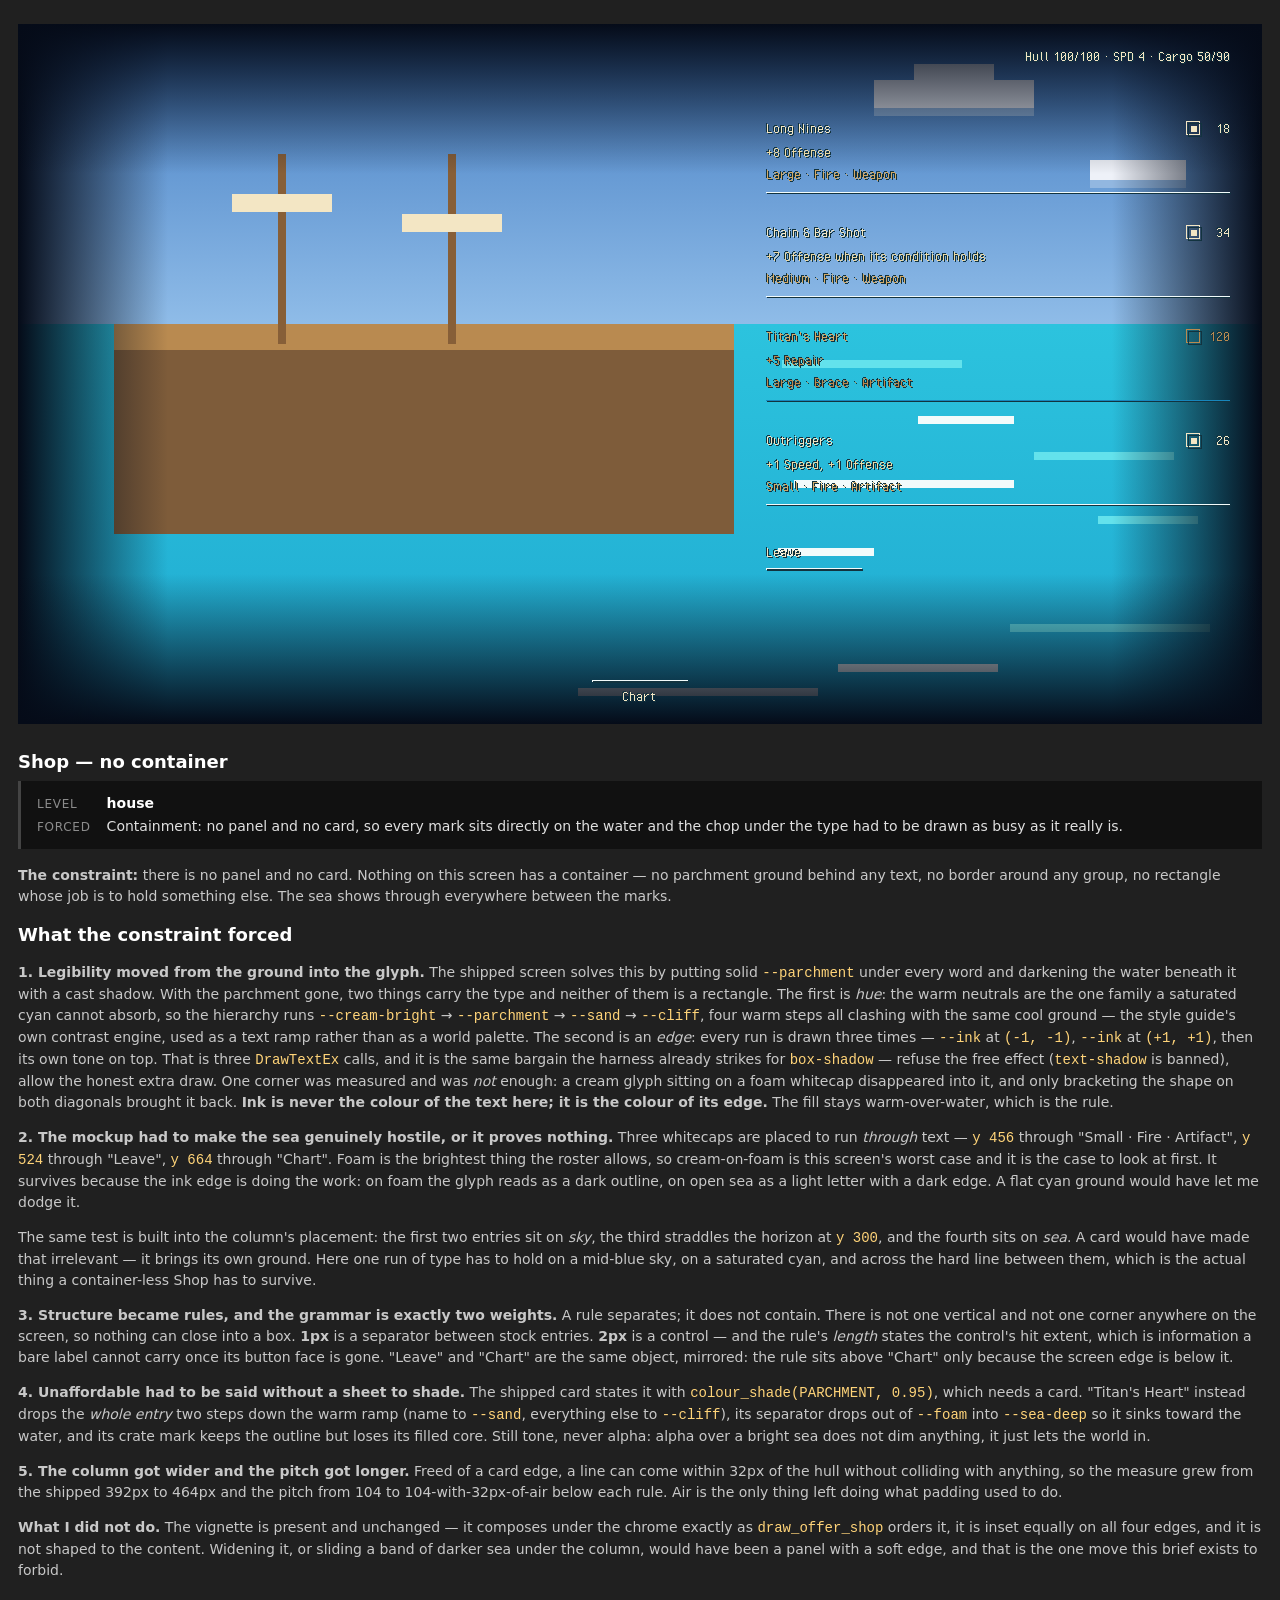
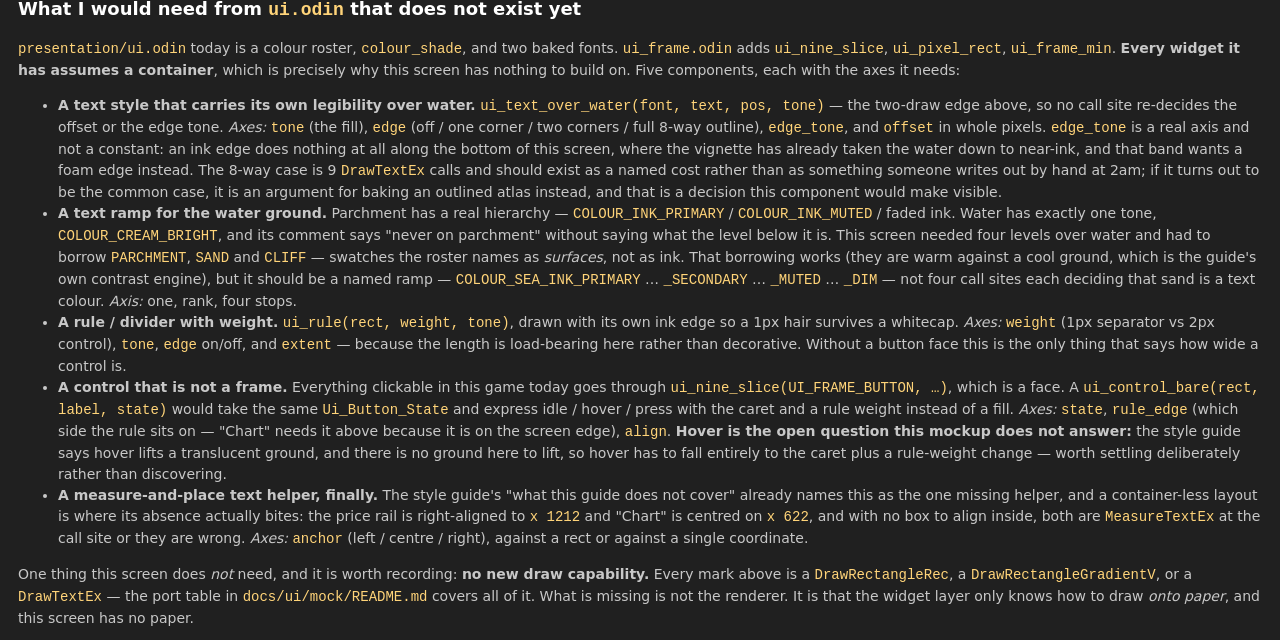
<file: docs/ui/mock/shop/no-container.html>
<!doctype html>
<html lang="en">
  <head>
    <meta charset="utf-8" />
    <title>Shop — no container</title>
    <link rel="stylesheet" href="../harness.css" />
    <style>
      /* ------------------------------------------------------------------
       * THE WORLD. Sky, sea, and the galleon blocked in — she already exists
       * and already looks right, so she is rectangles here and nothing more.
       * The chop and the clouds are NOT decoration: without a card there is
       * nothing between the type and the water, so the water under the type
       * has to be as busy as it really is or this mockup is not a test.
       * ------------------------------------------------------------------ */
      .sky {
        left: 0;
        top: 0;
        width: 1244px;
        height: 300px;
        background: linear-gradient(to bottom, var(--sky-high), var(--haze));
      }

      .sea {
        left: 0;
        top: 300px;
        width: 1244px;
        height: 400px;
        background: linear-gradient(to bottom, var(--sea-bright), var(--sea));
      }

      .cloud {
        background: var(--cloud);
      }

      .cloud-base {
        background: var(--cloud-shadow);
      }

      /* Whitecaps, on the backdrop's 4px lattice. The foam bars are placed
       * deliberately *under* text runs — foam is the brightest thing the
       * roster allows, so cream-on-foam is the worst case this screen has. */
      .chop-foam {
        height: 8px;
        background: var(--foam);
      }

      .chop-shallow {
        height: 8px;
        background: var(--sea-shallow);
      }

      .hull {
        left: 96px;
        top: 300px;
        width: 620px;
        height: 210px;
        background: var(--rock);
        border-top: 26px solid var(--cliff);
      }

      .mast {
        top: 130px;
        width: 8px;
        height: 190px;
        background: var(--trunk);
      }

      .sail {
        height: 18px;
        background: var(--cream-bright);
      }

      /* ------------------------------------------------------------------
       * THE TYPE, WHICH IS THE WHOLE SCREEN.
       *
       * There is no card, so a glyph's only ground is the sea. Two things
       * carry it, and neither is a rectangle behind anything:
       *
       *   1. HUE. The warm neutrals are the one family the cool sea cannot
       *      absorb, so the hierarchy runs cream -> parchment -> sand ->
       *      cliff, all of them warm, all of them clashing with the water.
       *   2. AN EDGE. Every run is drawn three times: in ink at (-1,-1), in
       *      ink at (+1,+1), then in its own tone on top. Three DrawTextEx
       *      calls, exactly as .cast-shadow is two DrawRectangleRec calls —
       *      the harness refuses the free effect (text-shadow is banned) and
       *      allows the honest extra draw. Two opposed corners rather than
       *      one, because one is not enough over a whitecap: foam is the
       *      brightest tone the roster has, and a cream glyph on it survives
       *      only if its shape is bracketed on both diagonals.
       *
       * Ink is never the colour of the text. It is the colour of its EDGE.
       * The fill stays warm-over-water, which is the rule.
       * ------------------------------------------------------------------ */
      .t {
        position: absolute;
        z-index: 0; /* its own stacking context, so the edge cannot fall behind the sea */
        white-space: pre;
        color: var(--cream-bright);
      }

      .t::before,
      .t::after {
        content: attr(data-t);
        position: absolute;
        color: var(--ink);
        z-index: -1;
      }

      .t::before {
        left: 1px;
        top: 1px;
      }

      .t::after {
        left: -1px;
        top: -1px;
      }

      /* A run set to the right rail. Its box hugs its text, so the edges are
       * anchored from the right instead — same two corners, mirrored anchor. */
      .t-right::before {
        left: auto;
        right: -1px;
      }

      .t-right::after {
        left: auto;
        right: 1px;
      }

      .tone-name {
        color: var(--cream-bright);
      }

      .tone-intent {
        color: var(--parchment);
      }

      .tone-spec {
        color: var(--sand);
      }

      .tone-dear {
        color: var(--cliff);
      }

      /* ------------------------------------------------------------------
       * THE RULES, WHICH ARE THE ONLY STRUCTURE.
       *
       * A rule separates; it does not contain. There are no verticals and no
       * corners anywhere on this screen, so nothing closes into a box.
       * The grammar is exactly two weights and it is the whole of the
       * screen's syntax:
       *
       *   1px  — a separator between two stock entries.
       *   2px  — a control, and the rule's LENGTH states the control's hit
       *          extent, which a label alone cannot say once its button face
       *          is gone.
       *
       * Rules take the same ink edge as the type, for the same reason: a 1px
       * foam hair over a foam whitecap would otherwise vanish.
       * ------------------------------------------------------------------ */
      .rule {
        position: absolute;
        z-index: 0;
        left: 748px;
        width: 464px;
        height: 1px;
        background: var(--foam);
      }

      .rule::before {
        content: "";
        position: absolute;
        left: 1px;
        top: 1px;
        width: 100%;
        height: 100%;
        background: var(--ink);
        z-index: -1;
      }

      .rule-dim {
        background: var(--sea-deep);
      }

      .rule-control {
        width: 96px;
        height: 2px;
      }

      /* The price rail's crate mark. A 14px outline with a filled core; the
       * unaffordable one keeps the outline and loses the core, so an empty
       * crate is the mark of stock you cannot take. */
      .crate {
        position: absolute;
        z-index: 0;
        left: 1168px;
        width: 14px;
        height: 14px;
        border: 1px solid var(--cream-bright);
      }

      .crate::before {
        content: "";
        position: absolute;
        left: 1px;
        top: 1px;
        width: 14px;
        height: 14px;
        border: 1px solid var(--ink);
        z-index: -1;
      }

      .crate::after {
        content: "";
        position: absolute;
        left: 4px;
        top: 4px;
        width: 6px;
        height: 6px;
        background: var(--cream-bright);
      }

      .crate-dear {
        border-color: var(--cliff);
      }

      .crate-dear::after {
        display: none;
      }
    </style>
  </head>
  <body>
    <div class="stage">
      <div class="at sky"></div>
      <div class="at sea"></div>

      <div class="at cloud" style="left: 856px; top: 56px; width: 160px; height: 28px"></div>
      <div class="at cloud" style="left: 896px; top: 40px; width: 80px; height: 16px"></div>
      <div class="at cloud-base" style="left: 856px; top: 84px; width: 160px; height: 8px"></div>
      <div class="at cloud" style="left: 1072px; top: 136px; width: 96px; height: 20px"></div>
      <div class="at cloud-base" style="left: 1072px; top: 156px; width: 96px; height: 8px"></div>

      <div class="at hull"></div>
      <div class="at mast" style="left: 260px"></div>
      <div class="at mast" style="left: 430px"></div>
      <div class="at sail" style="left: 214px; top: 170px; width: 100px"></div>
      <div class="at sail" style="left: 384px; top: 190px; width: 100px"></div>

      <!-- Chop under the column, on purpose. Three of these run straight
           through a text line: 456 through "Small · Fire · Artifact",
           524 through "Leave", 664 through "Chart". -->
      <div class="at chop-shallow" style="left: 764px; top: 336px; width: 180px"></div>
      <div class="at chop-foam" style="left: 900px; top: 392px; width: 96px"></div>
      <div class="at chop-shallow" style="left: 1016px; top: 428px; width: 140px"></div>
      <div class="at chop-foam" style="left: 776px; top: 456px; width: 220px"></div>
      <div class="at chop-shallow" style="left: 1080px; top: 492px; width: 100px"></div>
      <div class="at chop-foam" style="left: 760px; top: 524px; width: 96px"></div>
      <div class="at chop-shallow" style="left: 992px; top: 600px; width: 200px"></div>
      <div class="at chop-foam" style="left: 820px; top: 640px; width: 160px"></div>
      <div class="at chop-foam" style="left: 560px; top: 664px; width: 240px"></div>

      <!-- The vignette, exactly as draw_offer_shop composes it: under the
           chrome, unchanged, and not shaped to the content. It is the world's
           own framing, not a scrim placed to make the type work. -->
      <div class="vignette"></div>

      <div
        class="t t-right body"
        style="right: 32px; top: 24px"
        data-t="Hull 100/100 · SPD 4 · Cargo 50/90"
      >Hull 100/100 · SPD 4 · Cargo 50/90</div>

      <!-- Long Nines — 18 -->
      <div class="t body tone-name" style="left: 748px; top: 96px" data-t="Long Nines">Long Nines</div>
      <div class="t body tone-intent" style="left: 748px; top: 120px" data-t="+8 Offense">+8 Offense</div>
      <div class="t body tone-spec" style="left: 748px; top: 142px" data-t="Large · Fire · Weapon">Large · Fire · Weapon</div>
      <div class="at crate" style="top: 97px"></div>
      <div class="t t-right body tone-name" style="right: 32px; top: 96px" data-t="18">18</div>
      <div class="rule" style="top: 168px"></div>

      <!-- Chain & Bar Shot — 34 -->
      <div class="t body tone-name" style="left: 748px; top: 200px" data-t="Chain &amp; Bar Shot">Chain &amp; Bar Shot</div>
      <div class="t body tone-intent" style="left: 748px; top: 224px" data-t="+7 Offense when its condition holds">+7 Offense when its condition holds</div>
      <div class="t body tone-spec" style="left: 748px; top: 246px" data-t="Medium · Fire · Weapon">Medium · Fire · Weapon</div>
      <div class="at crate" style="top: 201px"></div>
      <div class="t t-right body tone-name" style="right: 32px; top: 200px" data-t="34">34</div>
      <div class="rule" style="top: 272px"></div>

      <!-- Titan's Heart — 120. Unaffordable: the whole entry drops two steps
           down the warm ramp and its rule drops out of foam into the water.
           Dimmed by TONE, never by alpha — alpha over a bright sea does not
           dim anything, it just lets the world in (style guide, Framing). -->
      <div class="t body tone-spec" style="left: 748px; top: 304px" data-t="Titan's Heart">Titan's Heart</div>
      <div class="t body tone-dear" style="left: 748px; top: 328px" data-t="+5 Repair">+5 Repair</div>
      <div class="t body tone-dear" style="left: 748px; top: 350px" data-t="Large · Brace · Artifact">Large · Brace · Artifact</div>
      <div class="at crate crate-dear" style="top: 305px"></div>
      <div class="t t-right body tone-dear" style="right: 32px; top: 304px" data-t="120">120</div>
      <div class="rule rule-dim" style="top: 376px"></div>

      <!-- Outriggers — 26 -->
      <div class="t body tone-name" style="left: 748px; top: 408px" data-t="Outriggers">Outriggers</div>
      <div class="t body tone-intent" style="left: 748px; top: 432px" data-t="+1 Speed, +1 Offense">+1 Speed, +1 Offense</div>
      <div class="t body tone-spec" style="left: 748px; top: 454px" data-t="Small · Fire · Artifact">Small · Fire · Artifact</div>
      <div class="at crate" style="top: 409px"></div>
      <div class="t t-right body tone-name" style="right: 32px; top: 408px" data-t="26">26</div>
      <div class="rule" style="top: 480px"></div>

      <!-- Leave. No face, no border: a label and a 2px rule whose length is
           the control's hit extent. -->
      <div class="t body tone-name" style="left: 748px; top: 520px" data-t="Leave">Leave</div>
      <div class="rule rule-control" style="left: 748px; top: 544px"></div>

      <!-- Chart, on the bottom edge. The same control grammar, mirrored: the
           2px rule sits above the label because the screen edge is below it. -->
      <div class="rule rule-control" style="left: 574px; top: 656px"></div>
      <div class="t body tone-name" style="left: 604px; top: 664px" data-t="Chart">Chart</div>
    </div>

    <div class="note">
      <h1>Shop — no container</h1>
      <dl class="port-cost">
        <dt>level</dt><dd class="level">house</dd>
        <dt>forced</dt><dd>Containment: no panel and no card, so every mark sits directly on the water and the chop under the type had to be drawn as busy as it really is.</dd>
      </dl>
      <p>
        <strong>The constraint:</strong> there is no panel and no card. Nothing on this screen has a
        container — no parchment ground behind any text, no border around any group, no rectangle
        whose job is to hold something else. The sea shows through everywhere between the marks.
      </p>

      <h1>What the constraint forced</h1>
      <p>
        <strong>1. Legibility moved from the ground into the glyph.</strong> The shipped screen
        solves this by putting solid <code>--parchment</code> under every word and darkening the
        water beneath it with a cast shadow. With the parchment gone, two things carry the type and
        neither of them is a rectangle. The first is <em>hue</em>: the warm neutrals are the one
        family a saturated cyan cannot absorb, so the hierarchy runs
        <code>--cream-bright</code> → <code>--parchment</code> → <code>--sand</code> →
        <code>--cliff</code>, four warm steps all clashing with the same cool ground — the style
        guide's own contrast engine, used as a text ramp rather than as a world palette. The second
        is an <em>edge</em>: every run is drawn three times — <code>--ink</code> at
        <code>(-1,&nbsp;-1)</code>, <code>--ink</code> at <code>(+1,&nbsp;+1)</code>, then its own
        tone on top. That is three <code>DrawTextEx</code> calls, and it is the same bargain the
        harness already strikes for <code>box-shadow</code> — refuse the free effect
        (<code>text-shadow</code> is banned), allow the honest extra draw. One corner was measured
        and was <em>not</em> enough: a cream glyph sitting on a foam whitecap disappeared into it,
        and only bracketing the shape on both diagonals brought it back.
        <strong>Ink is never the colour of the text here; it is the colour of its edge.</strong>
        The fill stays warm-over-water, which is the rule.
      </p>
      <p>
        <strong>2. The mockup had to make the sea genuinely hostile, or it proves nothing.</strong>
        Three whitecaps are placed to run <em>through</em> text — <code>y 456</code> through
        "Small&nbsp;·&nbsp;Fire&nbsp;·&nbsp;Artifact", <code>y 524</code> through "Leave",
        <code>y 664</code> through "Chart". Foam is the brightest thing the roster allows, so
        cream-on-foam is this screen's worst case and it is the case to look at first. It survives
        because the ink edge is doing the work: on foam the glyph reads as a dark outline, on open
        sea as a light letter with a dark edge. A flat cyan ground would have let me dodge it.
      </p>
      <p>
        The same test is built into the column's placement: the first two entries sit on
        <em>sky</em>, the third straddles the horizon at <code>y&nbsp;300</code>, and the fourth
        sits on <em>sea</em>. A card would have made that irrelevant — it brings its own ground.
        Here one run of type has to hold on a mid-blue sky, on a saturated cyan, and across the
        hard line between them, which is the actual thing a container-less Shop has to survive.
      </p>
      <p>
        <strong>3. Structure became rules, and the grammar is exactly two weights.</strong> A rule
        separates; it does not contain. There is not one vertical and not one corner anywhere on
        the screen, so nothing can close into a box. <strong>1px</strong> is a separator between
        stock entries. <strong>2px</strong> is a control — and the rule's <em>length</em> states
        the control's hit extent, which is information a bare label cannot carry once its button
        face is gone. "Leave" and "Chart" are the same object, mirrored: the rule sits above
        "Chart" only because the screen edge is below it.
      </p>
      <p>
        <strong>4. Unaffordable had to be said without a sheet to shade.</strong> The shipped card
        states it with <code>colour_shade(PARCHMENT, 0.95)</code>, which needs a card.
        "Titan's&nbsp;Heart" instead drops the <em>whole entry</em> two steps down the warm ramp
        (name to <code>--sand</code>, everything else to <code>--cliff</code>), its separator drops
        out of <code>--foam</code> into <code>--sea-deep</code> so it sinks toward the water, and
        its crate mark keeps the outline but loses its filled core. Still tone, never alpha: alpha
        over a bright sea does not dim anything, it just lets the world in.
      </p>
      <p>
        <strong>5. The column got wider and the pitch got longer.</strong> Freed of a card edge, a
        line can come within 32px of the hull without colliding with anything, so the measure grew
        from the shipped 392px to 464px and the pitch from 104 to 104-with-32px-of-air below each
        rule. Air is the only thing left doing what padding used to do.
      </p>
      <p>
        <strong>What I did not do.</strong> The vignette is present and unchanged — it composes
        under the chrome exactly as <code>draw_offer_shop</code> orders it, it is inset equally on
        all four edges, and it is not shaped to the content. Widening it, or sliding a band of
        darker sea under the column, would have been a panel with a soft edge, and that is the one
        move this brief exists to forbid.
      </p>

      <h1>What I would need from <code>ui.odin</code> that does not exist yet</h1>
      <p>
        <code>presentation/ui.odin</code> today is a colour roster, <code>colour_shade</code>, and
        two baked fonts. <code>ui_frame.odin</code> adds <code>ui_nine_slice</code>,
        <code>ui_pixel_rect</code>, <code>ui_frame_min</code>. <strong>Every widget it has assumes
        a container</strong>, which is precisely why this screen has nothing to build on. Five
        components, each with the axes it needs:
      </p>
      <ul>
        <li>
          <strong>A text style that carries its own legibility over water.</strong>
          <code>ui_text_over_water(font, text, pos, tone)</code> — the two-draw edge above, so no
          call site re-decides the offset or the edge tone.
          <em>Axes:</em> <code>tone</code> (the fill), <code>edge</code> (off / one corner / two
          corners / full 8-way outline), <code>edge_tone</code>, and <code>offset</code> in whole
          pixels. <code>edge_tone</code> is a real axis and not a constant: an ink edge does
          nothing at all along the bottom of this screen, where the vignette has already taken the
          water down to near-ink, and that band wants a foam edge instead. The 8-way case is 9
          <code>DrawTextEx</code> calls and should exist as a named cost rather than as something
          someone writes out by hand at 2am; if it turns out to be the common case, it is an
          argument for baking an outlined atlas instead, and that is a decision this component
          would make visible.
        </li>
        <li>
          <strong>A text ramp for the water ground.</strong> Parchment has a real hierarchy —
          <code>COLOUR_INK_PRIMARY</code> / <code>COLOUR_INK_MUTED</code> / faded ink. Water has
          exactly one tone, <code>COLOUR_CREAM_BRIGHT</code>, and its comment says "never on
          parchment" without saying what the level below it is. This screen needed four levels over
          water and had to borrow <code>PARCHMENT</code>, <code>SAND</code> and <code>CLIFF</code>
          — swatches the roster names as <em>surfaces</em>, not as ink. That borrowing works
          (they are warm against a cool ground, which is the guide's own contrast engine), but it
          should be a named ramp — <code>COLOUR_SEA_INK_PRIMARY</code> …
          <code>_SECONDARY</code> … <code>_MUTED</code> … <code>_DIM</code> — not four call sites
          each deciding that sand is a text colour.
          <em>Axis:</em> one, rank, four stops.
        </li>
        <li>
          <strong>A rule / divider with weight.</strong> <code>ui_rule(rect, weight, tone)</code>,
          drawn with its own ink edge so a 1px hair survives a whitecap.
          <em>Axes:</em> <code>weight</code> (1px separator vs 2px control), <code>tone</code>,
          <code>edge</code> on/off, and <code>extent</code> — because the length is load-bearing
          here rather than decorative. Without a button face this is the only thing that says how
          wide a control is.
        </li>
        <li>
          <strong>A control that is not a frame.</strong> Everything clickable in this game today
          goes through <code>ui_nine_slice(UI_FRAME_BUTTON, …)</code>, which is a face. A
          <code>ui_control_bare(rect, label, state)</code> would take the same
          <code>Ui_Button_State</code> and express idle / hover / press with the caret and a rule
          weight instead of a fill.
          <em>Axes:</em> <code>state</code>, <code>rule_edge</code> (which side the rule sits on —
          "Chart" needs it above because it is on the screen edge), <code>align</code>.
          <strong>Hover is the open question this mockup does not answer:</strong> the style guide
          says hover lifts a translucent ground, and there is no ground here to lift, so hover has
          to fall entirely to the caret plus a rule-weight change — worth settling deliberately
          rather than discovering.
        </li>
        <li>
          <strong>A measure-and-place text helper, finally.</strong> The style guide's "what this
          guide does not cover" already names this as the one missing helper, and a
          container-less layout is where its absence actually bites: the price rail is
          right-aligned to <code>x&nbsp;1212</code> and "Chart" is centred on
          <code>x&nbsp;622</code>, and with no box to align inside, both are
          <code>MeasureTextEx</code> at the call site or they are wrong.
          <em>Axes:</em> <code>anchor</code> (left / centre / right), against a rect or against a
          single coordinate.
        </li>
      </ul>
      <p>
        One thing this screen does <em>not</em> need, and it is worth recording: <strong>no new
        draw capability.</strong> Every mark above is a <code>DrawRectangleRec</code>, a
        <code>DrawRectangleGradientV</code>, or a <code>DrawTextEx</code> — the port table in
        <code>docs/ui/mock/README.md</code> covers all of it. What is missing is not the renderer.
        It is that the widget layer only knows how to draw <em>onto paper</em>, and this screen has
        no paper.
      </p>
    </div>
  </body>
</html>
</file>
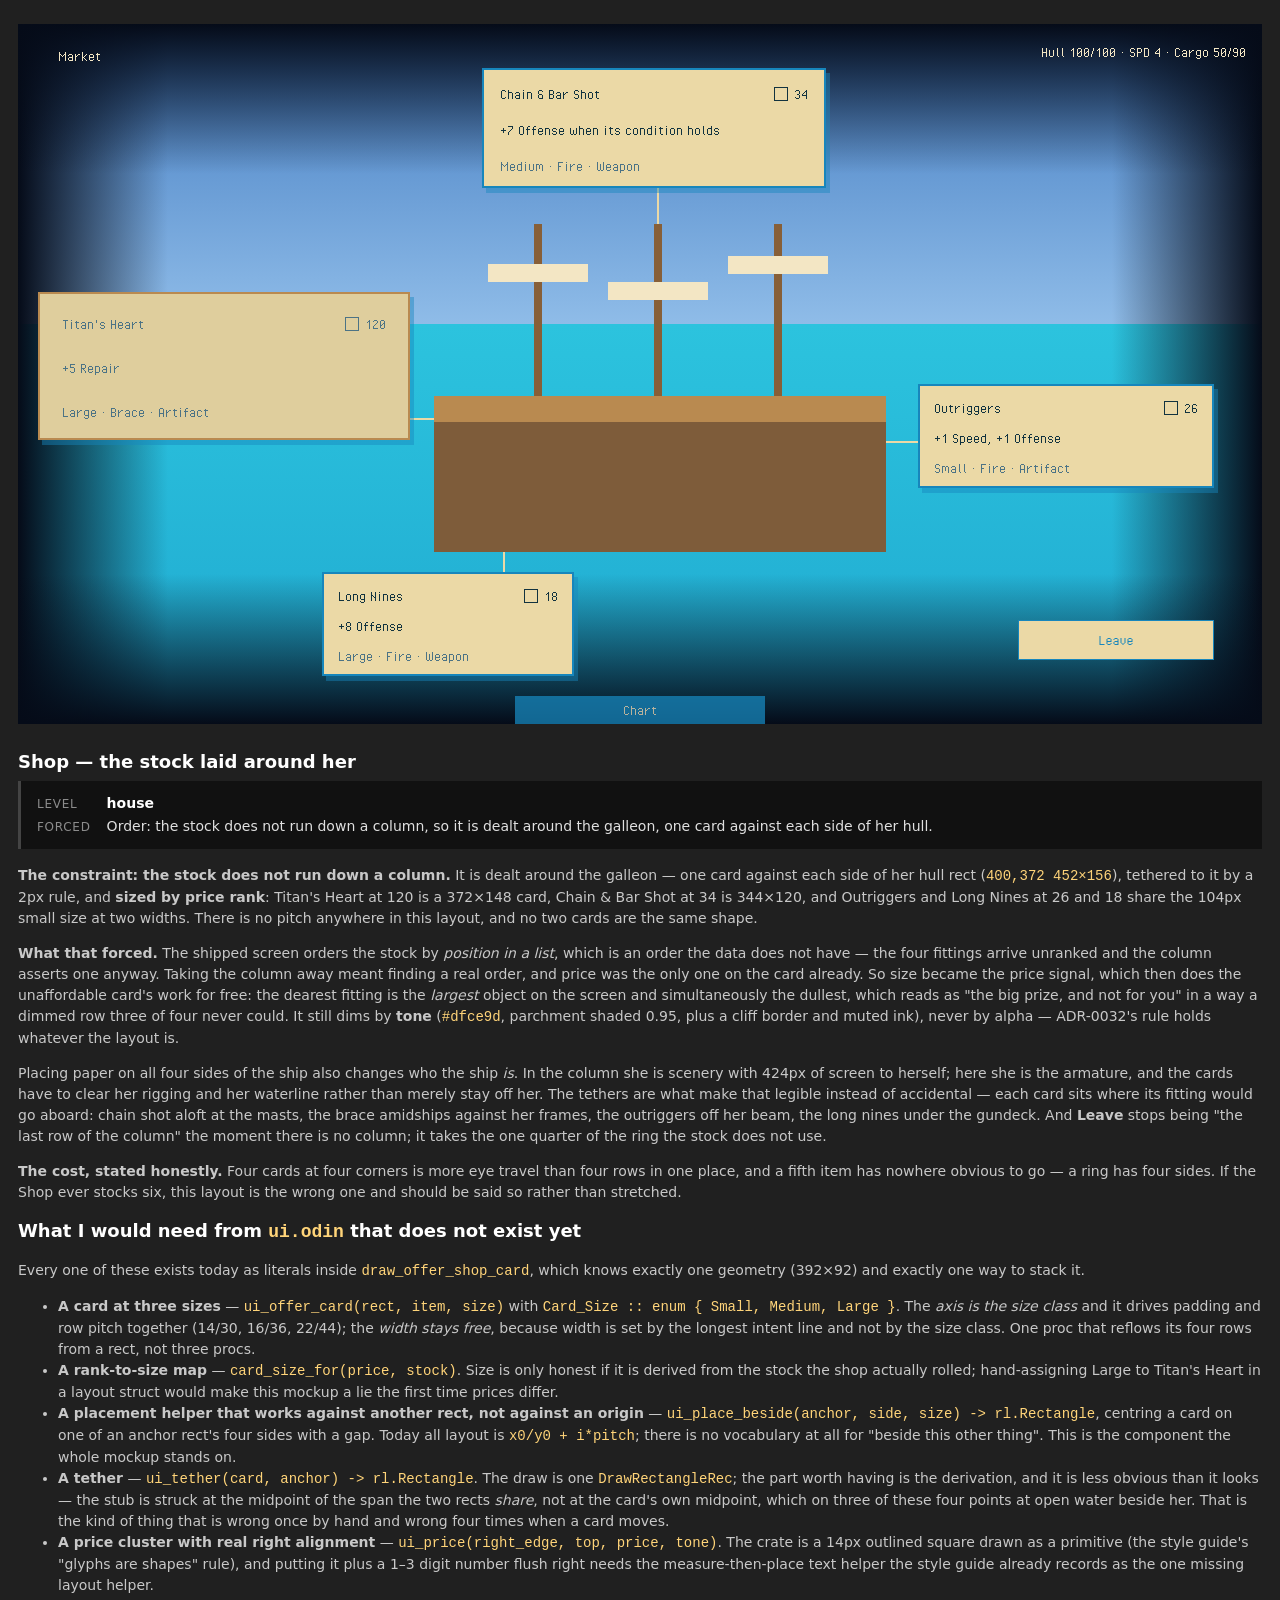
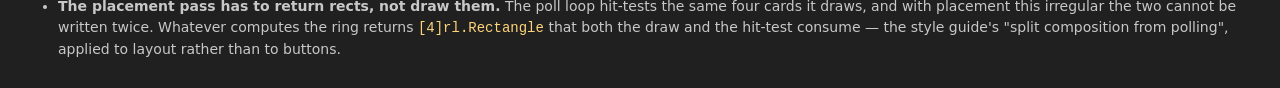
<file: docs/ui/mock/shop/not-a-column.html>
<!doctype html>
<html lang="en">
  <head>
    <meta charset="utf-8" />
    <title>Shop — the stock laid around her</title>
    <link rel="stylesheet" href="../harness.css" />
    <style>
      /* ------------------------------------------------------------------ the world

         The galleon, blocked in with plain rectangles exactly as shop.html does. She
         already exists and already looks right, and here she is doing more work than
         she does on the shipped screen: every card is placed against her silhouette,
         so her block is the layout's anchor and not merely the thing left of it. */
      .horizon {
        left: 0;
        top: 0;
        width: 1244px;
        height: 300px;
        background: linear-gradient(to bottom, var(--sky-high), var(--haze));
      }

      .water {
        left: 0;
        top: 300px;
        width: 1244px;
        height: 400px;
        background: linear-gradient(to bottom, var(--sea-bright), var(--sea));
      }

      /* The anchor rect the whole composition is measured off: 416,372 452x156. */
      .hull {
        left: 416px;
        top: 372px;
        width: 452px;
        height: 156px;
        background: var(--rock);
        border-top: 26px solid var(--cliff);
      }

      .mast {
        top: 200px;
        width: 8px;
        height: 172px;
        background: var(--trunk);
      }

      .sail {
        height: 18px;
        background: var(--cream-bright);
      }

      /* ------------------------------------------------------------------ the stock

         Four cards at three sizes, dealt around the hull rather than stacked down a
         column. Size is the price rank — the dearest fitting is the largest object on
         the screen and the cheapest is the smallest, so the eye ranks the stock before
         it reads a single digit. Each card is tethered to the part of her it fits.

         A size class fixes the height, the padding and the row pitch. The width is free,
         because the width is what the longest intent line needs, not what the price says. */
      .card {
        position: absolute;
      }

      .card .name,
      .card .intent,
      .card .spec,
      .card .price {
        position: absolute;
      }

      /* Large — pad 22, pitch 44. */
      .card--lg {
        height: 148px;
      }

      .card--lg .name,
      .card--lg .price {
        top: 22px;
      }

      .card--lg .name {
        left: 22px;
      }

      .card--lg .price {
        right: 22px;
      }

      .card--lg .intent {
        left: 22px;
        top: 66px;
      }

      .card--lg .spec {
        left: 22px;
        top: 110px;
      }

      /* Medium — pad 16, pitch 36. */
      .card--md {
        height: 120px;
      }

      .card--md .name,
      .card--md .price {
        top: 16px;
      }

      .card--md .name {
        left: 16px;
      }

      .card--md .price {
        right: 16px;
      }

      .card--md .intent {
        left: 16px;
        top: 52px;
      }

      .card--md .spec {
        left: 16px;
        top: 88px;
      }

      /* Small — pad 14, pitch 30. Two cards share it at two widths. */
      .card--sm {
        height: 104px;
      }

      .card--sm .name,
      .card--sm .price {
        top: 14px;
      }

      .card--sm .name {
        left: 14px;
      }

      .card--sm .price {
        right: 14px;
      }

      .card--sm .intent {
        left: 14px;
        top: 44px;
      }

      .card--sm .spec {
        left: 14px;
        top: 74px;
      }

      /* Where each one lies. Not a pitch — four placements against the hull's four sides. */
      .c-titan {
        left: 20px;
        top: 268px;
        width: 372px;
      }

      .c-chain {
        left: 464px;
        top: 44px;
        width: 344px;
      }

      .c-outriggers {
        left: 900px;
        top: 360px;
        width: 296px;
      }

      .c-nines {
        left: 304px;
        top: 548px;
        width: 252px;
      }

      /* The tether: one axis-aligned 2px rectangle from a card's edge to the hull's,
       * which is one DrawRectangleRec. Nothing diagonal, because a diagonal is not a rect. */
      .tether {
        background: var(--parchment);
      }

      .crate {
        display: inline-block;
        width: 14px;
        height: 14px;
        border: 1px solid currentColor;
        margin-right: 6px;
        vertical-align: -2px;
      }

      /* Unaffordable dims by TONE, never by alpha (ADR-0032) — over a bright sea,
       * translucency costs a panel its own ground and the water stains through it.
       * Here the dearest is also the biggest, so the one thing she cannot have is the
       * largest and the dullest object on the screen at the same time. */
      .card--dear {
        background: #dfce9d; /* parchment shaded 0.95 — colour_shade's job in Odin */
        border-color: var(--cliff);
        color: var(--ink-muted);
      }

      /* Leave is no longer "the last row of the column", so it needs a berth of its own:
       * the one quarter of the ring the stock does not occupy. */
      .leave {
        left: 1000px;
        top: 596px;
        width: 196px;
        height: 40px;
        text-align: center;
        line-height: 38px;
        color: var(--sea-deep);
      }

      .heading {
        left: 40px;
        top: 24px;
      }

      .stat-line {
        right: 16px;
        top: 20px;
      }

      .chart-tab {
        left: 497px;
        bottom: 0;
        width: 250px;
        height: 28px;
        background: var(--sea-deep);
        opacity: 0.75;
        text-align: center;
        line-height: 28px;
      }
    </style>
  </head>
  <body>
    <div class="stage">
      <div class="at horizon"></div>
      <div class="at water"></div>

      <div class="at hull"></div>
      <div class="at mast" style="left: 516px"></div>
      <div class="at mast" style="left: 636px"></div>
      <div class="at mast" style="left: 756px"></div>
      <div class="at sail" style="left: 470px; top: 240px; width: 100px"></div>
      <div class="at sail" style="left: 590px; top: 258px; width: 100px"></div>
      <div class="at sail" style="left: 710px; top: 232px; width: 100px"></div>

      <!-- The vignette frames the world and the chrome sits on top of it, as
           draw_offer_shop composes. It matters more here than on the shipped screen:
           the ring puts paper within 20px of three edges, and every one of those cards
           has to stay off the dimmed band rather than sit in it. -->
      <div class="vignette"></div>

      <div class="at heading body over-water">Market</div>
      <div class="at stat-line body over-water">Hull 100/100 &middot; SPD 4 &middot; Cargo 50/90</div>

      <!-- Tethers: card edge → hull edge, one rectangle each, struck at the midpoint of
           the span the two rects share — not at the card's own midpoint, which on three
           of these four points at open water beside her. -->
      <div class="at tether" style="left: 392px; top: 394px; width: 24px; height: 2px"></div>
      <div class="at tether" style="left: 639px; top: 164px; width: 2px; height: 36px"></div>
      <div class="at tether" style="left: 868px; top: 417px; width: 32px; height: 2px"></div>
      <div class="at tether" style="left: 485px; top: 528px; width: 2px; height: 20px"></div>

      <!-- Amidships, against her frames: the dearest thing in the stock, and out of reach. -->
      <div class="card card--lg card--dear c-titan frame-card cast-shadow">
        <span class="name body">Titan's Heart</span>
        <span class="intent body">+5 Repair</span>
        <span class="spec body muted">Large &middot; Brace &middot; Artifact</span>
        <span class="price body"><i class="crate"></i>120</span>
      </div>

      <!-- Aloft, against the rigging it cuts. -->
      <div class="card card--md c-chain frame-card cast-shadow">
        <span class="name body">Chain &amp; Bar Shot</span>
        <span class="intent body">+7 Offense when its condition holds</span>
        <span class="spec body muted">Medium &middot; Fire &middot; Weapon</span>
        <span class="price body"><i class="crate"></i>34</span>
      </div>

      <!-- Off her beam, where an outrigger goes. -->
      <div class="card card--sm c-outriggers frame-card cast-shadow">
        <span class="name body">Outriggers</span>
        <span class="intent body">+1 Speed, +1 Offense</span>
        <span class="spec body muted">Small &middot; Fire &middot; Artifact</span>
        <span class="price body"><i class="crate"></i>26</span>
      </div>

      <!-- Under her, at the gundeck. -->
      <div class="card card--sm c-nines frame-card cast-shadow">
        <span class="name body">Long Nines</span>
        <span class="intent body">+8 Offense</span>
        <span class="spec body muted">Large &middot; Fire &middot; Weapon</span>
        <span class="price body"><i class="crate"></i>18</span>
      </div>

      <div class="at leave frame-button body">Leave</div>

      <div class="at chart-tab body over-water">Chart</div>
    </div>

    <div class="note">
      <h1>Shop — the stock laid around her</h1>
      <dl class="port-cost">
        <dt>level</dt><dd class="level">house</dd>
        <dt>forced</dt><dd>Order: the stock does not run down a column, so it is dealt around the galleon, one card against each side of her hull.</dd>
      </dl>
      <p>
        <strong>The constraint: the stock does not run down a column.</strong> It is dealt around
        the galleon — one card against each side of her hull rect (<code>400,372 452&times;156</code>),
        tethered to it by a 2px rule, and <strong>sized by price rank</strong>: Titan's Heart at 120
        is a 372&times;148 card, Chain &amp; Bar Shot at 34 is 344&times;120, and Outriggers and Long
        Nines at 26 and 18 share the 104px small size at two widths. There is no pitch anywhere in
        this layout, and no two cards are the same shape.
      </p>
      <p>
        <strong>What that forced.</strong> The shipped screen orders the stock by <em>position in a
        list</em>, which is an order the data does not have — the four fittings arrive unranked and
        the column asserts one anyway. Taking the column away meant finding a real order, and price
        was the only one on the card already. So size became the price signal, which then does the
        unaffordable card's work for free: the dearest fitting is the <em>largest</em> object on the
        screen and simultaneously the dullest, which reads as "the big prize, and not for you" in a
        way a dimmed row three of four never could. It still dims by <strong>tone</strong>
        (<code>#dfce9d</code>, parchment shaded 0.95, plus a cliff border and muted ink), never by
        alpha — ADR-0032's rule holds whatever the layout is.
      </p>
      <p>
        Placing paper on all four sides of the ship also changes who the ship <em>is</em>. In the
        column she is scenery with 424px of screen to herself; here she is the armature, and the
        cards have to clear her rigging and her waterline rather than merely stay off her. The
        tethers are what make that legible instead of accidental — each card sits where its fitting
        would go aboard: chain shot aloft at the masts, the brace amidships against her frames, the
        outriggers off her beam, the long nines under the gundeck. And <strong>Leave</strong> stops
        being "the last row of the column" the moment there is no column; it takes the one quarter
        of the ring the stock does not use.
      </p>
      <p>
        <strong>The cost, stated honestly.</strong> Four cards at four corners is more eye travel
        than four rows in one place, and a fifth item has nowhere obvious to go — a ring has four
        sides. If the Shop ever stocks six, this layout is the wrong one and should be said so
        rather than stretched.
      </p>

      <h1>What I would need from <code>ui.odin</code> that does not exist yet</h1>
      <p>
        Every one of these exists today as literals inside <code>draw_offer_shop_card</code>, which
        knows exactly one geometry (392&times;92) and exactly one way to stack it.
      </p>
      <ul>
        <li>
          <strong>A card at three sizes</strong> — <code>ui_offer_card(rect, item, size)</code> with
          <code>Card_Size :: enum { Small, Medium, Large }</code>. The <em>axis is the size class</em>
          and it drives padding and row pitch together (14/30, 16/36, 22/44); the <em>width stays
          free</em>, because width is set by the longest intent line and not by the size class. One
          proc that reflows its four rows from a rect, not three procs.
        </li>
        <li>
          <strong>A rank-to-size map</strong> — <code>card_size_for(price, stock)</code>. Size is
          only honest if it is derived from the stock the shop actually rolled; hand-assigning
          Large to Titan's Heart in a layout struct would make this mockup a lie the first time
          prices differ.
        </li>
        <li>
          <strong>A placement helper that works against another rect, not against an origin</strong>
          — <code>ui_place_beside(anchor, side, size) -> rl.Rectangle</code>, centring a card on one
          of an anchor rect's four sides with a gap. Today all layout is <code>x0/y0 + i*pitch</code>;
          there is no vocabulary at all for "beside this other thing". This is the component the
          whole mockup stands on.
        </li>
        <li>
          <strong>A tether</strong> — <code>ui_tether(card, anchor) -> rl.Rectangle</code>. The draw
          is one <code>DrawRectangleRec</code>; the part worth having is the derivation, and it is
          less obvious than it looks — the stub is struck at the midpoint of the span the two rects
          <em>share</em>, not at the card's own midpoint, which on three of these four points at open
          water beside her. That is the kind of thing that is wrong once by hand and wrong four times
          when a card moves.
        </li>
        <li>
          <strong>A price cluster with real right alignment</strong> —
          <code>ui_price(right_edge, top, price, tone)</code>. The crate is a 14px outlined square
          drawn as a primitive (the style guide's "glyphs are shapes" rule), and putting it plus a
          1&ndash;3 digit number flush right needs the measure-then-place text helper the style
          guide already records as the one missing layout helper.
        </li>
        <li>
          <strong>The placement pass has to return rects, not draw them.</strong> The poll loop
          hit-tests the same four cards it draws, and with placement this irregular the two cannot
          be written twice. Whatever computes the ring returns <code>[4]rl.Rectangle</code> that both
          the draw and the hit-test consume — the style guide's "split composition from polling",
          applied to layout rather than to buttons.
        </li>
      </ul>
    </div>
  </body>
</html>
</file>
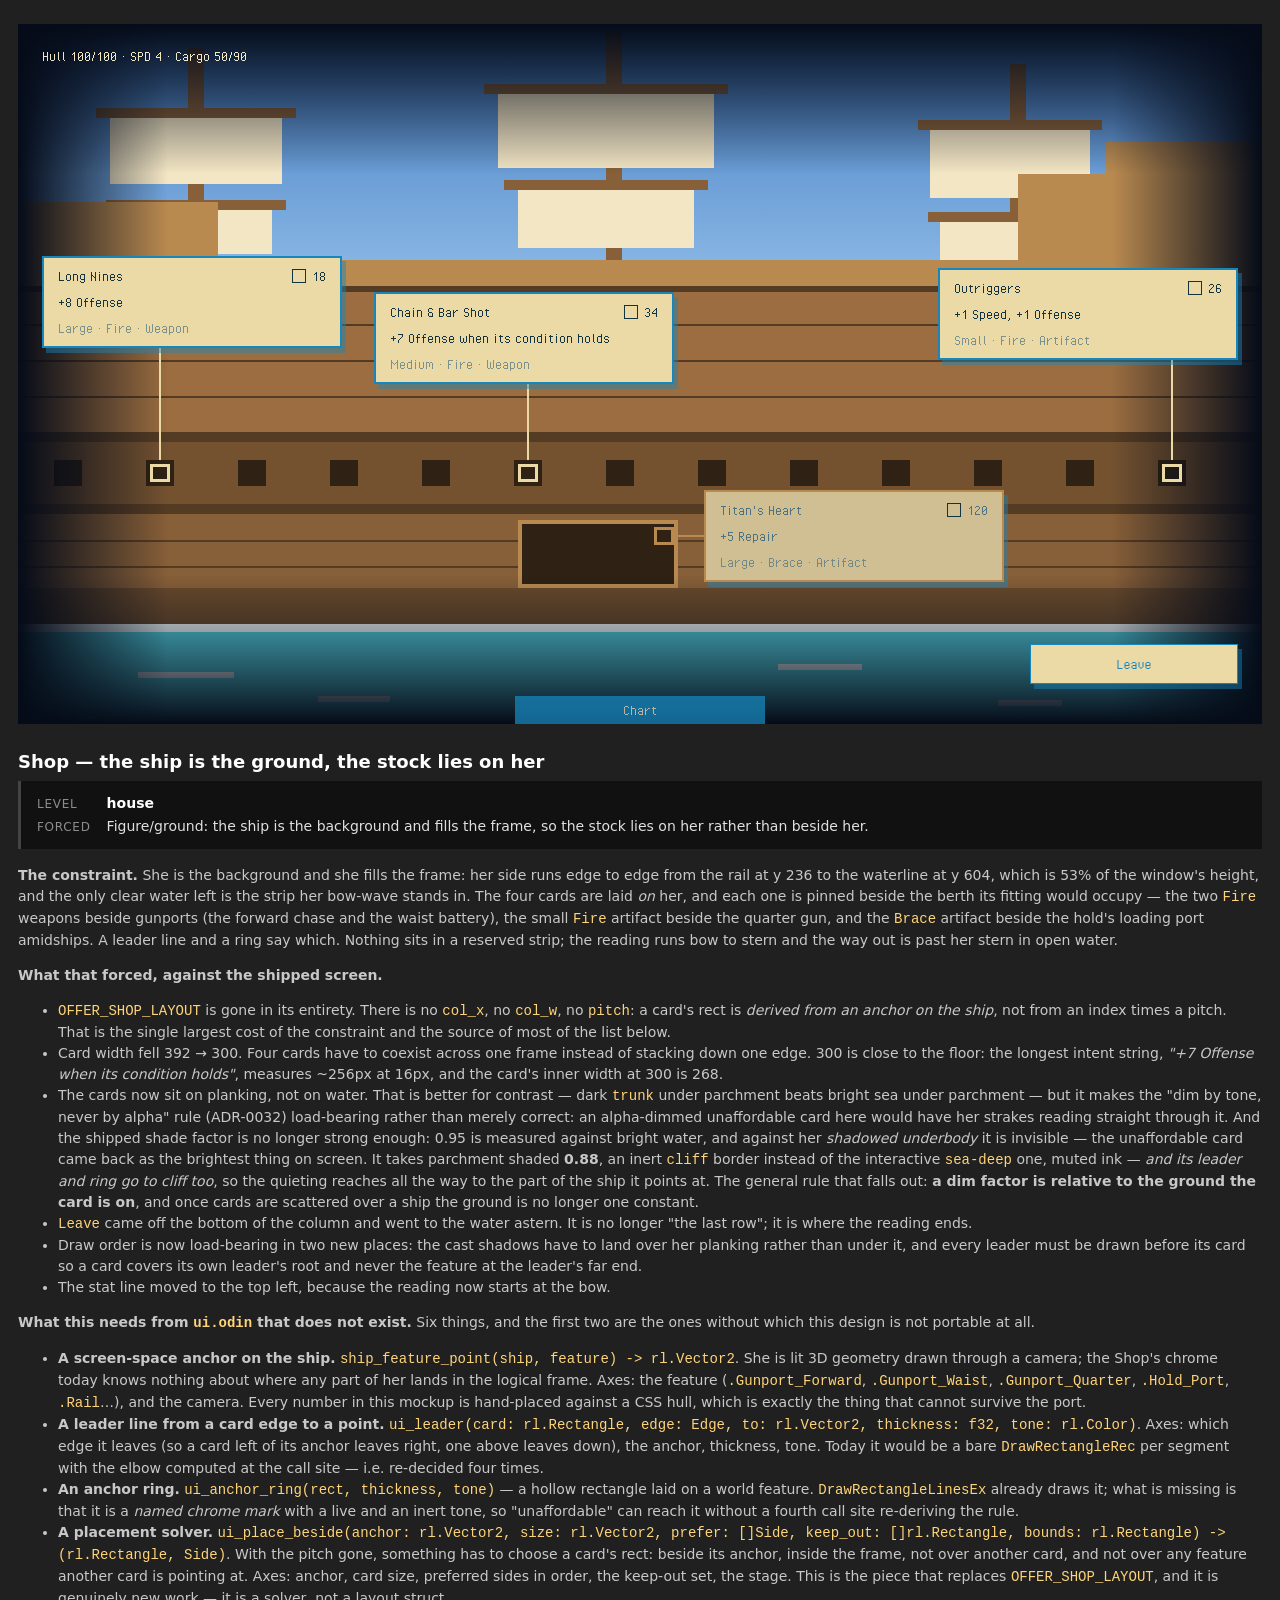
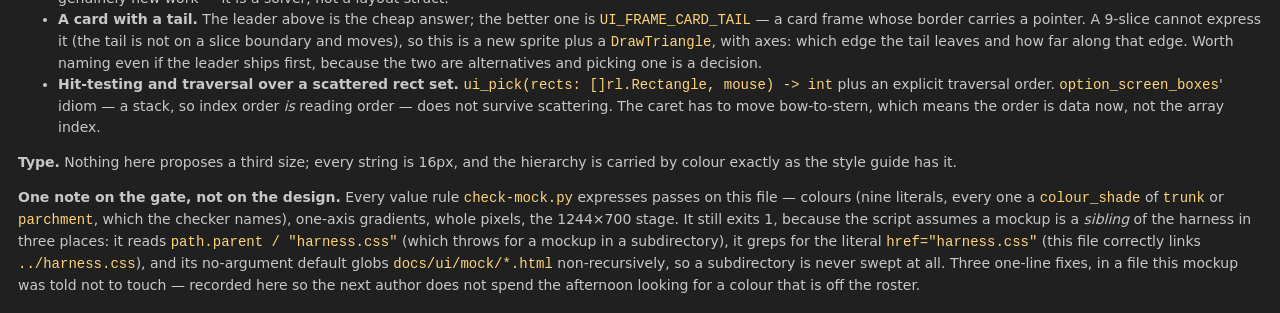
<file: docs/ui/mock/shop/ship-behind.html>
<!doctype html>
<html lang="en">
  <head>
    <meta charset="utf-8" />
    <title>Shop — the ship is the ground</title>
    <link rel="stylesheet" href="../harness.css" />
    <style>
      /* ---------------------------------------------------------------------------------
       * The constraint: she IS the screen. Not a subject beside a column of stock — the
       * whole frame is her side, and the stock lies on top of her, anchored to the part of
       * her it would be fitted to. So everything below is drawn edge to edge, and the only
       * clear water left is the strip in front of her bow-wave.
       *
       * She is blocked in with plain rectangles, exactly as shop.html blocks her in. A hull
       * already exists and already looks right; the question this mockup asks is where the
       * cards go, and a CSS hull would answer a different one badly.
       * ------------------------------------------------------------------------------- */

      .sky {
        left: 0;
        top: 0;
        width: 1244px;
        height: 268px;
        background: linear-gradient(to bottom, var(--sky-high), var(--haze));
      }

      .sea {
        left: 0;
        top: 268px;
        width: 1244px;
        height: 432px;
        background: linear-gradient(to bottom, var(--sea), var(--sea-shallow));
      }

      /* Rig. Blocked in: three sticks, six yards, six squares of canvas. */
      .mast {
        width: 16px;
        background: var(--trunk);
      }

      .yard {
        height: 10px;
        background: var(--trunk);
      }

      .canvas {
        background: var(--cream-bright);
      }

      /* Her side, as one swatch under colour_shade rather than six swatches kept in step by
       * hand: trunk at 1.15 for the sunlit topside, 0.86 for the gun strake, 0.78 for the
       * boot-top, 0.62 for the wales and the planking seams, 0.35 for anything you can see
       * into. The ramp matters — a hull this size drawn in one flat brown is a wall, and the
       * style guide's "never a flat field edge to edge" reads on timber exactly as it reads
       * on water. */
      .castle {
        background: var(--cliff);
      }

      .rail {
        left: 0;
        top: 236px;
        width: 1244px;
        height: 32px;
        background: var(--cliff);
      }

      .rail-shade {
        left: 0;
        top: 262px;
        width: 1244px;
        height: 6px;
        background: #543b23;
      }

      .topside {
        left: 0;
        top: 268px;
        width: 1244px;
        height: 140px;
        background: #9b6d40;
      }

      .side {
        left: 0;
        top: 490px;
        width: 1244px;
        height: 114px;
        background: var(--trunk);
      }

      .seam {
        left: 0;
        width: 1244px;
        height: 2px;
        background: #543b23;
      }

      .strake {
        left: 0;
        top: 418px;
        width: 1244px;
        height: 62px;
        background: #745230;
      }

      .wale {
        left: 0;
        width: 1244px;
        height: 10px;
        background: #543b23;
      }

      .port {
        top: 436px;
        width: 28px;
        height: 26px;
        background: #2f2113;
      }

      /* The hold's loading port, amidships and low. This is what a Brace fitting is fitted
       * into, and it is the anchor the artifact card is pinned beside. */
      .hold {
        left: 500px;
        top: 496px;
        width: 160px;
        height: 68px;
        background: #2f2113;
        border: 4px solid var(--cliff);
      }

      .boot {
        left: 0;
        top: 564px;
        width: 1244px;
        height: 40px;
        background: #694a2c;
      }

      .waterline {
        left: 0;
        top: 600px;
        width: 1244px;
        height: 8px;
        background: var(--foam);
      }

      .chop {
        height: 6px;
        background: var(--foam);
      }

      /* ---------------------------------------------------------------------------------
       * Chrome. Every card is pinned by its own rect — there is no column, no pitch and no
       * col_x. A pin carries z-index so the harness's .cast-shadow (a negative-z second
       * rectangle) lands over her planking instead of under it.
       * ------------------------------------------------------------------------------- */
      .pin {
        position: absolute;
        z-index: 1;
      }

      .card {
        position: absolute;
        left: 0;
        top: 0;
        width: 300px;
        height: 92px;
        padding: 10px 14px;
      }

      .card .name {
        position: absolute;
        left: 14px;
        top: 10px;
      }

      .card .intent {
        position: absolute;
        left: 14px;
        top: 36px;
      }

      .card .spec {
        position: absolute;
        left: 14px;
        top: 62px;
        opacity: 0.7;
      }

      .card .price {
        position: absolute;
        right: 14px;
        top: 10px;
      }

      .crate {
        display: inline-block;
        width: 14px;
        height: 14px;
        border: 1px solid var(--ink);
        margin-right: 6px;
        vertical-align: -2px;
      }

      /* Unaffordable dims by TONE, never by alpha — and the rule bites harder here than it
       * does in the shipped column, because what is behind this card is her planking rather
       * than open water. Parchment shaded 0.95, an inert cliff border instead of the
       * interactive sea-deep one, muted ink, and a leader that goes quiet with it.
       *
       * The factor is 0.88, not the column's 0.95. 0.95 is measured against bright water; on
       * her shadowed underbody it is invisible, and an under-dimmed card there reads as the
       * BRIGHTEST thing on screen — the exact opposite of what it has to say. */
      .card--dear {
        background: #cfbf92;
        border-color: var(--cliff);
        color: var(--ink-muted);
      }

      /* A leader line and the ring at its far end: the card says which part of her it is
       * talking about. Neither exists in ui.odin — see the note. */
      .leader {
        background: var(--parchment);
      }

      .ring {
        border: 3px solid var(--parchment);
      }

      .leader--dear {
        background: var(--cliff);
      }

      .ring--dear {
        border-color: var(--cliff);
      }

      .leave {
        position: absolute;
        left: 0;
        top: 0;
        width: 208px;
        height: 40px;
        text-align: center;
        line-height: 38px;
        color: var(--sea-deep);
      }

      .stat-line {
        left: 24px;
        top: 24px;
      }

      .chart-tab {
        left: 497px;
        top: 672px;
        width: 250px;
        height: 28px;
        background: var(--sea-deep);
        opacity: 0.75;
        text-align: center;
        line-height: 28px;
      }
    </style>
  </head>
  <body>
    <div class="stage">
      <div class="at sky"></div>
      <div class="at sea"></div>

      <!-- Rig, drawn before her side so the masts step through the deck rather than sit on it. -->
      <div class="at mast" style="left: 170px; top: 24px; height: 244px"></div>
      <div class="at mast" style="left: 588px; top: 8px; height: 260px"></div>
      <div class="at mast" style="left: 992px; top: 40px; height: 228px"></div>

      <div class="at yard" style="left: 78px; top: 84px; width: 200px"></div>
      <div class="at yard" style="left: 88px; top: 176px; width: 180px"></div>
      <div class="at yard" style="left: 466px; top: 60px; width: 244px"></div>
      <div class="at yard" style="left: 486px; top: 156px; width: 204px"></div>
      <div class="at yard" style="left: 900px; top: 96px; width: 184px"></div>
      <div class="at yard" style="left: 910px; top: 188px; width: 164px"></div>

      <div class="at canvas" style="left: 92px; top: 94px; width: 172px; height: 66px"></div>
      <div class="at canvas" style="left: 102px; top: 186px; width: 152px; height: 44px"></div>
      <div class="at canvas" style="left: 480px; top: 70px; width: 216px; height: 74px"></div>
      <div class="at canvas" style="left: 500px; top: 166px; width: 176px; height: 58px"></div>
      <div class="at canvas" style="left: 912px; top: 106px; width: 160px; height: 68px"></div>
      <div class="at canvas" style="left: 922px; top: 198px; width: 140px; height: 38px"></div>

      <!-- Forecastle, poop, quarterdeck: the sheer, blocked in as three steps. -->
      <div class="at castle" style="left: 0; top: 178px; width: 200px; height: 58px"></div>
      <div class="at castle" style="left: 1000px; top: 150px; width: 244px; height: 86px"></div>
      <div class="at castle" style="left: 1088px; top: 118px; width: 156px; height: 32px"></div>

      <div class="at rail"></div>
      <div class="at rail-shade"></div>
      <div class="at topside"></div>
      <div class="at side"></div>

      <div class="at seam" style="top: 300px"></div>
      <div class="at seam" style="top: 336px"></div>
      <div class="at seam" style="top: 372px"></div>

      <div class="at wale" style="top: 408px"></div>
      <div class="at strake"></div>
      <div class="at wale" style="top: 480px"></div>

      <div class="at seam" style="top: 516px"></div>
      <div class="at seam" style="top: 542px"></div>

      <div class="at port" style="left: 36px"></div>
      <div class="at port" style="left: 128px"></div>
      <div class="at port" style="left: 220px"></div>
      <div class="at port" style="left: 312px"></div>
      <div class="at port" style="left: 404px"></div>
      <div class="at port" style="left: 496px"></div>
      <div class="at port" style="left: 588px"></div>
      <div class="at port" style="left: 680px"></div>
      <div class="at port" style="left: 772px"></div>
      <div class="at port" style="left: 864px"></div>
      <div class="at port" style="left: 956px"></div>
      <div class="at port" style="left: 1048px"></div>
      <div class="at port" style="left: 1140px"></div>

      <div class="at boot"></div>
      <div class="at hold"></div>
      <div class="at waterline"></div>

      <div class="at chop" style="left: 120px; top: 648px; width: 96px"></div>
      <div class="at chop" style="left: 300px; top: 672px; width: 72px"></div>
      <div class="at chop" style="left: 760px; top: 640px; width: 84px"></div>
      <div class="at chop" style="left: 980px; top: 676px; width: 64px"></div>

      <!-- The vignette frames the world; the chrome sits on top of it, the order
           draw_offer_shop composes in. It matters more here than it does in the shipped
           screen: a card 24px off the left edge is inside the vignette's 150px reach, and
           under it that card would be the dimmest thing on screen. -->
      <div class="vignette"></div>

      <div class="at stat-line body over-water">Hull 100/100 &middot; SPD 4 &middot; Cargo 50/90</div>

      <!-- Leaders and rings first, so a card always covers its own leader's root and never
           the feature at its far end. -->
      <div class="at leader" style="left: 141px; top: 324px; width: 2px; height: 112px"></div>
      <div class="at ring" style="left: 132px; top: 440px; width: 20px; height: 18px"></div>

      <div class="at leader" style="left: 509px; top: 360px; width: 2px; height: 76px"></div>
      <div class="at ring" style="left: 500px; top: 440px; width: 20px; height: 18px"></div>

      <div class="at leader leader--dear" style="left: 656px; top: 511px; width: 30px; height: 2px"></div>
      <div class="at ring ring--dear" style="left: 636px; top: 503px; width: 20px; height: 18px"></div>

      <div class="at leader" style="left: 1153px; top: 336px; width: 2px; height: 100px"></div>
      <div class="at ring" style="left: 1144px; top: 440px; width: 20px; height: 18px"></div>

      <!-- Bow to stern, and each card beside the fitting's own berth. The forward chase,
           the waist battery, the hold, the quarter gun. -->
      <div class="pin" style="left: 24px; top: 232px">
        <div class="card frame-card cast-shadow">
          <span class="name body">Long Nines</span>
          <span class="intent body">+8 Offense</span>
          <span class="spec body muted">Large &middot; Fire &middot; Weapon</span>
          <span class="price body"><i class="crate"></i>18</span>
        </div>
      </div>

      <div class="pin" style="left: 356px; top: 268px">
        <div class="card frame-card cast-shadow">
          <span class="name body">Chain &amp; Bar Shot</span>
          <span class="intent body">+7 Offense when its condition holds</span>
          <span class="spec body muted">Medium &middot; Fire &middot; Weapon</span>
          <span class="price body"><i class="crate"></i>34</span>
        </div>
      </div>

      <div class="pin" style="left: 686px; top: 466px">
        <div class="card frame-card card--dear cast-shadow">
          <span class="name body">Titan's Heart</span>
          <span class="intent body">+5 Repair</span>
          <span class="spec body muted">Large &middot; Brace &middot; Artifact</span>
          <span class="price body"><i class="crate"></i>120</span>
        </div>
      </div>

      <div class="pin" style="left: 920px; top: 244px">
        <div class="card frame-card cast-shadow">
          <span class="name body">Outriggers</span>
          <span class="intent body">+1 Speed, +1 Offense</span>
          <span class="spec body muted">Small &middot; Fire &middot; Artifact</span>
          <span class="price body"><i class="crate"></i>26</span>
        </div>
      </div>

      <!-- The reading runs bow to stern; the way out is past her stern, in clear water. -->
      <div class="pin" style="left: 1012px; top: 620px">
        <div class="leave frame-button body cast-shadow">Leave</div>
      </div>

      <div class="at chart-tab body over-water">Chart</div>
    </div>

    <div class="note">
      <h1>Shop — the ship is the ground, the stock lies on her</h1>
      <dl class="port-cost">
        <dt>level</dt><dd class="level">house</dd>
        <dt>forced</dt><dd>Figure/ground: the ship is the background and fills the frame, so the stock lies on her rather than beside her.</dd>
      </dl>
      <p>
        <strong>The constraint.</strong> She is the background and she fills the frame: her side
        runs edge to edge from the rail at y&nbsp;236 to the waterline at y&nbsp;604, which is 53%
        of the window's height, and the only clear water left is the strip her bow-wave stands in.
        The four cards are laid <em>on</em> her, and each one is pinned beside the berth its
        fitting would occupy — the two <code>Fire</code> weapons beside gunports (the forward
        chase and the waist battery), the small <code>Fire</code> artifact beside the quarter gun,
        and the <code>Brace</code> artifact beside the hold's loading port amidships. A leader
        line and a ring say which. Nothing sits in a reserved strip; the reading runs bow to
        stern and the way out is past her stern in open water.
      </p>
      <p>
        <strong>What that forced, against the shipped screen.</strong>
      </p>
      <ul>
        <li>
          <code>OFFER_SHOP_LAYOUT</code> is gone in its entirety. There is no
          <code>col_x</code>, no <code>col_w</code>, no <code>pitch</code>: a card's rect is
          <em>derived from an anchor on the ship</em>, not from an index times a pitch. That is
          the single largest cost of the constraint and the source of most of the list below.
        </li>
        <li>
          Card width fell 392&nbsp;→&nbsp;300. Four cards have to coexist across one frame
          instead of stacking down one edge. 300 is close to the floor: the longest intent
          string, <em>"+7 Offense when its condition holds"</em>, measures ~256px at 16px, and
          the card's inner width at 300 is 268.
        </li>
        <li>
          The cards now sit on planking, not on water. That is better for contrast — dark
          <code>trunk</code> under parchment beats bright sea under parchment — but it makes the
          "dim by tone, never by alpha" rule (ADR-0032) load-bearing rather than merely correct:
          an alpha-dimmed unaffordable card here would have her strakes reading straight through
          it. And the shipped shade factor is no longer strong enough: 0.95 is measured against
          bright water, and against her <em>shadowed underbody</em> it is invisible — the
          unaffordable card came back as the brightest thing on screen. It takes parchment
          shaded <strong>0.88</strong>, an inert <code>cliff</code> border instead of the
          interactive <code>sea-deep</code> one, muted ink — <em>and its leader and ring go to
          cliff too</em>, so the quieting reaches all the way to the part of the ship it points
          at. The general rule that falls out: <strong>a dim factor is relative to the ground
          the card is on</strong>, and once cards are scattered over a ship the ground is no
          longer one constant.
        </li>
        <li>
          <code>Leave</code> came off the bottom of the column and went to the water astern.
          It is no longer "the last row"; it is where the reading ends.
        </li>
        <li>
          Draw order is now load-bearing in two new places: the cast shadows have to land over
          her planking rather than under it, and every leader must be drawn before its card so a
          card covers its own leader's root and never the feature at the leader's far end.
        </li>
        <li>
          The stat line moved to the top left, because the reading now starts at the bow.
        </li>
      </ul>
      <p>
        <strong>What this needs from <code>ui.odin</code> that does not exist.</strong> Six
        things, and the first two are the ones without which this design is not portable at all.
      </p>
      <ul>
        <li>
          <strong>A screen-space anchor on the ship.</strong>
          <code>ship_feature_point(ship, feature) -&gt; rl.Vector2</code>. She is lit 3D geometry
          drawn through a camera; the Shop's chrome today knows nothing about where any part of
          her lands in the logical frame. Axes: the feature (<code>.Gunport_Forward</code>,
          <code>.Gunport_Waist</code>, <code>.Gunport_Quarter</code>, <code>.Hold_Port</code>,
          <code>.Rail</code>…), and the camera. Every number in this mockup is hand-placed
          against a CSS hull, which is exactly the thing that cannot survive the port.
        </li>
        <li>
          <strong>A leader line from a card edge to a point.</strong>
          <code>ui_leader(card: rl.Rectangle, edge: Edge, to: rl.Vector2, thickness: f32, tone: rl.Color)</code>.
          Axes: which edge it leaves (so a card left of its anchor leaves right, one above leaves
          down), the anchor, thickness, tone. Today it would be a bare
          <code>DrawRectangleRec</code> per segment with the elbow computed at the call site —
          i.e. re-decided four times.
        </li>
        <li>
          <strong>An anchor ring.</strong> <code>ui_anchor_ring(rect, thickness, tone)</code> — a
          hollow rectangle laid on a world feature. <code>DrawRectangleLinesEx</code> already
          draws it; what is missing is that it is a <em>named chrome mark</em> with a live and an
          inert tone, so "unaffordable" can reach it without a fourth call site re-deriving the
          rule.
        </li>
        <li>
          <strong>A placement solver.</strong>
          <code>ui_place_beside(anchor: rl.Vector2, size: rl.Vector2, prefer: []Side, keep_out: []rl.Rectangle, bounds: rl.Rectangle) -&gt; (rl.Rectangle, Side)</code>.
          With the pitch gone, something has to choose a card's rect: beside its anchor, inside
          the frame, not over another card, and not over any feature another card is pointing at.
          Axes: anchor, card size, preferred sides in order, the keep-out set, the stage. This is
          the piece that replaces <code>OFFER_SHOP_LAYOUT</code>, and it is genuinely new work —
          it is a solver, not a layout struct.
        </li>
        <li>
          <strong>A card with a tail.</strong> The leader above is the cheap answer; the better
          one is <code>UI_FRAME_CARD_TAIL</code> — a card frame whose border carries a pointer.
          A 9-slice cannot express it (the tail is not on a slice boundary and moves), so this is
          a new sprite plus a <code>DrawTriangle</code>, with axes: which edge the tail leaves
          and how far along that edge. Worth naming even if the leader ships first, because the
          two are alternatives and picking one is a decision.
        </li>
        <li>
          <strong>Hit-testing and traversal over a scattered rect set.</strong>
          <code>ui_pick(rects: []rl.Rectangle, mouse) -&gt; int</code> plus an explicit traversal
          order. <code>option_screen_boxes</code>' idiom — a stack, so index order <em>is</em>
          reading order — does not survive scattering. The caret has to move bow-to-stern, which
          means the order is data now, not the array index.
        </li>
      </ul>
      <p>
        <strong>Type.</strong> Nothing here proposes a third size; every string is 16px, and the
        hierarchy is carried by colour exactly as the style guide has it.
      </p>
      <p>
        <strong>One note on the gate, not on the design.</strong> Every value rule
        <code>check-mock.py</code> expresses passes on this file — colours (nine literals, every
        one a <code>colour_shade</code> of <code>trunk</code> or <code>parchment</code>, which
        the checker names), one-axis gradients, whole pixels, the 1244&times;700 stage. It still
        exits 1, because the script assumes a mockup is a <em>sibling</em> of the harness in
        three places: it reads <code>path.parent / "harness.css"</code> (which throws for a
        mockup in a subdirectory), it greps for the literal <code>href="harness.css"</code>
        (this file correctly links <code>../harness.css</code>), and its no-argument default
        globs <code>docs/ui/mock/*.html</code> non-recursively, so a subdirectory is never swept
        at all. Three one-line fixes, in a file this mockup was told not to touch — recorded
        here so the next author does not spend the afternoon looking for a colour that is off
        the roster.
      </p>
    </div>
  </body>
</html>
</file>
<file: docs/ui/mock/harness.css>
/* The mockup harness: a browser stage that can only draw what raylib can draw.
 *
 * The divergent, exploratory half of UI design does not belong in a compiled game. Trying a
 * layout should cost a file save and a refresh, not a rebuild, a capture and a PNG in
 * someone's context. This is where that half happens; docs/ui/mock/README.md is the rules
 * and the porting note.
 *
 * The harness's job is to be HONEST, and that is the whole of its difficulty. CSS can draw a
 * great many things this game cannot, and a loop that ends with someone in love with a mockup
 * that cannot ship has cost more than it saved. So everything CSS can be stopped from doing,
 * it is stopped from doing here — with `!important` inside the stage, which beats an author's
 * own rule. What CSS cannot enforce is listed in the README and checked by
 * `python scripts/check-mock.py`.
 *
 * A mockup declares how much of that it is playing by — `house`, `off-style` or `free` — in
 * its own note block, and the checker reads it there. See "THE THREE LEVELS" below.
 */

@import url("pixel-operator.css");

:root {
  /* The roster, from docs/ui/style-guide.md. A mockup uses these names and never a literal:
   * a hex typed by hand is how a mockup drifts off the palette the game is locked to, and
   * check-mock.py fails on one. */
  --sea: #1fa9d0;
  --sea-bright: #2cc3de;
  --sea-shallow: #63e2ec;
  --sea-deep: #1786bc;
  --foam: #f2fbfb;

  --sky-high: #3f79c0;
  --sky: #5a93d2;
  --haze: #8fbce8;
  --cloud: #eef1f8;
  --cloud-shadow: #92b7e0;

  --parchment: #ebd9a6;
  --sand: #d2a968;
  --cliff: #b98a50;
  --rock: #7e5c3a;
  --trunk: #875f38;

  --green-highlight: #9bde57;
  --green-light: #57c94d;
  --green: #2fa23e;
  --green-deep: #1b6a2b;

  --coral: #e1552b; /* scarce by law: danger and damage, nothing else */

  --ink: #12333f;
  --ink-muted: #4c7385;
  --cream-bright: #f3e6c4;

  /* The navy ramp the unre-coloured screens still draw from. */
  --deep: #081127;
  --mid: #0a1c30;
  --shallow: #0e2e3f;
  --vignette: #050b18;
  --steel: #8aa9d6;
  --cream: #e7d2a3;
  --cyan: #6fe0ec;

  /* The type scale, whole. Pixel Operator is a native-16px face; these are the sizes it is
   * measured 0% antialiased at, and a mockup that invents a third is proposing a new atlas. */
  --title: 32px;
  --body: 16px;
}

html,
body {
  margin: 0;
  padding: 0;
  background: #202020; /* the desk the stage sits on — outside the stage, so not roster-bound */
}

/* The stage is the window, exactly. Not a percentage and not a max-width: a mockup measured
 * at any other size is measuring a layout the game will never show. */
.stage {
  position: relative;
  width: 1244px;
  height: 700px;
  overflow: hidden;
  margin: 24px auto;
  font-family: "Pixel Operator", monospace;
  font-size: var(--body);
  line-height: 1;
  color: var(--ink);
  background: var(--sea);
}

.stage,
.stage *,
.stage *::before,
.stage *::after {
  box-sizing: border-box;
}

/* Everything the game cannot draw, refused. `!important` so an author's own rule loses:
 * a harness that merely documents its constraints is a harness that does not have any.
 *
 *   border-radius   nothing rounds a rectangle's corner; a rounded frame is a 9-slice sprite
 *   filter/blur     there is no blur pass; a soft edge is painted into a sprite or absent
 *   text-shadow     glyphs blit from an atlas
 *   transform       every draw call takes absolute coordinates
 *   transition      a mockup is one frame, and animation is judged in the game
 *   box-shadow      raylib's shadow is a second rectangle — .cast-shadow below draws one
 *   antialiasing    a pixel face resampled is the whole thing this game is avoiding
 *
 * `:not(.free)` is the one door out, and it is narrow on purpose — see the block below.
 */
.stage:not(.free),
.stage:not(.free) *,
.stage:not(.free) *::before,
.stage:not(.free) *::after {
  border-radius: 0 !important;
  filter: none !important;
  backdrop-filter: none !important;
  text-shadow: none !important;
  transform: none !important;
  transition: none !important;
  animation: none !important;
  box-shadow: none !important;
  image-rendering: pixelated;
  -webkit-font-smoothing: none;
  font-smooth: never;
  text-rendering: geometricPrecision;
}

/* THE THREE LEVELS, and where each one is enforced.
 *
 *   house      the roster, the type scale, and every refusal above. Ports.
 *   off-style  the refusals above, and nothing else — any palette, any type size, coral
 *              unreserved. Still ports: a colour is a colour to a draw call.
 *   free       neither. Blur, round a corner, rotate. Does NOT port, and the note block
 *              says what the engine work is.
 *
 * Only `free` is a CSS matter, because the style layer was never enforced here — a roster
 * name is a variable, not a rule, and `check-mock.py` is what makes it binding. So this
 * stylesheet has exactly one door out (`.stage.free`, via the `:not(.free)` above) and the
 * checker has the other two.
 *
 * What `free` does NOT get is a different stage. 1244x700 is the window, not a style, and a
 * mockup measured at any other size cannot be set beside the others and judged.
 */
.stage.free {
  image-rendering: auto;
  -webkit-font-smoothing: auto;
  text-rendering: auto;
}

/* A cast shadow is a second rectangle offset behind the first, which is exactly what
 * ui_shadow does: (x + 4, y + 5) at the card's own size, COLOUR_SEA_DEEP faded 0.45
 * (UI_SHADOW_OFFSET is Ui_Space.Tight = 4, and the drop carries one extra pixel down).
 *
 * It CANNOT be a single pseudo-element behind the card. `z-index: -1` puts the pseudo in the
 * nearest ancestor that forms a stacking context, and neither `.stage` (position: relative,
 * z-index: auto) nor an `.at` div forms one — so it escapes to the document root and paints
 * before the stage's own background, i.e. nowhere at all. The failure is silent: the class is
 * spelled, the mockup looks fine, and the shadow the style guide leans on is simply absent.
 * Giving the card a stacking context of its own only moves the bug, since a stacking
 * context's own background paints BEFORE its negative children — the shadow would then tint
 * the card it is supposed to sit under.
 *
 * So the shadow is drawn as the two strips of itself an opaque card does not cover, which is
 * pixel-for-pixel what the single offset rectangle leaves visible. No stacking games, no
 * discipline asked of the mockup, and it works over a world layer or the bare stage alike.
 *
 * The one subtlety: an absolutely positioned pseudo is measured from its parent's PADDING
 * box, so the parent's own border run has to be added back or the throw comes out short by
 * the border weight. `--edge` carries it, per frame. */
.cast-shadow {
  position: relative;
  --edge: 0px;
}

.frame-panel.cast-shadow,
.frame-button.cast-shadow {
  --edge: 1px;
}

.frame-card.cast-shadow,
.frame-button--hover.cast-shadow {
  --edge: 2px;
}

.cast-shadow::before,
.cast-shadow::after {
  content: "";
  position: absolute;
  background: var(--sea-deep);
  opacity: 0.45;
  pointer-events: none;
}

/* Down the right edge: the full height of the offset rectangle. */
.cast-shadow::before {
  left: calc(100% + var(--edge));
  top: calc(5px - var(--edge));
  width: 4px;
  height: calc(100% + 2 * var(--edge));
}

/* Along the foot, stopping where the strip above already covers, so the corner is one
 * thickness of 0.45 rather than two. */
.cast-shadow::after {
  left: calc(4px - var(--edge));
  top: calc(100% + var(--edge));
  width: calc(100% + 2 * var(--edge) - 4px);
  height: 5px;
}

/* Absolute placement is the default posture, because every raylib draw call takes an
 * absolute rect. Flow layout is allowed inside a box whose own rect is placed — that is
 * what a stack of cards is — but a mockup whose whole composition depends on the browser's
 * flow has not said where anything is. */
.at {
  position: absolute;
}

/* The chrome frames, as the game blits them (presentation/ui_frame.odin). Borders here are
 * the frames' own border runs at their native thickness, so a mockup that uses these is
 * proposing chrome that already exists rather than chrome someone would have to draw. */
.frame-panel {
  background: var(--parchment);
  border: 1px solid var(--rock);
  outline: 1px solid var(--sand);
  outline-offset: -3px;
  box-shadow: none;
}

.frame-panel::after {
  content: "";
  position: absolute;
  inset: 1px;
  border: 1px solid var(--cliff);
  pointer-events: none;
}

.frame-card {
  background: var(--parchment);
  border: 2px solid var(--sea-deep);
}

.frame-button {
  background: var(--parchment);
  border: 1px solid var(--sea-deep);
  border-top-color: var(--sea-deep);
}

.frame-button--hover {
  border-width: 2px;
}

.frame-button--press {
  background: var(--sand);
}

/* Type. Two sizes, and a mockup proposing a third is proposing a new atlas — say so in the
 * mockup's own note rather than typing a number. */
.title {
  font-size: var(--title);
}

.body {
  font-size: var(--body);
}

.muted {
  color: var(--ink-muted);
}

/* Text over the sea, never on parchment (style guide, the roster's two ink rules). */
.over-water {
  color: var(--cream-bright);
}

/* The vignette every screen closes with — four one-axis gradients, which is exactly the
 * DrawRectangleGradientV/H pair the game draws. One-axis gradients are the only kind that
 * port; a radial or an angled one has no draw call behind it. */
.vignette {
  position: absolute;
  inset: 0;
  pointer-events: none;
  background:
    linear-gradient(to bottom, var(--vignette), transparent 150px),
    linear-gradient(to top, var(--vignette), transparent 150px),
    linear-gradient(to right, var(--vignette), transparent 150px),
    linear-gradient(to left, var(--vignette), transparent 150px);
}

/* A caption under a mockup, outside the stage — notes, the constraint the mockup was given,
 * whatever the author needs to say. Not roster-bound, because it never ships. */
.note {
  width: 1244px;
  margin: 0 auto 40px;
  color: #c8c8c8;
  font: 14px/1.5 system-ui, sans-serif;
}

.note h1 {
  font-size: 18px;
  margin: 0 0 6px;
  color: #ffffff;
}

.note code {
  color: #ffd479;
}

/* The port cost, in fields, at the top of the note. Every mockup carries one and the checker
 * fails without it — it is where the declared level lives, and it is what somebody standing
 * in front of nine options reads to see which of them is a widget and which is a month. A
 * field with nothing to say is left out rather than filled with "n/a". */
.note .port-cost {
  display: grid;
  grid-template-columns: max-content 1fr;
  gap: 2px 16px;
  margin: 0 0 16px;
  padding: 12px 16px;
  background: #111;
  border-left: 3px solid #444;
}

.note .port-cost dt {
  color: #8c8c8c;
  text-transform: uppercase;
  letter-spacing: 0.06em;
  font-size: 12px;
  padding-top: 2px;
}

.note .port-cost dd {
  margin: 0;
  color: #e0e0e0;
}

/* The declared level, loud, because it is the first thing to know about an option: what it
 * was allowed to do decides what its picture is evidence of. */
.note .port-cost dd.level {
  color: #ffffff;
  font-weight: 600;
}
</file>
